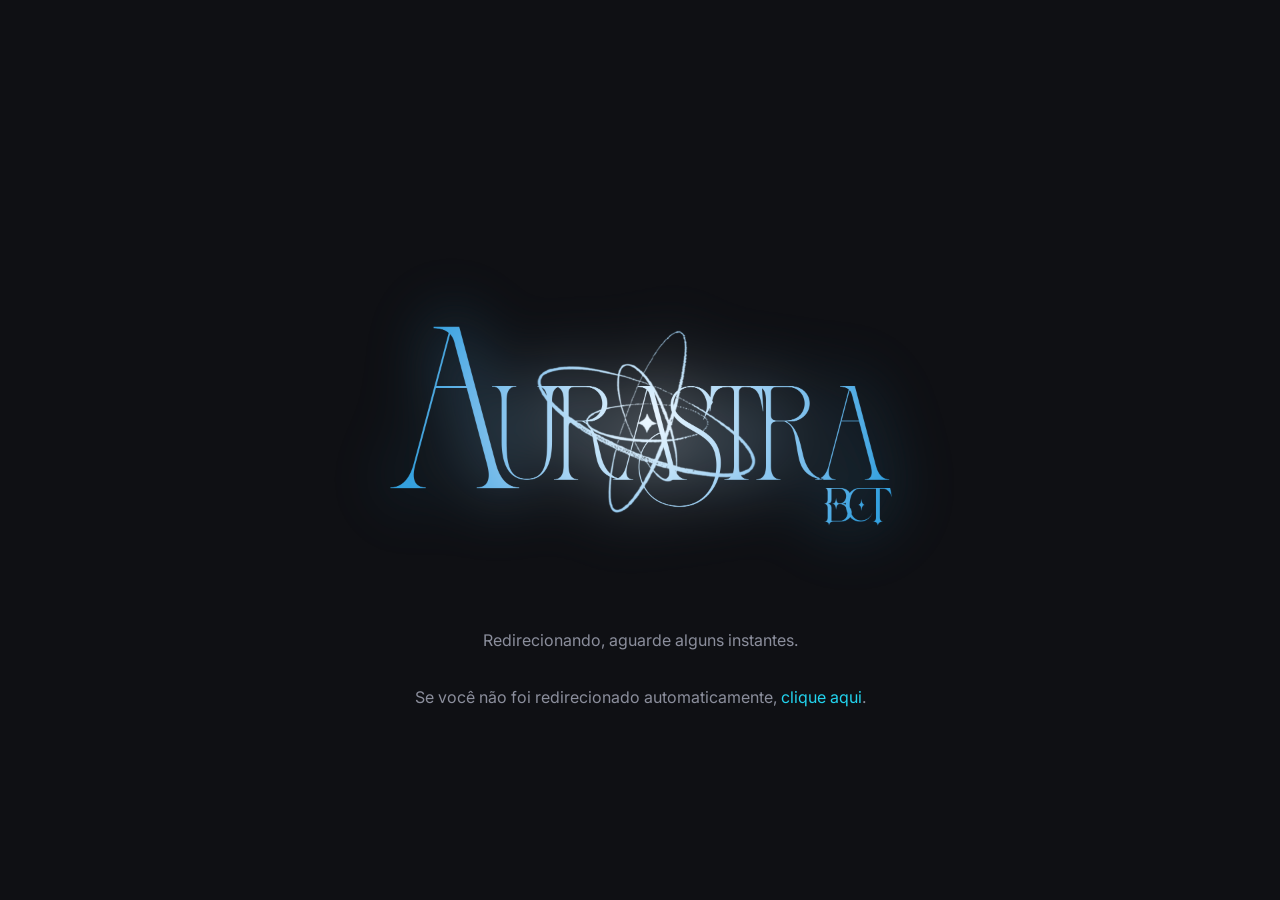
<file: index.html>
<!doctype html>
<html lang="en">

<head>
  <meta charset="utf-8" />
  <meta name="viewport" content="width=device-width, initial-scale=1" />
  <title>Aurastra</title>
  <link rel="preconnect" href="https://fonts.googleapis.com" />
  <link rel="preconnect" href="https://fonts.gstatic.com" crossorigin />
  <link rel="icon" type="image/x-icon" href="assets/icons/favicon.ico">
  <link
    href="https://fonts.googleapis.com/css2?family=Cinzel:wght@500;600;700;800&family=Inter:wght@400;500;600;700;800&family=JetBrains+Mono:wght@400;500&display=swap"
    rel="stylesheet" />
  <link href="css/style.css" rel="stylesheet">
  <meta http-equiv='refresh' content='1; URL=/wiki/index.html' />
  <style>
    .banner-page {
      min-height: 100vh;
      display: flex;
      flex-direction: column;
      align-items: center;
      justify-content: center;
    }

    .banner-page img {
      width: 50%;
      height: auto;
    }

    .p {
      font-family: 'Inter', sans-serif;
      margin-top: 1rem;
      color: var(--muted);
    }
  </style>
</head>
<body>
  <main class="banner-page">
    <img src="assets/images/banner.webp" alt="Aurastra banner">
    <p class="p">Redirecionando, aguarde alguns instantes.</p>
    <p class="p">Se você não foi redirecionado automaticamente, <a href="/wiki/index.html">clique aqui</a>.</p>
  </main>
</body>
</html>
</file>
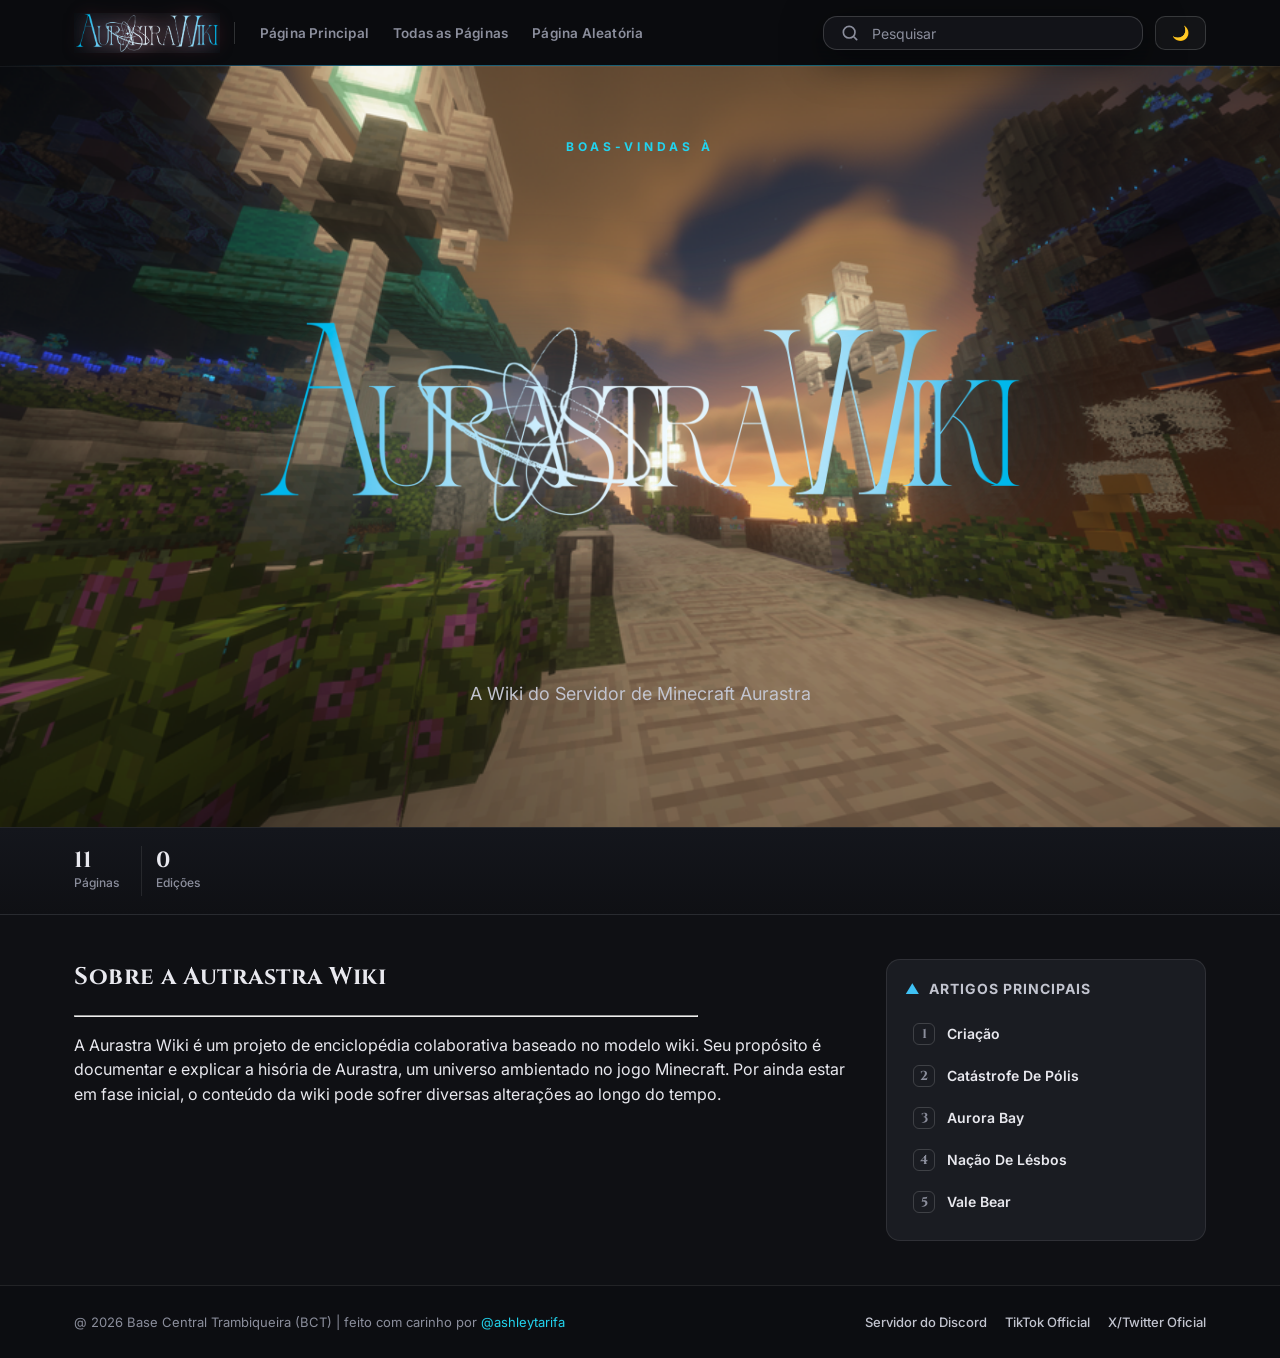
<file: wiki/index.html>
<!doctype html>
<html lang="en">

<head>
  <meta charset="utf-8" />
  <meta name="viewport" content="width=device-width, initial-scale=1" />
  <title>Aurastra Wiki</title>
  <link rel="preconnect" href="https://fonts.googleapis.com" />
  <link rel="preconnect" href="https://fonts.gstatic.com" crossorigin />
  <link rel="icon" type="image/x-icon" href="../assets/icons/favicon.ico">
  <link
    href="https://fonts.googleapis.com/css2?family=Cinzel:wght@500;600;700;800&family=Inter:wght@400;500;600;700;800&family=JetBrains+Mono:wght@400;500&display=swap"
    rel="stylesheet" />
  <link href="/css/style.css" rel="stylesheet">
  <style>
    .banner-page {
      display: flex;
      flex-direction: column;
      align-items: center;
      justify-content: center;
    }

    .banner-page img {
      width: 80%;
      height: auto;
    }
    </style>
</head>

<body>

  <!-- ============ TOP BAR ============ -->
  <header class="topbar">
    <div class="topbar__inner">
      <button class="nav-toggle" id="navToggle" aria-label="Open menu" aria-expanded="false" aria-controls="primaryNav">
        <span></span><span></span><span></span>
      </button>
      <a class="brand" href="#" aria-label="Verdant Empire Wiki home">
        <span class="brand__mark" aria-hidden="true">
          <img src="../assets/icons/topiconnew.png" alt="" height="40">
        </span>
      </a>
      <div class="topbar__divider" aria-hidden="true"></div>
      <nav class="primary-nav" id="primaryNav" aria-label="Primary">
        <a href="#">Página Principal</a>
        <a href="/wiki/Todas_As_Páginas/">Todas as Páginas</a>
        <a href="#" data-random-page>Página Aleatória</a>
      </nav>
      <form class="hero-search" id="searchForm" role="search" autocomplete="off">
        <div class="hero-search__field">
          <svg class="hero-search__icon" viewBox="0 0 24 24" width="20" height="20" aria-hidden="true">
            <circle cx="11" cy="11" r="7" fill="none" stroke="currentColor" stroke-width="2" />
            <path d="m20 20-3.2-3.2" stroke="currentColor" stroke-width="2" stroke-linecap="round" />
          </svg>
          <input type="search" id="searchInput" class="hero-search__input" placeholder="Pesquisar"
            aria-label="Pesquisar páginas da wiki"
            aria-expanded="false" aria-controls="searchPreview" role="combobox" aria-autocomplete="list" />
        </div>
        <ul class="search-preview" id="searchPreview" role="listbox" aria-label="Resultados da pesquisa" hidden></ul>
      </form>
      <div class="topbar__actions">
        <button class="btn btn--ghost" id="randomBtn" type="button">🌙</button>

      </div>
    </div>
  </header>


  <main id="main">
    <!-- ============ HERO ============ -->
    <section class="hero" id="top" aria-label="Verdant Empire">

      <div class="hero__content">
        <p class="hero__eyebrow">Boas-vindas à</p>
        <main class="banner-page"><img src="../assets/images/wiki.png"></main>
        <p class="hero__sub">
          A Wiki do Servidor de Minecraft Aurastra

        </p>


      </div>

    </section>

    <!-- ============ BARRA DE STATUS ============ -->
    <section class="stats" aria-label="Wiki statistics">
      <div class="stats__inner">
        <div class="stat"><span class="stat__num" data-count="11">0</span><span class="stat__label">Páginas</span></div>
        <div class="stat"><span class="stat__num" data-count="0">0</span><span class="stat__label">Edições</span></div>
        <!-- <div class="stat"><span class="stat__num" data-count="0">0</span><span class="stat__label">Editores</span></div> -->
      </div>
    </section>

    <div class="container layout">
      <div class="layout__main">

        <!-- =========== ARTIGO EM DESTAQUE ============ -->

        <!-- placeholder, remover quando tiver mais paginas 


        <section class="featured" id="featured" aria-label="Featured character">
          <div class="section-head">
            <h2 class="section-title">Artigo em Destaque</h2>
          </div>
          <hr style="width:80%;text-align:left;margin-left:0">
          <br>

          <article class="hl-card" id="hlCard" aria-live="polite">
            <div class="hl-card__art">
              <img id="hlImg" src="../assets/images/temp_featured.png" alt="Seraphine Vale" width="520" height="640">
            </div>
            <div class="hl-card__body">

              <h3 class="hl-card__name" id="hlName">O Corvo</h3>
              <p class="hl-card__role" id="hlRole">The Ashbound Heir · Wielder of the Glass Crown</p>
              <p class="hl-card__desc" id="hlDesc">
                Lorem ipsum dolor sit amet, consectetur adipiscing elit, sed do eiusmod tempor incididunt ut labore et
                dolore magna aliqua
              </p>
              <div class="hl-card__meta" id="hlMeta">
                <span><strong>Allegiance</strong> The Thornwood Pact</span>
                <span><strong>First seen</strong> Vol. I — Ashes of Vale</span>
                <span><strong>Status</strong> Alive (Reign of Glass)</span>
              </div>
              <div class="hl-card__actions">
                <a class="btn btn--primary" href="#" onclick="return false;">Ler artigo inteiro</a>
              </div>
            </div>
          </article>

          <div class="featured__dots" id="rotDots" role="tablist" aria-label="Featured selector"></div>
        </section>
        
        -->

        <!-- ============ categorias principais ============ -->

        <!-- placeholder, remover quando tiver mais paginas 
        <section class="lore" id="characters" aria-label="Explore the lore">
          <div class="section-head">
            <h2 class="section-title">Categorias Principais</h2>
            <a class="section-link" href="Todas_As_Páginas/index.html">Todas as páginas →</a>

          </div>
          <hr style="width:80%;text-align:left;margin-left:0">
          <br>
          <div class="lore__grid">
            <a class="lore-card" href="#characters" data-glow="rose" id="factions">
              <div class="lore-card__thumb"><img src="https://picsum.photos/seed/aurastra-characters/640/260" alt=""
                  loading="lazy"></div>
              <div class="lore-card__body">
                <h3 class="lore-card__title">Nações</h3>
                <p class="lore-card__desc">texto placeholder</p>
                <span class="lore-card__count">XX páginas</span>
              </div>
            </a>
            <a class="lore-card" href="#characters" data-glow="cyan">
              <div class="lore-card__thumb"><img src="https://picsum.photos/seed/aurastra-factions/640/260" alt=""
                  loading="lazy"></div>
              <div class="lore-card__body">
                <h3 class="lore-card__title">Selos</h3>
                <p class="lore-card__desc">texto placeholder</p>
                <span class="lore-card__count">XX pages</span>
              </div>
            </a>
            <a class="lore-card" href="#characters" data-glow="amber" id="locations">
              <div class="lore-card__thumb"><img src="https://picsum.photos/seed/aurastra-locations/640/260" alt=""
                  loading="lazy"></div>
              <div class="lore-card__body">
                <h3 class="lore-card__title">Conquistas</h3>
                <p class="lore-card__desc">texto placeholder</p>
                <span class="lore-card__count">XX páginas</span>
              </div>
            </a>
            <a class="lore-card" href="#characters" data-glow="violet">
              <div class="lore-card__thumb"><img src="https://picsum.photos/seed/aurastra-items/640/260" alt=""
                  loading="lazy"></div>
              <div class="lore-card__body">
                <h3 class="lore-card__title">Relíquias</h3>
                <p class="lore-card__desc">texto placeholder</p>
                <span class="lore-card__count">XX páginas</span>
              </div>
            </a>

          </div>
        -->
        </section>

        <section class="featured" id="featured" aria-label="Featured character">
          <div class="section-head">
            <h2 class="section-title">Sobre a Autrastra Wiki</h2>
            <div class="featured__nav">
            </div>
          </div>
          <hr style="width:80%;text-align:left;margin-left:0">
          <p>A Aurastra Wiki é um projeto de enciclopédia colaborativa baseado no modelo wiki.
            Seu propósito é documentar e explicar a hisória de Aurastra, um universo ambientado no jogo Minecraft.
            Por ainda estar em fase inicial, o conteúdo da wiki pode sofrer diversas alterações ao longo do tempo.</p>
        </section>
      </div>



      <!-- ============ BARRA DO LADO ============ -->
      <aside class="layout__rail" aria-label="Wiki activity">
        <section class="panel" id="trending">
          <h2 class="panel__title"><span class="panel__icon">▲</span>Artigos Principais</h2>
          <ol class="trend-list">
            <li><a href="Criação/"><span class="trend-list__rank">1</span><span class="trend-list__name">Criação</span></a></li>
            <li><a href="Catástrofe_De_Pólis/"><span class="trend-list__rank">2</span><span
                  class="trend-list__name">Catástrofe De Pólis</span></a></li>
            <li><a href="Aurora_Bay/"><span class="trend-list__rank">3</span><span class="trend-list__name">Aurora Bay</span></a>
            </li>
            <li><a href="Nação_De_Lésbos"><span class="trend-list__rank">4</span><span class="trend-list__name">Nação De Lésbos</span></a>
            </li>
            <li><a href="Vale_Bear/"><span class="trend-list__rank">5</span><span class="trend-list__name">Vale Bear</span></a></li>
          </ol>
        </section>
      </aside>
    </div>




  </main>

  <!-- ============ FOOTER ============ -->
  <footer class="footer">
    <div class="footer__inner">
      <p>@ 2026 Base Central Trambiqueira (BCT) | feito com carinho por <a href="https://ashleytarifa.github.io/"
          target="_blank">@ashleytarifa</a></p>
      <nav class="footer__links" aria-label="Footer">
        <a href="https://discord.gg/Tp44KXT7Qw" target="_blank">Servidor do Discord</a>
        <a href="https://www.tiktok.com/@aurastrabct" target="_blank">TikTok Official</a>
        <a href="https://x.com/ServerBaseCT" target="_blank">X/Twitter Oficial</a>
      </nav>
    </div>
  </footer>

  <div class="toast" id="toast" role="status" aria-live="polite"></div>
  <div class="nav-scrim" id="navScrim" hidden></div>
  <script src="../js/script.js"></script>
</body>

</html>
</file>
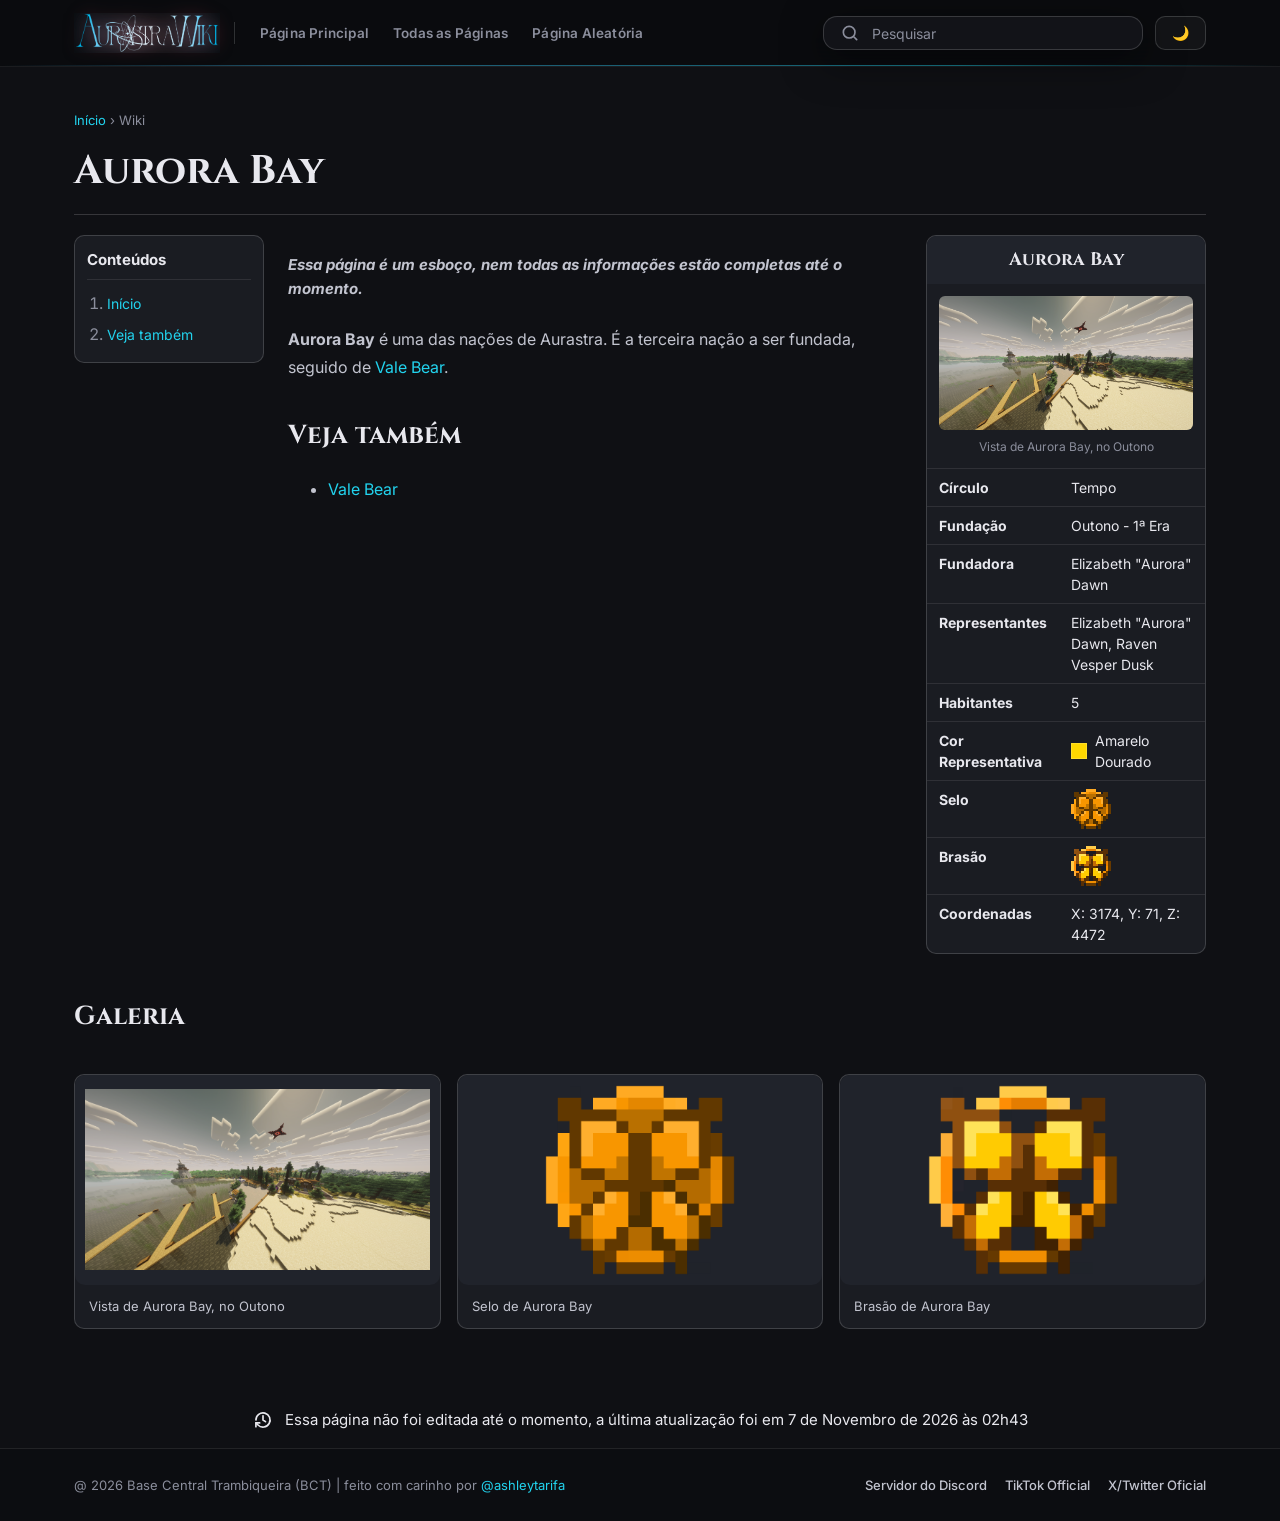
<file: wiki/Aurora_Bay/index.html>
<!doctype html>
<html lang="en">

<head>
  <meta charset="utf-8" />
  <meta name="viewport" content="width=device-width, initial-scale=1" />
  <title>Aurora Bay — Aurastra Wiki</title>
  <link rel="preconnect" href="https://fonts.googleapis.com" />
  <link rel="preconnect" href="https://fonts.gstatic.com" crossorigin />
  <link rel="icon" type="image/x-icon" href="../../assets/icons/favicon.ico">
  <link
    href="https://fonts.googleapis.com/css2?family=Cinzel:wght@500;600;700;800&family=Inter:wght@400;500;600;700;800&family=JetBrains+Mono:wght@400;500&display=swap"
    rel="stylesheet" />
  <link href="../../css/style.css" rel="stylesheet">
  <style>
    .article--wiki {
      max-width: 1180px;
      padding-bottom: 0;
    }

    .wiki-note {
      display: flex;
      align-items: center;
      gap: 8px;
      margin: 18px 0 24px;
      color: var(--ink-2);
      font-size: 15px;
      font-style: italic;
      line-height: 1.6;
    }

    .wiki-note svg {
      width: 18px;
      height: 18px;
      flex: none;
      color: var(--muted);
    }

    .wiki-update {
      display: flex;
      align-items: center;
      justify-content: center;
      gap: 12px;
      margin-top: 40px;
      padding: 16px 24px;
      background: var(--bg2);
      color: var(--ink);
      font-size: 15px;
      line-height: 1.5;
      text-align: center;
    }

    .wiki-update svg {
      width: 20px;
      height: 20px;
      flex: none;
    }

    .article__layout {
      display: grid;
      grid-template-columns: minmax(0, 1fr) 280px;
      gap: 28px;
      align-items: start;
    }

    .wiki-infobox {
      overflow: hidden;
      border: 1px solid var(--line-2);
      border-radius: var(--r-md);
      background: var(--panel);
    }

    .wiki-infobox h2 {
      margin: 0;
      padding: 10px 14px;
      color: var(--ink);
      background: var(--panel-2);
      font-family: var(--display);
      font-size: 18px;
      text-align: center;
    }

    .wiki-infobox figure {
      margin: 0;
      padding: 12px;
    }

    .wiki-infobox img {
      width: 100%;
      max-height: 360px;
      object-fit: cover;
      border-radius: var(--r-sm);
    }

    .wiki-infobox figcaption {
      margin-top: 8px;
      color: var(--muted);
      font-size: 12px;
      line-height: 1.5;
      text-align: center;
    }

    .wiki-infobox table {
      width: 100%;
      border-collapse: collapse;
      font-size: 14px;
      line-height: 1.5;
    }

    .wiki-infobox th,
    .wiki-infobox td {
      padding: 8px 12px;
      border-top: 1px solid var(--line);
      text-align: left;
      vertical-align: top;
    }

    .wiki-infobox th {
      width: 40%;
      color: var(--ink);
    }

    .wiki-color {
      display: inline-flex;
      align-items: center;
      gap: 8px;
    }

    .wiki-color__swatch {
      width: 16px;
      height: 16px;
      flex: none;
      border: 1px solid var(--line-2);
      background: #FFD700;
    }

    .wiki-infobox .wiki-seal {
      width: 40px;
      height: 40px;
      max-height: none;
      object-fit: contain;
      image-rendering: pixelated;
      border-radius: 0;
    }

    .wiki-gallery {
      margin-top: 40px;
    }

    .wiki-gallery h2 {
      margin-top: 0;
    }

    .wiki-gallery__grid {
      display: grid;
      grid-template-columns: repeat(auto-fit, minmax(min(100%, 220px), 1fr));
      gap: 16px;
    }

    .wiki-gallery__item {
      min-width: 0;
      margin: 0;
      overflow: hidden;
      border: 1px solid var(--line-2);
      border-radius: var(--r-md);
      background: var(--panel);
    }

    .wiki-gallery__item img {
      display: block;
      width: 100%;
      height: 210px;
      padding: 10px;
      object-fit: contain;
      background: var(--panel-2);
    }

    .wiki-gallery__item img:focus-visible {
      outline: 3px solid var(--accent);
      outline-offset: -3px;
    }

    .wiki-gallery__item figcaption {
      margin: 0;
      padding: 12px 14px;
      color: var(--ink-2);
      font-size: 13px;
      line-height: 1.5;
      text-align: left;
    }

    @media (max-width: 560px) {
      .article__layout {
        grid-template-columns: minmax(0, 1fr);
      }

      .wiki-update {
        padding: 14px 16px;
        font-size: 14px;
      }
    }
  </style>
</head>

<body>

  <!-- ============ TOP BAR ============ -->
  <header class="topbar">
    <div class="topbar__inner">
      <button class="nav-toggle" id="navToggle" aria-label="Open menu" aria-expanded="false" aria-controls="primaryNav">
        <span></span><span></span><span></span>
      </button>
      <a class="brand" href="../index.html" aria-label="Verdant Empire Wiki home">
        <span class="brand__mark" aria-hidden="true">
          <img src="../../assets/icons/topiconnew.png" alt="" height="40">
        </span>
      </a>
      <div class="topbar__divider" aria-hidden="true"></div>
      <nav class="primary-nav" id="primaryNav" aria-label="Primary">
        <a href="../index.html">Página Principal</a>
        <a href="/wiki/Todas_As_Páginas/">Todas as Páginas</a>
        <a href="#" data-random-page>Página Aleatória</a>
      </nav>
      <form class="hero-search" id="searchForm" role="search" autocomplete="off">
        <div class="hero-search__field">
          <svg class="hero-search__icon" viewBox="0 0 24 24" width="20" height="20" aria-hidden="true">
            <circle cx="11" cy="11" r="7" fill="none" stroke="currentColor" stroke-width="2" />
            <path d="m20 20-3.2-3.2" stroke="currentColor" stroke-width="2" stroke-linecap="round" />
          </svg>
          <input type="search" id="searchInput" class="hero-search__input" placeholder="Pesquisar"
            aria-label="Pesquisar páginas da wiki" aria-expanded="false" aria-controls="searchPreview" role="combobox"
            aria-autocomplete="list" />
        </div>
        <ul class="search-preview" id="searchPreview" role="listbox" aria-label="Resultados da pesquisa" hidden></ul>
      </form>
      <div class="topbar__actions">
        <button class="btn btn--ghost" id="randomBtn" type="button">🌙</button>

      </div>
    </div>
  </header>

  <main id="main">
    <article class="container article article--wiki">
      <p class="article__crumb"><a href="/">Início</a> › Wiki</p>
      <h1 class="article__title">Aurora Bay</h1>

      <div class="article__layout article__layout--wiki-toc-infobox">
        <div class="article__body">
          <blockquote class="wiki-note">
            <strong>Essa página é um esboço, nem todas as informações estão completas até o momento.</strong>
          </blockquote>
          <p><strong>Aurora Bay</strong> é uma das nações de Aurastra. É a terceira nação a ser fundada, seguido de <a href="../Vale_Bear/">Vale Bear</a>.</p>
          <h2>Veja também</h2>
          <ul>
            <li><a href="../Vale_Bear/">Vale Bear</a></li>
          </ul>
        </div>
        <aside class="wiki-infobox" aria-label="Informações sobre Aurora Bay">
          <h2>Aurora Bay</h2>
          <figure>
            <img src="../../assets/images/lugares/aurora_outono.png" alt="Vista de cima de Aurora Bay">
            <figcaption>Vista de Aurora Bay, no Outono</figcaption>
          </figure>
          <table>
            <tbody>
              <tr>
                <th scope="row">Círculo</th>
                <td>Tempo</td>
              </tr>
              <tr>
                <th scope="row">Fundação</th>
                <td>Outono - 1ª Era</td>
              </tr>
              <tr>
                <th scope="row">Fundadora</th>
                <td>Elizabeth "Aurora" Dawn</td>
              </tr>
              <tr>
                <th scope="row">Representantes</th>
                <td>Elizabeth "Aurora" Dawn, Raven Vesper Dusk</td>
              </tr>
              <tr>
                <th scope="row">Habitantes</th>
                <td>5</td>
              </tr>
              <tr>
                <th scope="row">Cor Representativa</th>
                <td>
                  <span class="wiki-color">
                    <span class="wiki-color__swatch" aria-hidden="true"></span>
                    <span>Amarelo Dourado</span>
                  </span>
                </td>
              </tr>
              <tr>
                <th scope="row">Selo</th>
                <td><img class="wiki-seal" src="../../assets/images/selos/auroraselo.png" alt="Selo de Vale Bear"
                    width="40" height="40"></td>
              </tr>
              <tr>
                <th scope="row">Brasão</th>
                <td><img class="wiki-seal" src="../../assets/images/selos/brasaoaurora.png" alt="Brasão de Vale Bear"
                    width="40" height="40"></td>
              </tr>
              <th scope="row">Coordenadas</th>
              <td>X: 3174, Y: 71, Z: 4472</td>
              </tr>
            </tbody>
          </table>
        </aside>
      </div>

      <section class="wiki-gallery article__body" aria-labelledby="wiki-gallery-title">
        <h2 id="wiki-gallery-title">Galeria</h2>
        <div class="wiki-gallery__grid">
          <figure class="wiki-gallery__item">
            <img src="../../assets/images/lugares/aurora_outono.png" alt="Vista de cima de Aurora Bay"
              data-caption="Vista de cima de Aurora Bay">
            <figcaption>Vista de Aurora Bay, no Outono</figcaption>
          </figure>
          <figure class="wiki-gallery__item">
            <img class="wiki-seal" src="../../assets/images/selos/auroraselo.png" alt="Selo de Aurora Bay"
              data-caption="Selo de Aurora Bay" width="40" height="40">
            <figcaption>Selo de Aurora Bay</figcaption>
          </figure>
          <figure class="wiki-gallery__item">
            <img class="wiki-seal" src="../../assets/images/selos/brasaoaurora.png" alt="Brasão de Aurora Bay"
              data-caption="Brasão de Aurora Bay" width="40" height="40">
            <figcaption>Brasão de Aurora Bay</figcaption>
          </figure>
        </div>
      </section>
    </article>

    <div class="wiki-update" role="note" aria-label="Informações de atualização da página">
      <svg viewBox="0 0 24 24" fill="none" aria-hidden="true">
        <path d="M3.5 12a8.5 8.5 0 1 1 2.49 6.01L3.5 15.5" stroke="currentColor" stroke-width="2" stroke-linecap="round"
          stroke-linejoin="round" />
        <path d="M3.5 20v-4.5H8M12 7v5l3 2" stroke="currentColor" stroke-width="2" stroke-linecap="round"
          stroke-linejoin="round" />
      </svg>
      <span>Essa página não foi editada até o momento, a última atualização foi em 7 de Novembro de 2026 às 02h43</span>
    </div>
  </main>

  <!-- ============ FOOTER ============ -->
  <footer class="footer">
    <div class="footer__inner">
      <p>@ 2026 Base Central Trambiqueira (BCT) | feito com carinho por <a href="https://ashleytarifa.github.io/"
          target="_blank">@ashleytarifa</a></p>
      <nav class="footer__links" aria-label="Footer">
        <a href="https://discord.gg/Tp44KXT7Qw" target="_blank">Servidor do Discord</a>
        <a href="https://www.tiktok.com/@aurastrabct" target="_blank">TikTok Official</a>
        <a href="https://x.com/ServerBaseCT" target="_blank">X/Twitter Oficial</a>
      </nav>
    </div>
  </footer>

  <div class="toast" id="toast" role="status" aria-live="polite"></div>
  <div class="nav-scrim" id="navScrim" hidden></div>
  <script src="../../js/script.js"></script>
</body>

</html>
</file>
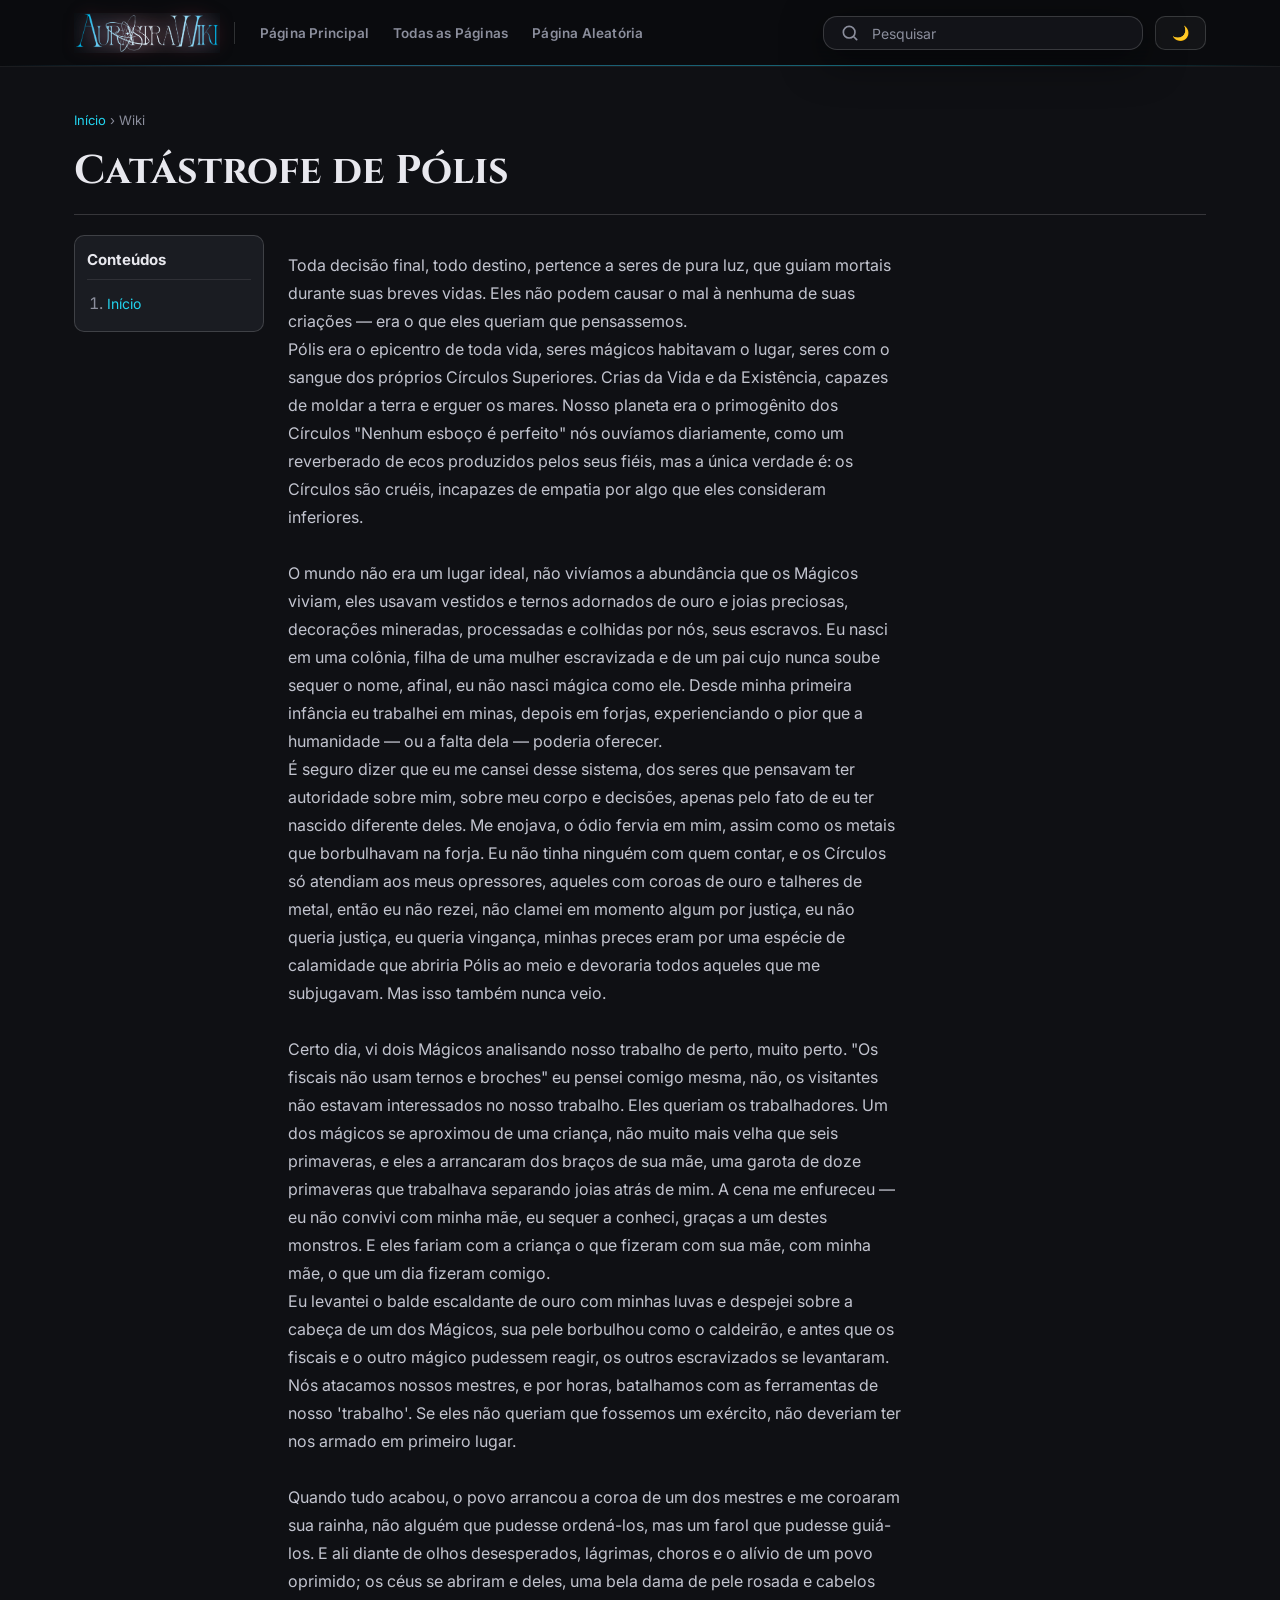
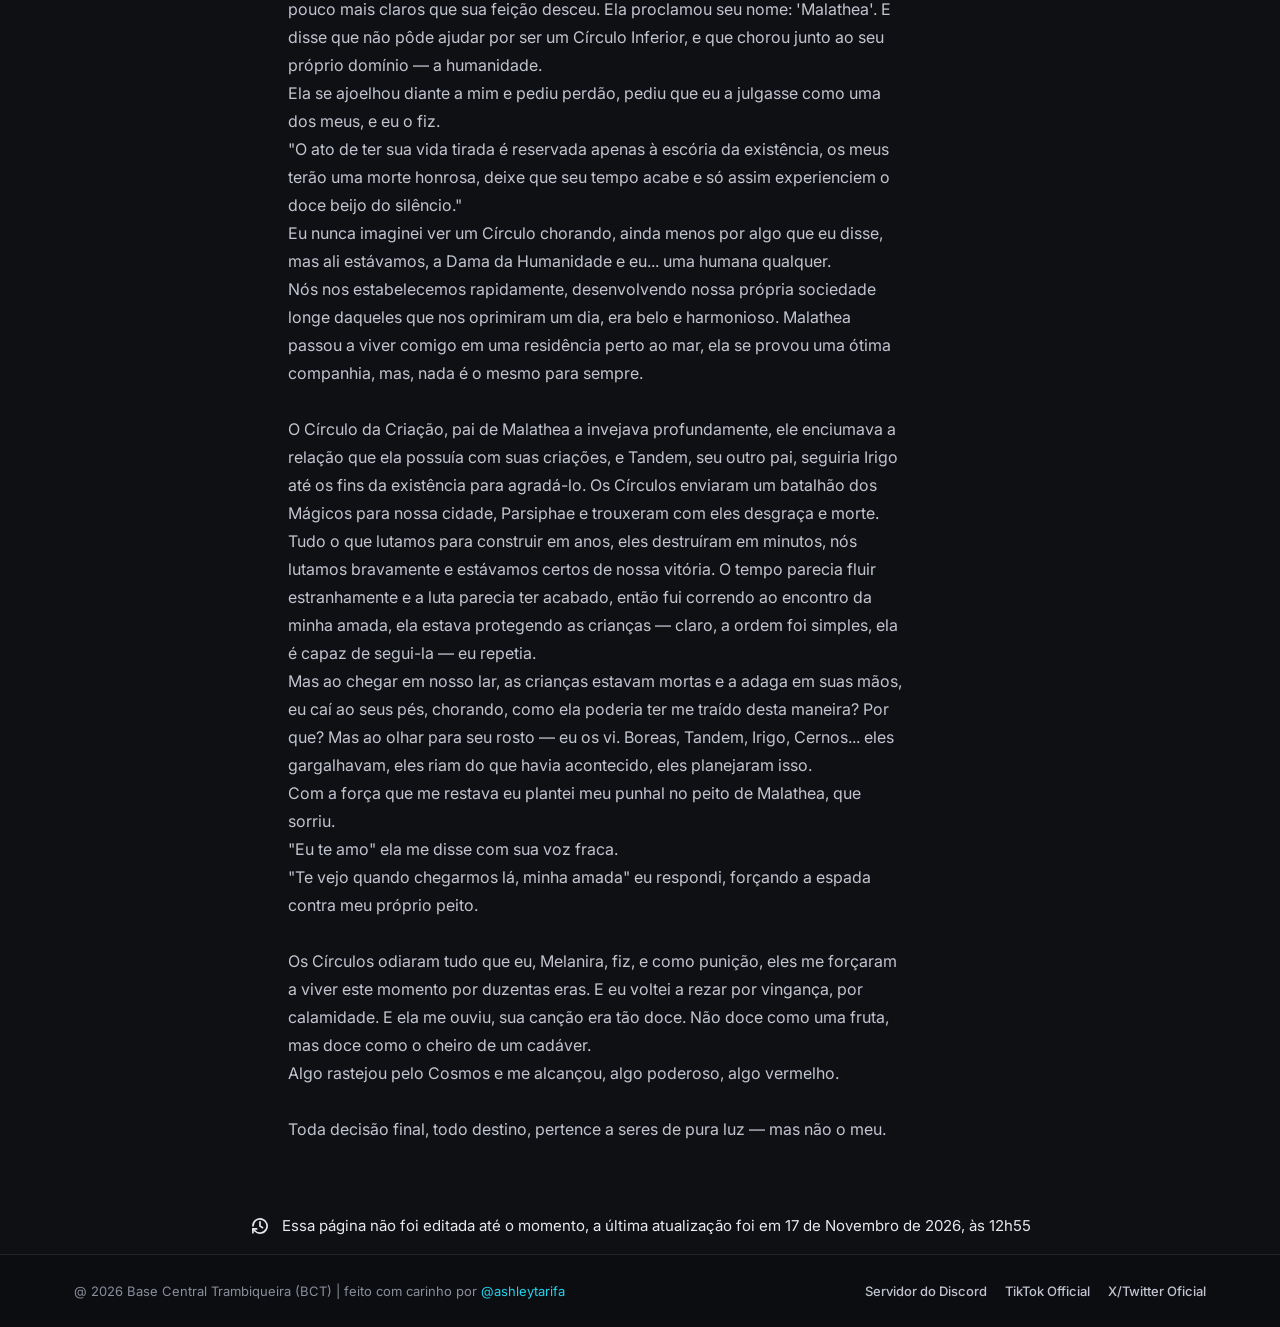
<file: wiki/Catástrofe_De_Pólis/index.html>
<!doctype html>
<html lang="en">

<head>
    <meta charset="utf-8" />
    <meta name="viewport" content="width=device-width, initial-scale=1" />
    <title>Catástrofe de Pólis — Aurastra Wiki</title>
    <link rel="preconnect" href="https://fonts.googleapis.com" />
    <link rel="preconnect" href="https://fonts.gstatic.com" crossorigin />
    <link rel="icon" type="image/x-icon" href="../../assets/icons/favicon.ico">
    <link
        href="https://fonts.googleapis.com/css2?family=Cinzel:wght@500;600;700;800&family=Inter:wght@400;500;600;700;800&family=JetBrains+Mono:wght@400;500&display=swap"
        rel="stylesheet" />
    <link href="../../css/style.css" rel="stylesheet">
    <style>
        .article--wiki {
            max-width: 1180px;
            padding-bottom: 0;
        }

        .wiki-note {
            display: flex;
            align-items: center;
            gap: 8px;
            margin: 18px 0 24px;
            color: var(--ink-2);
            font-size: 15px;
            font-style: italic;
            line-height: 1.6;
        }

        .wiki-note svg {
            width: 18px;
            height: 18px;
            flex: none;
            color: var(--muted);
        }

        .wiki-update {
            display: flex;
            align-items: center;
            justify-content: center;
            gap: 12px;
            margin-top: 40px;
            padding: 16px 24px;
            background: var(--bg2);
            color: var(--ink);
            font-size: 15px;
            line-height: 1.5;
            text-align: center;
        }

        .wiki-update svg {
            width: 20px;
            height: 20px;
            flex: none;
        }

        .article__layout {
            display: grid;
            grid-template-columns: minmax(0, 1fr) 280px;
            gap: 28px;
            align-items: start;
        }

        .wiki-infobox {
            overflow: hidden;
            border: 1px solid var(--line-2);
            border-radius: var(--r-md);
            background: var(--panel);
        }

        .wiki-infobox h2 {
            margin: 0;
            padding: 10px 14px;
            color: var(--ink);
            background: var(--panel-2);
            font-family: var(--display);
            font-size: 18px;
            text-align: center;
        }

        .wiki-infobox figure {
            margin: 0;
            padding: 12px;
        }

        .wiki-infobox img {
            width: 100%;
            max-height: 360px;
            object-fit: cover;
            border-radius: var(--r-sm);
        }

        .wiki-infobox figcaption {
            margin-top: 8px;
            color: var(--muted);
            font-size: 12px;
            line-height: 1.5;
            text-align: center;
        }

        .wiki-infobox table {
            width: 100%;
            border-collapse: collapse;
            font-size: 14px;
            line-height: 1.5;
        }

        .wiki-infobox th,
        .wiki-infobox td {
            padding: 8px 12px;
            border-top: 1px solid var(--line);
            text-align: left;
            vertical-align: top;
        }

        .wiki-infobox th {
            width: 40%;
            color: var(--ink);
        }

        .wiki-color {
            display: inline-flex;
            align-items: center;
            gap: 8px;
        }

        .wiki-color__swatch {
            width: 16px;
            height: 16px;
            flex: none;
            border: 1px solid var(--line-2);
            background: #ffffff;
        }

        .wiki-infobox .wiki-seal {
            width: 40px;
            height: 40px;
            max-height: none;
            object-fit: contain;
            image-rendering: pixelated;
            border-radius: 0;
        }

        .wiki-gallery {
            margin-top: 40px;
        }

        .wiki-gallery h2 {
            margin-top: 0;
        }

        .wiki-gallery__grid {
            display: grid;
            grid-template-columns: repeat(auto-fit, minmax(min(100%, 220px), 1fr));
            gap: 16px;
        }

        .wiki-gallery__item {
            min-width: 0;
            margin: 0;
            overflow: hidden;
            border: 1px solid var(--line-2);
            border-radius: var(--r-md);
            background: var(--panel);
        }

        .wiki-gallery__item img {
            display: block;
            width: 100%;
            height: 210px;
            padding: 10px;
            object-fit: contain;
            background: var(--panel-2);
        }

        .wiki-gallery__item img:focus-visible {
            outline: 3px solid var(--accent);
            outline-offset: -3px;
        }

        .wiki-gallery__item figcaption {
            margin: 0;
            padding: 12px 14px;
            color: var(--ink-2);
            font-size: 13px;
            line-height: 1.5;
            text-align: left;
        }

        @media (max-width: 560px) {
            .article__layout {
                grid-template-columns: minmax(0, 1fr);
            }

            .wiki-update {
                padding: 14px 16px;
                font-size: 14px;
            }
        }
    </style>
</head>

<body>

    <!-- ============ TOP BAR ============ -->
    <header class="topbar">
        <div class="topbar__inner">
            <button class="nav-toggle" id="navToggle" aria-label="Open menu" aria-expanded="false"
                aria-controls="primaryNav">
                <span></span><span></span><span></span>
            </button>
            <a class="brand" href="../index.html" aria-label="Verdant Empire Wiki home">
                <span class="brand__mark" aria-hidden="true">
                    <img src="../../assets/icons/topiconnew.png" alt="" height="40">
                </span>
            </a>
            <div class="topbar__divider" aria-hidden="true"></div>
            <nav class="primary-nav" id="primaryNav" aria-label="Primary">
                <a href="../index.html">Página Principal</a>
                <a href="/wiki/Todas_As_Páginas/">Todas as Páginas</a>
                <a href="#" data-random-page>Página Aleatória</a>
            </nav>
            <form class="hero-search" id="searchForm" role="search" autocomplete="off">
                <div class="hero-search__field">
                    <svg class="hero-search__icon" viewBox="0 0 24 24" width="20" height="20" aria-hidden="true">
                        <circle cx="11" cy="11" r="7" fill="none" stroke="currentColor" stroke-width="2" />
                        <path d="m20 20-3.2-3.2" stroke="currentColor" stroke-width="2" stroke-linecap="round" />
                    </svg>
                    <input type="search" id="searchInput" class="hero-search__input" placeholder="Pesquisar"
                        aria-label="Pesquisar páginas da wiki" aria-expanded="false" aria-controls="searchPreview"
                        role="combobox" aria-autocomplete="list" />
                </div>
                <ul class="search-preview" id="searchPreview" role="listbox" aria-label="Resultados da pesquisa" hidden>
                </ul>
            </form>
            <div class="topbar__actions">
                <button class="btn btn--ghost" id="randomBtn" type="button">🌙</button>

            </div>
        </div>
    </header>

    <main id="main">
        <article class="container article article--wiki">
            <p class="article__crumb"><a href="/">Início</a> › Wiki</p>
            <h1 class="article__title">Catástrofe de Pólis</h1>

            <div class="article__layout article__layout--wiki-toc-infobox">
                <div class="article__body">
                    <p>Toda decisão final, todo destino, pertence a seres de pura luz, que guiam mortais durante suas
                        breves vidas. Eles não podem causar o mal à nenhuma de suas criações — era o que eles queriam
                        que pensassemos.<br>
                        Pólis era o epicentro de toda vida, seres mágicos habitavam o lugar, seres com o sangue dos
                        próprios Círculos Superiores. Crias da Vida e da Existência, capazes de moldar a terra e erguer
                        os mares. Nosso planeta era o primogênito dos Círculos "Nenhum esboço é perfeito" nós ouvíamos
                        diariamente, como um reverberado de ecos produzidos pelos seus fiéis, mas a única verdade é: os
                        Círculos são cruéis, incapazes de empatia por algo que eles consideram inferiores.<br>
                        <br>
                        O mundo não era um lugar ideal, não vivíamos a abundância que os Mágicos viviam, eles usavam
                        vestidos e ternos adornados de ouro e joias preciosas, decorações mineradas, processadas e
                        colhidas por nós, seus escravos. Eu nasci em uma colônia, filha de uma mulher escravizada e de
                        um pai cujo nunca soube sequer o nome, afinal, eu não nasci mágica como ele. Desde minha
                        primeira infância eu trabalhei em minas, depois em forjas, experienciando o pior que a
                        humanidade — ou a falta dela — poderia oferecer.<br>
                        É seguro dizer que eu me cansei desse sistema, dos seres que pensavam ter autoridade sobre mim,
                        sobre meu corpo e decisões, apenas pelo fato de eu ter nascido diferente deles. Me enojava, o
                        ódio fervia em mim, assim como os metais que borbulhavam na forja. Eu não tinha ninguém com quem
                        contar, e os Círculos só atendiam aos meus opressores, aqueles com coroas de ouro e talheres de
                        metal, então eu não rezei, não clamei em momento algum por justiça, eu não queria justiça, eu
                        queria vingança, minhas preces eram por uma espécie de calamidade que abriria Pólis ao meio e
                        devoraria todos aqueles que me subjugavam. Mas isso também nunca veio.<br>
                        <br>
                        Certo dia, vi dois Mágicos analisando nosso trabalho de perto, muito perto. "Os fiscais não usam
                        ternos e broches" eu pensei comigo mesma, não, os visitantes não estavam interessados no nosso
                        trabalho. Eles queriam os trabalhadores.
                        Um dos mágicos se aproximou de uma criança, não muito mais velha que seis primaveras, e eles a
                        arrancaram dos braços de sua mãe, uma garota de doze primaveras que trabalhava separando joias
                        atrás de mim. A cena me enfureceu — eu não convivi com minha mãe, eu sequer a conheci, graças a
                        um destes monstros. E eles fariam com a criança o que fizeram com sua mãe, com minha mãe, o que
                        um dia fizeram comigo.<br>
                        Eu levantei o balde escaldante de ouro com minhas luvas e despejei sobre a cabeça de um dos
                        Mágicos, sua pele borbulhou como o caldeirão, e antes que os fiscais e o outro mágico pudessem
                        reagir, os outros escravizados se levantaram. Nós atacamos nossos mestres, e por horas,
                        batalhamos com as ferramentas de nosso 'trabalho'. Se eles não queriam que fossemos um exército,
                        não deveriam ter nos armado em primeiro lugar.<br>
                        <br>
                        Quando tudo acabou, o povo arrancou a coroa de um dos mestres e me coroaram sua rainha, não
                        alguém que pudesse ordená-los, mas um farol que pudesse guiá-los. E ali diante de olhos
                        desesperados, lágrimas, choros e o alívio de um povo oprimido; os céus se abriram e deles, uma
                        bela dama de pele rosada e cabelos pouco mais claros que sua feição desceu. Ela proclamou seu
                        nome: 'Malathea'. E disse que não pôde ajudar por ser um Círculo Inferior, e que chorou junto ao
                        seu próprio domínio — a humanidade. <br>
                        Ela se ajoelhou diante a mim e pediu perdão, pediu que eu a julgasse como uma dos meus, e eu o
                        fiz. <br>
                        "O ato de ter sua vida tirada é reservada apenas à escória da existência, os meus terão uma
                        morte honrosa, deixe que seu tempo acabe e só assim experienciem o doce beijo do silêncio." <br>
                        Eu nunca imaginei ver um Círculo chorando, ainda menos por algo que eu disse, mas ali estávamos,
                        a Dama da Humanidade e eu... uma humana qualquer.<br>
                        Nós nos estabelecemos rapidamente, desenvolvendo nossa própria sociedade longe daqueles que nos
                        oprimiram um dia, era belo e harmonioso. Malathea passou a viver comigo em uma residência perto
                        ao mar, ela se provou uma ótima companhia, mas, nada é o mesmo para sempre.<br>
                        <br>
                        O Círculo da Criação, pai de Malathea a invejava profundamente, ele enciumava a relação que ela
                        possuía com suas criações, e Tandem, seu outro pai, seguiria Irigo até os fins da existência
                        para agradá-lo. Os Círculos enviaram um batalhão dos Mágicos para nossa cidade, Parsiphae e
                        trouxeram com eles desgraça e morte.<br>
                        Tudo o que lutamos para construir em anos, eles destruíram em minutos, nós lutamos bravamente e
                        estávamos certos de nossa vitória. O tempo parecia fluir estranhamente e a luta parecia ter
                        acabado, então fui correndo ao encontro da minha amada, ela estava protegendo as crianças —
                        claro, a ordem foi simples, ela é capaz de segui-la — eu repetia. <br>
                        Mas ao chegar em nosso lar, as crianças estavam mortas e a adaga em suas mãos, eu caí ao seus
                        pés, chorando, como ela poderia ter me traído desta maneira? Por que? Mas ao olhar para seu
                        rosto — eu os vi. Boreas, Tandem, Irigo, Cernos... eles gargalhavam, eles riam do que havia
                        acontecido, eles planejaram isso.<br>
                        Com a força que me restava eu plantei meu punhal no peito de Malathea, que sorriu.<br>
                        "Eu te amo" ela me disse com sua voz fraca.<br>
                        "Te vejo quando chegarmos lá, minha amada" eu respondi, forçando a espada contra meu próprio
                        peito.<br>
                        <br>
                        Os Círculos odiaram tudo que eu, Melanira, fiz, e como punição, eles me forçaram a viver este
                        momento por duzentas eras. E eu voltei a rezar por vingança, por calamidade. E ela me ouviu, sua
                        canção era tão doce. Não doce como uma fruta, mas doce como o cheiro de um cadáver.<br>
                        Algo rastejou pelo Cosmos e me alcançou, algo poderoso, algo vermelho. <br>
                        <br>
                        Toda decisão final, todo destino, pertence a seres de pura luz — mas não o meu.
                    </p>
                </div>
            </div>
        </article>

        <div class="wiki-update" role="note" aria-label="Informações de atualização da página">
            <svg viewBox="0 0 24 24" fill="none" aria-hidden="true">
                <path d="M3.5 12a8.5 8.5 0 1 1 2.49 6.01L3.5 15.5" stroke="currentColor" stroke-width="2"
                    stroke-linecap="round" stroke-linejoin="round" />
                <path d="M3.5 20v-4.5H8M12 7v5l3 2" stroke="currentColor" stroke-width="2" stroke-linecap="round"
                    stroke-linejoin="round" />
            </svg>
            <span>Essa página não foi editada até o momento, a última atualização foi em 17 de Novembro de 2026, às
                12h55</span>
        </div>
    </main>

    <!-- ============ FOOTER ============ -->
    <footer class="footer">
        <div class="footer__inner">
            <p>@ 2026 Base Central Trambiqueira (BCT) | feito com carinho por <a href="https://ashleytarifa.github.io/"
                    target="_blank">@ashleytarifa</a></p>
            <nav class="footer__links" aria-label="Footer">
                <a href="https://discord.gg/Tp44KXT7Qw" target="_blank">Servidor do Discord</a>
                <a href="https://www.tiktok.com/@aurastrabct" target="_blank">TikTok Official</a>
                <a href="https://x.com/ServerBaseCT" target="_blank">X/Twitter Oficial</a>
            </nav>
        </div>
    </footer>

    <div class="toast" id="toast" role="status" aria-live="polite"></div>
    <div class="nav-scrim" id="navScrim" hidden></div>
    <script src="../../js/script.js"></script>
</body>

</html>
</file>
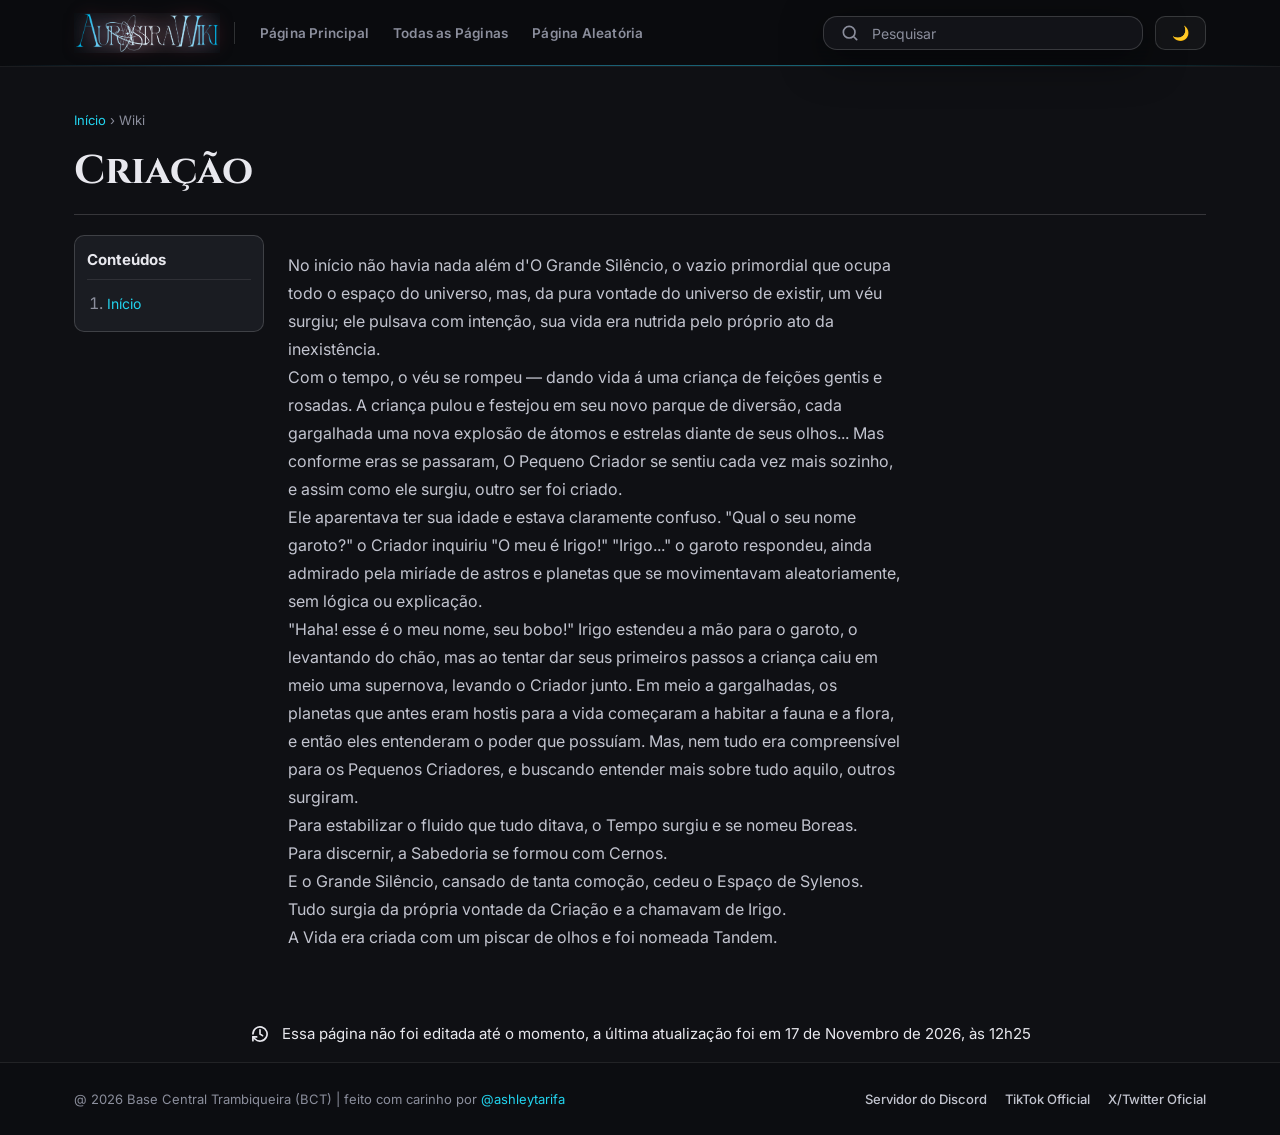
<file: wiki/Criação/index.html>
<!doctype html>
<html lang="en">

<head>
    <meta charset="utf-8" />
    <meta name="viewport" content="width=device-width, initial-scale=1" />
    <title>Criação — Aurastra Wiki</title>
    <link rel="preconnect" href="https://fonts.googleapis.com" />
    <link rel="preconnect" href="https://fonts.gstatic.com" crossorigin />
    <link rel="icon" type="image/x-icon" href="../../assets/icons/favicon.ico">
    <link
        href="https://fonts.googleapis.com/css2?family=Cinzel:wght@500;600;700;800&family=Inter:wght@400;500;600;700;800&family=JetBrains+Mono:wght@400;500&display=swap"
        rel="stylesheet" />
    <link href="../../css/style.css" rel="stylesheet">
    <style>
        .article--wiki {
            max-width: 1180px;
            padding-bottom: 0;
        }

        .wiki-note {
            display: flex;
            align-items: center;
            gap: 8px;
            margin: 18px 0 24px;
            color: var(--ink-2);
            font-size: 15px;
            font-style: italic;
            line-height: 1.6;
        }

        .wiki-note svg {
            width: 18px;
            height: 18px;
            flex: none;
            color: var(--muted);
        }

        .wiki-update {
            display: flex;
            align-items: center;
            justify-content: center;
            gap: 12px;
            margin-top: 40px;
            padding: 16px 24px;
            background: var(--bg2);
            color: var(--ink);
            font-size: 15px;
            line-height: 1.5;
            text-align: center;
        }

        .wiki-update svg {
            width: 20px;
            height: 20px;
            flex: none;
        }

        .article__layout {
            display: grid;
            grid-template-columns: minmax(0, 1fr) 280px;
            gap: 28px;
            align-items: start;
        }

        .wiki-infobox {
            overflow: hidden;
            border: 1px solid var(--line-2);
            border-radius: var(--r-md);
            background: var(--panel);
        }

        .wiki-infobox h2 {
            margin: 0;
            padding: 10px 14px;
            color: var(--ink);
            background: var(--panel-2);
            font-family: var(--display);
            font-size: 18px;
            text-align: center;
        }

        .wiki-infobox figure {
            margin: 0;
            padding: 12px;
        }

        .wiki-infobox img {
            width: 100%;
            max-height: 360px;
            object-fit: cover;
            border-radius: var(--r-sm);
        }

        .wiki-infobox figcaption {
            margin-top: 8px;
            color: var(--muted);
            font-size: 12px;
            line-height: 1.5;
            text-align: center;
        }

        .wiki-infobox table {
            width: 100%;
            border-collapse: collapse;
            font-size: 14px;
            line-height: 1.5;
        }

        .wiki-infobox th,
        .wiki-infobox td {
            padding: 8px 12px;
            border-top: 1px solid var(--line);
            text-align: left;
            vertical-align: top;
        }

        .wiki-infobox th {
            width: 40%;
            color: var(--ink);
        }

        .wiki-color {
            display: inline-flex;
            align-items: center;
            gap: 8px;
        }

        .wiki-color__swatch {
            width: 16px;
            height: 16px;
            flex: none;
            border: 1px solid var(--line-2);
            background: #ffffff;
        }

        .wiki-infobox .wiki-seal {
            width: 40px;
            height: 40px;
            max-height: none;
            object-fit: contain;
            image-rendering: pixelated;
            border-radius: 0;
        }

        .wiki-gallery {
            margin-top: 40px;
        }

        .wiki-gallery h2 {
            margin-top: 0;
        }

        .wiki-gallery__grid {
            display: grid;
            grid-template-columns: repeat(auto-fit, minmax(min(100%, 220px), 1fr));
            gap: 16px;
        }

        .wiki-gallery__item {
            min-width: 0;
            margin: 0;
            overflow: hidden;
            border: 1px solid var(--line-2);
            border-radius: var(--r-md);
            background: var(--panel);
        }

        .wiki-gallery__item img {
            display: block;
            width: 100%;
            height: 210px;
            padding: 10px;
            object-fit: contain;
            background: var(--panel-2);
        }

        .wiki-gallery__item img:focus-visible {
            outline: 3px solid var(--accent);
            outline-offset: -3px;
        }

        .wiki-gallery__item figcaption {
            margin: 0;
            padding: 12px 14px;
            color: var(--ink-2);
            font-size: 13px;
            line-height: 1.5;
            text-align: left;
        }

        @media (max-width: 560px) {
            .article__layout {
                grid-template-columns: minmax(0, 1fr);
            }

            .wiki-update {
                padding: 14px 16px;
                font-size: 14px;
            }
        }
    </style>
</head>

<body>

    <!-- ============ TOP BAR ============ -->
    <header class="topbar">
        <div class="topbar__inner">
            <button class="nav-toggle" id="navToggle" aria-label="Open menu" aria-expanded="false"
                aria-controls="primaryNav">
                <span></span><span></span><span></span>
            </button>
            <a class="brand" href="../index.html" aria-label="Verdant Empire Wiki home">
                <span class="brand__mark" aria-hidden="true">
                    <img src="../../assets/icons/topiconnew.png" alt="" height="40">
                </span>
            </a>
            <div class="topbar__divider" aria-hidden="true"></div>
            <nav class="primary-nav" id="primaryNav" aria-label="Primary">
                <a href="../index.html">Página Principal</a>
                <a href="/wiki/Todas_As_Páginas/">Todas as Páginas</a>
                <a href="#" data-random-page>Página Aleatória</a>
            </nav>
            <form class="hero-search" id="searchForm" role="search" autocomplete="off">
                <div class="hero-search__field">
                    <svg class="hero-search__icon" viewBox="0 0 24 24" width="20" height="20" aria-hidden="true">
                        <circle cx="11" cy="11" r="7" fill="none" stroke="currentColor" stroke-width="2" />
                        <path d="m20 20-3.2-3.2" stroke="currentColor" stroke-width="2" stroke-linecap="round" />
                    </svg>
                    <input type="search" id="searchInput" class="hero-search__input" placeholder="Pesquisar"
                        aria-label="Pesquisar páginas da wiki" aria-expanded="false" aria-controls="searchPreview"
                        role="combobox" aria-autocomplete="list" />
                </div>
                <ul class="search-preview" id="searchPreview" role="listbox" aria-label="Resultados da pesquisa" hidden>
                </ul>
            </form>
            <div class="topbar__actions">
                <button class="btn btn--ghost" id="randomBtn" type="button">🌙</button>

            </div>
        </div>
    </header>

    <main id="main">
        <article class="container article article--wiki">
            <p class="article__crumb"><a href="/">Início</a> › Wiki</p>
            <h1 class="article__title">Criação</h1>

            <div class="article__layout article__layout--wiki-toc-infobox">
                <div class="article__body">
                    <p>No início não havia nada além d'O Grande Silêncio, o vazio primordial que ocupa todo o espaço do
                        universo, mas, da pura vontade do universo de existir, um véu surgiu; ele pulsava com intenção,
                        sua vida era nutrida pelo próprio ato da inexistência.<br>Com o tempo, o véu se rompeu — dando
                        vida á uma criança de feições gentis e rosadas. A criança pulou e festejou em seu novo parque de
                        diversão, cada gargalhada uma nova explosão de átomos e estrelas diante de seus olhos... Mas
                        conforme eras se passaram, O Pequeno Criador se sentiu cada vez mais sozinho, e assim como ele
                        surgiu, outro ser foi criado.<br>Ele aparentava ter sua idade e estava claramente confuso.
                        "Qual o seu nome garoto?" o Criador inquiriu "O meu é Irigo!"
                        "Irigo..." o garoto respondeu, ainda admirado pela miríade de astros e planetas que se
                        movimentavam aleatoriamente, sem lógica ou explicação.<br>"Haha! esse é o meu nome, seu bobo!"
                        Irigo estendeu a mão para o garoto, o levantando do chão, mas ao tentar dar seus primeiros
                        passos a criança caiu em meio uma supernova, levando o Criador junto. Em meio a gargalhadas, os
                        planetas que antes eram hostis para a vida começaram a habitar a fauna e a flora, e então eles
                        entenderam o poder que possuíam. Mas, nem tudo era compreensível para os Pequenos Criadores, e
                        buscando entender mais sobre tudo aquilo, outros surgiram.<br>Para estabilizar o fluido que tudo
                        ditava, o Tempo surgiu e se nomeu Boreas.<br>Para discernir, a Sabedoria se formou com
                        Cernos.<br>E o Grande Silêncio, cansado de tanta comoção, cedeu o Espaço de Sylenos.<br>Tudo
                        surgia da própria vontade da Criação e a chamavam de Irigo.<br>A Vida era criada com um piscar
                        de olhos e foi nomeada Tandem.
                    </p>
                </div>
            </div>
        </article>

        <div class="wiki-update" role="note" aria-label="Informações de atualização da página">
            <svg viewBox="0 0 24 24" fill="none" aria-hidden="true">
                <path d="M3.5 12a8.5 8.5 0 1 1 2.49 6.01L3.5 15.5" stroke="currentColor" stroke-width="2"
                    stroke-linecap="round" stroke-linejoin="round" />
                <path d="M3.5 20v-4.5H8M12 7v5l3 2" stroke="currentColor" stroke-width="2" stroke-linecap="round"
                    stroke-linejoin="round" />
            </svg>
            <span>Essa página não foi editada até o momento, a última atualização foi em 17 de Novembro de 2026, às
                12h25</span>
        </div>
    </main>

    <!-- ============ FOOTER ============ -->
    <footer class="footer">
        <div class="footer__inner">
            <p>@ 2026 Base Central Trambiqueira (BCT) | feito com carinho por <a href="https://ashleytarifa.github.io/"
                    target="_blank">@ashleytarifa</a></p>
            <nav class="footer__links" aria-label="Footer">
                <a href="https://discord.gg/Tp44KXT7Qw" target="_blank">Servidor do Discord</a>
                <a href="https://www.tiktok.com/@aurastrabct" target="_blank">TikTok Official</a>
                <a href="https://x.com/ServerBaseCT" target="_blank">X/Twitter Oficial</a>
            </nav>
        </div>
    </footer>

    <div class="toast" id="toast" role="status" aria-live="polite"></div>
    <div class="nav-scrim" id="navScrim" hidden></div>
    <script src="../../js/script.js"></script>
</body>

</html>
</file>
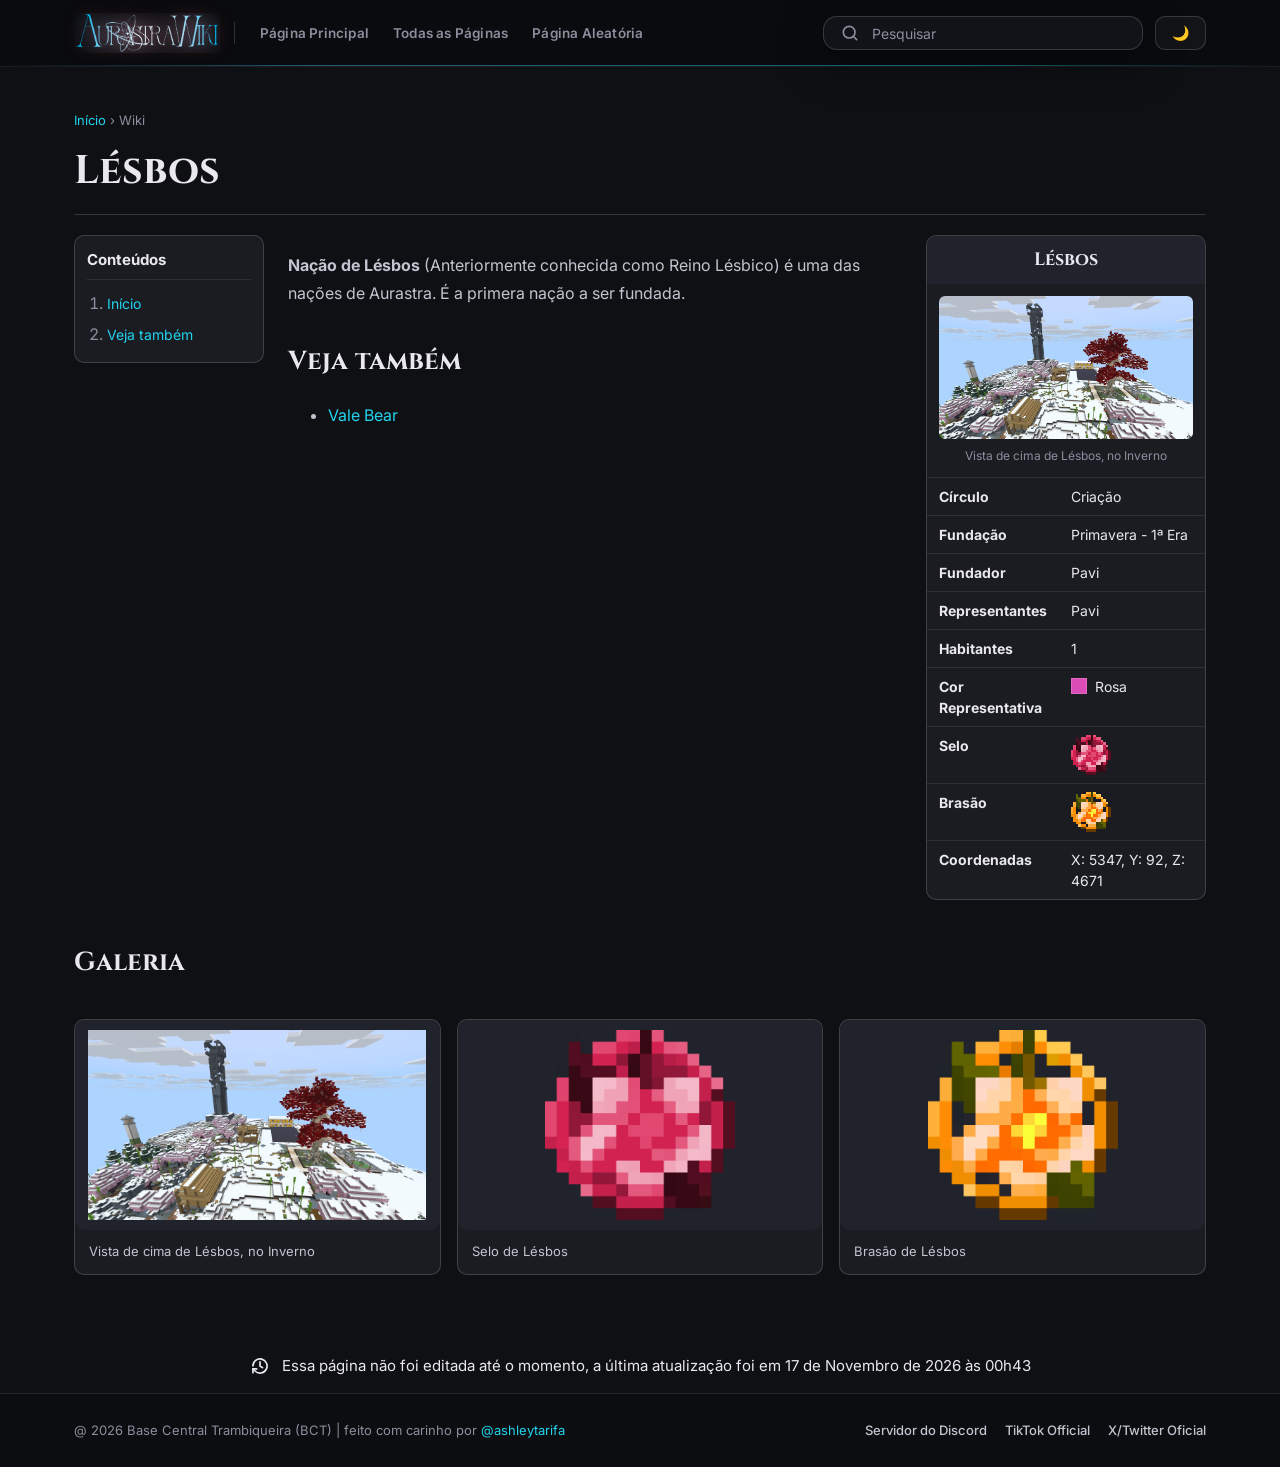
<file: wiki/Nação_De_Lésbos/index.html>
<!doctype html>
<html lang="en">

<head>
  <meta charset="utf-8" />
  <meta name="viewport" content="width=device-width, initial-scale=1" />
  <title>Lésbos — Aurastra Wiki</title>
  <link rel="preconnect" href="https://fonts.googleapis.com" />
  <link rel="preconnect" href="https://fonts.gstatic.com" crossorigin />
  <link rel="icon" type="image/x-icon" href="../../assets/icons/favicon.ico">
  <link
    href="https://fonts.googleapis.com/css2?family=Cinzel:wght@500;600;700;800&family=Inter:wght@400;500;600;700;800&family=JetBrains+Mono:wght@400;500&display=swap"
    rel="stylesheet" />
  <link href="../../css/style.css" rel="stylesheet">
  <style>
    .article--wiki {
      max-width: 1180px;
      padding-bottom: 0;
    }

    .wiki-note {
      display: flex;
      align-items: center;
      gap: 8px;
      margin: 18px 0 24px;
      color: var(--ink-2);
      font-size: 15px;
      font-style: italic;
      line-height: 1.6;
    }

    .wiki-note svg {
      width: 18px;
      height: 18px;
      flex: none;
      color: var(--muted);
    }

    .wiki-update {
      display: flex;
      align-items: center;
      justify-content: center;
      gap: 12px;
      margin-top: 40px;
      padding: 16px 24px;
      background: var(--bg2);
      color:  var(--ink);
      font-size: 15px;
      line-height: 1.5;
      text-align: center;
    }

    .wiki-update svg {
      width: 20px;
      height: 20px;
      flex: none;
    }

    .article__layout {
      display: grid;
      grid-template-columns: minmax(0, 1fr) 280px;
      gap: 28px;
      align-items: start;
    }

    .wiki-infobox {
      overflow: hidden;
      border: 1px solid var(--line-2);
      border-radius: var(--r-md);
      background: var(--panel);
    }

    .wiki-infobox h2 {
      margin: 0;
      padding: 10px 14px;
      color: var(--ink);
      background: var(--panel-2);
      font-family: var(--display);
      font-size: 18px;
      text-align: center;
    }

    .wiki-infobox figure {
      margin: 0;
      padding: 12px;
    }

    .wiki-infobox img {
      width: 100%;
      max-height: 360px;
      object-fit: cover;
      border-radius: var(--r-sm);
    }

    .wiki-infobox figcaption {
      margin-top: 8px;
      color: var(--muted);
      font-size: 12px;
      line-height: 1.5;
      text-align: center;
    }

    .wiki-infobox table {
      width: 100%;
      border-collapse: collapse;
      font-size: 14px;
      line-height: 1.5;
    }

    .wiki-infobox th,
    .wiki-infobox td {
      padding: 8px 12px;
      border-top: 1px solid var(--line);
      text-align: left;
      vertical-align: top;
    }

    .wiki-infobox th {
      width: 40%;
      color: var(--ink);
    }

    .wiki-color {
      display: inline-flex;
      align-items: center;
      gap: 8px;
    }

    .wiki-color__swatch {
      width: 16px;
      height: 16px;
      flex: none;
      border: 1px solid var(--line-2);
      background: #db4cb7;
    }

    .wiki-infobox .wiki-seal {
      width: 40px;
      height: 40px;
      max-height: none;
      object-fit: contain;
      image-rendering: pixelated;
      border-radius: 0;
    }

    .wiki-gallery {
      margin-top: 40px;
    }

    .wiki-gallery h2 {
      margin-top: 0;
    }

    .wiki-gallery__grid {
      display: grid;
      grid-template-columns: repeat(auto-fit, minmax(min(100%, 220px), 1fr));
      gap: 16px;
    }

    .wiki-gallery__item {
      min-width: 0;
      margin: 0;
      overflow: hidden;
      border: 1px solid var(--line-2);
      border-radius: var(--r-md);
      background: var(--panel);
    }

    .wiki-gallery__item img {
      display: block;
      width: 100%;
      height: 210px;
      padding: 10px;
      object-fit: contain;
      background: var(--panel-2);
    }

    .wiki-gallery__item img:focus-visible {
      outline: 3px solid var(--accent);
      outline-offset: -3px;
    }

    .wiki-gallery__item figcaption {
      margin: 0;
      padding: 12px 14px;
      color: var(--ink-2);
      font-size: 13px;
      line-height: 1.5;
      text-align: left;
    }

    @media (max-width: 560px) {
      .article__layout {
        grid-template-columns: minmax(0, 1fr);
      }

      .wiki-update {
        padding: 14px 16px;
        font-size: 14px;
      }
    }
  </style>
</head>

<body>

  <!-- ============ TOP BAR ============ -->
  <header class="topbar">
    <div class="topbar__inner">
      <button class="nav-toggle" id="navToggle" aria-label="Open menu" aria-expanded="false" aria-controls="primaryNav">
        <span></span><span></span><span></span>
      </button>
      <a class="brand" href="../index.html" aria-label="Verdant Empire Wiki home">
        <span class="brand__mark" aria-hidden="true">
          <img src="../../assets/icons/topiconnew.png" alt="" height="40">
        </span>
      </a>
      <div class="topbar__divider" aria-hidden="true"></div>
      <nav class="primary-nav" id="primaryNav" aria-label="Primary">
        <a href="../index.html">Página Principal</a>
        <a href="/wiki/Todas_As_Páginas/">Todas as Páginas</a>
        <a href="#" data-random-page>Página Aleatória</a>
      </nav>
      <form class="hero-search" id="searchForm" role="search" autocomplete="off">
        <div class="hero-search__field">
          <svg class="hero-search__icon" viewBox="0 0 24 24" width="20" height="20" aria-hidden="true">
            <circle cx="11" cy="11" r="7" fill="none" stroke="currentColor" stroke-width="2" />
            <path d="m20 20-3.2-3.2" stroke="currentColor" stroke-width="2" stroke-linecap="round" />
          </svg>
          <input type="search" id="searchInput" class="hero-search__input" placeholder="Pesquisar"
            aria-label="Pesquisar páginas da wiki" aria-expanded="false" aria-controls="searchPreview" role="combobox"
            aria-autocomplete="list" />
        </div>
        <ul class="search-preview" id="searchPreview" role="listbox" aria-label="Resultados da pesquisa" hidden></ul>
      </form>
      <div class="topbar__actions">
        <button class="btn btn--ghost" id="randomBtn" type="button">🌙</button>

      </div>
    </div>
  </header>

  <main id="main">
    <article class="container article article--wiki">
      <p class="article__crumb"><a href="/">Início</a> › Wiki</p>
      <h1 class="article__title">Lésbos</h1>

      <div class="article__layout article__layout--wiki-toc-infobox">
        <div class="article__body">
          <p><strong>Nação de Lésbos</strong> (Anteriormente conhecida como Reino Lésbico) é uma das nações de Aurastra. É a primera nação a ser fundada.</p>

                    <h2>Veja também</h2>
          <ul>
            <li><a href="../Vale_Bear/">Vale Bear</a></li>
          </ul>

        </div>
        <aside class="wiki-infobox" aria-label="Informações sobre Lésbos">
          <h2>Lésbos</h2>
          <figure>
            <img src="../../assets/images/lugares/lesbos_inverno.png" alt="Vista de cima de Lésbos, no Inverno">
            <figcaption>Vista de cima de Lésbos, no Inverno</figcaption>
          </figure>
          <table>
            <tbody>
              <tr>
                <th scope="row">Círculo</th>
                <td>Criação</td>
              </tr>
              <tr>
                <th scope="row">Fundação</th>
                <td>Primavera - 1ª Era</td>
              </tr>
              <tr>
                <th scope="row">Fundador</th>
                <td>Pavi</td>
              </tr>
              <tr>
                <th scope="row">Representantes</th>
                <td>Pavi</td>
              </tr>
              <tr>
                <th scope="row">Habitantes</th>
                <td>1</td>
              </tr>
              <tr>
                <th scope="row">Cor Representativa</th>
                <td>
                  <span class="wiki-color">
                    <span class="wiki-color__swatch" aria-hidden="true"></span>
                    <span>Rosa</span>
                  </span>
                </td>
              </tr>
              <tr>
                <th scope="row">Selo</th>
                <td><img class="wiki-seal" src="../../assets/images/selos/lesboselo.png" alt="Selo de Vale Bear"
                    width="40" height="40"></td>
              </tr>
              <tr>
                <th scope="row">Brasão</th>
                <td><img class="wiki-seal" src="../../assets/images/selos/brasaolesbo.png" alt="Brasão de Vale Bear"
                    width="40" height="40"></td>
              </tr>
              <th scope="row">Coordenadas</th>
              <td>X: 5347, Y: 92, Z: 4671</td>
              </tr>
            </tbody>
            
          </table>
        </aside>
      </div>

      <section class="wiki-gallery article__body" aria-labelledby="wiki-gallery-title">
        <h2 id="wiki-gallery-title">Galeria</h2>
        <div class="wiki-gallery__grid">
          <figure class="wiki-gallery__item">
            <img src="../../assets/images/lugares/lesbos_inverno.png" alt="Vista de cima de Lésbos, no Inverno"
              data-caption="Vista de cima de Lésbos, no Inverno">
            <figcaption>Vista de cima de Lésbos, no Inverno</figcaption>
          </figure>
          <figure class="wiki-gallery__item">
            <img class="wiki-seal" src="../../assets/images/selos/lesboselo.png" alt="Selo de Lésbos"
              data-caption="Selo de Lésbos" width="40" height="40">
            <figcaption>Selo de Lésbos</figcaption>
          </figure>
          <figure class="wiki-gallery__item">
            <img class="wiki-seal" src="../../assets/images/selos/brasaolesbo.png" alt="Brasão de Lésbos"
              data-caption="Brasão de Lésbos" width="40" height="40">
            <figcaption>Brasão de Lésbos</figcaption>
          </figure>
        </div>
      </section>
    </article>

    <div class="wiki-update" role="note" aria-label="Informações de atualização da página">
      <svg viewBox="0 0 24 24" fill="none" aria-hidden="true">
        <path d="M3.5 12a8.5 8.5 0 1 1 2.49 6.01L3.5 15.5" stroke="currentColor" stroke-width="2"
          stroke-linecap="round" stroke-linejoin="round" />
        <path d="M3.5 20v-4.5H8M12 7v5l3 2" stroke="currentColor" stroke-width="2" stroke-linecap="round"
          stroke-linejoin="round" />
      </svg>
      <span>Essa página não foi editada até o momento, a última atualização foi em 17 de Novembro de 2026 às 00h43</span>
    </div>
  </main>

  <!-- ============ FOOTER ============ -->
  <footer class="footer">
    <div class="footer__inner">
      <p>@ 2026 Base Central Trambiqueira (BCT) | feito com carinho por <a href="https://ashleytarifa.github.io/"
          target="_blank">@ashleytarifa</a></p>
      <nav class="footer__links" aria-label="Footer">
        <a href="https://discord.gg/Tp44KXT7Qw" target="_blank">Servidor do Discord</a>
        <a href="https://www.tiktok.com/@aurastrabct" target="_blank">TikTok Official</a>
        <a href="https://x.com/ServerBaseCT" target="_blank">X/Twitter Oficial</a>
      </nav>
    </div>
  </footer>

  <div class="toast" id="toast" role="status" aria-live="polite"></div>
  <div class="nav-scrim" id="navScrim" hidden></div>
  <script src="../../js/script.js"></script>
</body>

</html>
</file>
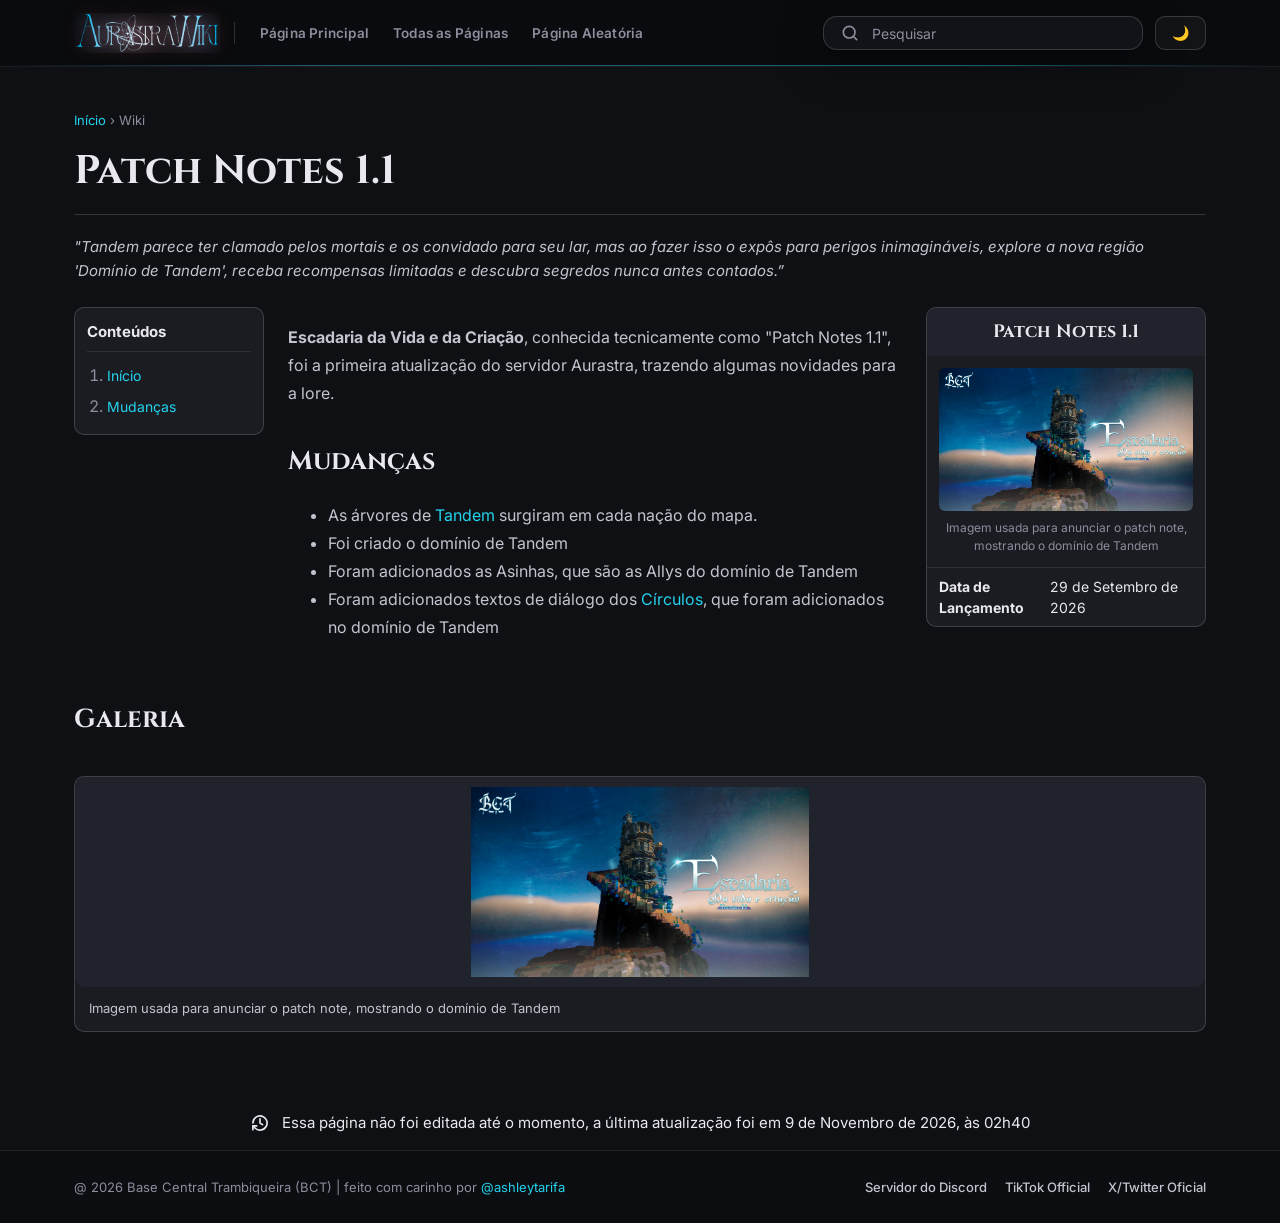
<file: wiki/Patch_Notes_1.1/index.html>
<!doctype html>
<html lang="en">

<head>
    <meta charset="utf-8" />
    <meta name="viewport" content="width=device-width, initial-scale=1" />
    <title>Patch Notes 1.1 — Aurastra Wiki</title>
    <link rel="preconnect" href="https://fonts.googleapis.com" />
    <link rel="preconnect" href="https://fonts.gstatic.com" crossorigin />
    <link rel="icon" type="image/x-icon" href="../../assets/icons/favicon.ico">
    <link
        href="https://fonts.googleapis.com/css2?family=Cinzel:wght@500;600;700;800&family=Inter:wght@400;500;600;700;800&family=JetBrains+Mono:wght@400;500&display=swap"
        rel="stylesheet" />
    <link href="../../css/style.css" rel="stylesheet">
    <style>
        .article--wiki {
            max-width: 1180px;
            padding-bottom: 0;
        }

        .wiki-note {
            display: flex;
            align-items: center;
            gap: 8px;
            margin: 18px 0 24px;
            color: var(--ink-2);
            font-size: 15px;
            font-style: italic;
            line-height: 1.6;
        }

        .wiki-note svg {
            width: 18px;
            height: 18px;
            flex: none;
            color: var(--muted);
        }

        .wiki-update {
            display: flex;
            align-items: center;
            justify-content: center;
            gap: 12px;
            margin-top: 40px;
            padding: 16px 24px;
            background: var(--bg2);
            color: var(--ink);
            font-size: 15px;
            line-height: 1.5;
            text-align: center;
        }

        .wiki-update svg {
            width: 20px;
            height: 20px;
            flex: none;
        }

        .article__layout {
            display: grid;
            grid-template-columns: minmax(0, 1fr) 280px;
            gap: 28px;
            align-items: start;
        }

        .wiki-infobox {
            overflow: hidden;
            border: 1px solid var(--line-2);
            border-radius: var(--r-md);
            background: var(--panel);
        }

        .wiki-infobox h2 {
            margin: 0;
            padding: 10px 14px;
            color: var(--ink);
            background: var(--panel-2);
            font-family: var(--display);
            font-size: 18px;
            text-align: center;
        }

        .wiki-infobox figure {
            margin: 0;
            padding: 12px;
        }

        .wiki-infobox img {
            width: 100%;
            max-height: 360px;
            object-fit: cover;
            border-radius: var(--r-sm);
        }

        .wiki-infobox figcaption {
            margin-top: 8px;
            color: var(--muted);
            font-size: 12px;
            line-height: 1.5;
            text-align: center;
        }

        .wiki-infobox table {
            width: 100%;
            border-collapse: collapse;
            font-size: 14px;
            line-height: 1.5;
        }

        .wiki-infobox th,
        .wiki-infobox td {
            padding: 8px 12px;
            border-top: 1px solid var(--line);
            text-align: left;
            vertical-align: top;
        }

        .wiki-infobox th {
            width: 40%;
            color: var(--ink);
        }

        .wiki-color {
            display: inline-flex;
            align-items: center;
            gap: 8px;
        }

        .wiki-color__swatch {
            width: 16px;
            height: 16px;
            flex: none;
            border: 1px solid var(--line-2);
            background: #ffffff;
        }

        .wiki-infobox .wiki-seal {
            width: 40px;
            height: 40px;
            max-height: none;
            object-fit: contain;
            image-rendering: pixelated;
            border-radius: 0;
        }

        .wiki-gallery {
            margin-top: 40px;
        }

        .wiki-gallery h2 {
            margin-top: 0;
        }

        .wiki-gallery__grid {
            display: grid;
            grid-template-columns: repeat(auto-fit, minmax(min(100%, 220px), 1fr));
            gap: 16px;
        }

        .wiki-gallery__item {
            min-width: 0;
            margin: 0;
            overflow: hidden;
            border: 1px solid var(--line-2);
            border-radius: var(--r-md);
            background: var(--panel);
        }

        .wiki-gallery__item img {
            display: block;
            width: 100%;
            height: 210px;
            padding: 10px;
            object-fit: contain;
            background: var(--panel-2);
        }

        .wiki-gallery__item img:focus-visible {
            outline: 3px solid var(--accent);
            outline-offset: -3px;
        }

        .wiki-gallery__item figcaption {
            margin: 0;
            padding: 12px 14px;
            color: var(--ink-2);
            font-size: 13px;
            line-height: 1.5;
            text-align: left;
        }

        @media (max-width: 560px) {
            .article__layout {
                grid-template-columns: minmax(0, 1fr);
            }

            .wiki-update {
                padding: 14px 16px;
                font-size: 14px;
            }
        }
    </style>
</head>

<body>

  <!-- ============ TOP BAR ============ -->
  <header class="topbar">
    <div class="topbar__inner">
      <button class="nav-toggle" id="navToggle" aria-label="Open menu" aria-expanded="false" aria-controls="primaryNav">
        <span></span><span></span><span></span>
      </button>
      <a class="brand" href="../index.html" aria-label="Verdant Empire Wiki home">
        <span class="brand__mark" aria-hidden="true">
          <img src="../../assets/icons/topiconnew.png" alt="" height="40">
        </span>
      </a>
      <div class="topbar__divider" aria-hidden="true"></div>
      <nav class="primary-nav" id="primaryNav" aria-label="Primary">
        <a href="../index.html">Página Principal</a>
        <a href="/wiki/Todas_As_Páginas/">Todas as Páginas</a>
        <a href="#" data-random-page>Página Aleatória</a>
      </nav>
            <form class="hero-search" id="searchForm" role="search" autocomplete="off">
                <div class="hero-search__field">
                    <svg class="hero-search__icon" viewBox="0 0 24 24" width="20" height="20" aria-hidden="true">
                        <circle cx="11" cy="11" r="7" fill="none" stroke="currentColor" stroke-width="2" />
                        <path d="m20 20-3.2-3.2" stroke="currentColor" stroke-width="2" stroke-linecap="round" />
                    </svg>
                    <input type="search" id="searchInput" class="hero-search__input" placeholder="Pesquisar"
                        aria-label="Pesquisar páginas da wiki" aria-expanded="false" aria-controls="searchPreview"
                        role="combobox" aria-autocomplete="list" />
                </div>
                <ul class="search-preview" id="searchPreview" role="listbox" aria-label="Resultados da pesquisa" hidden>
                </ul>
            </form>
            <div class="topbar__actions">
                <button class="btn btn--ghost" id="randomBtn" type="button">🌙</button>

            </div>
        </div>
    </header>

    <main id="main">
        <article class="container article article--wiki">
            <p class="article__crumb"><a href="/">Início</a> › Wiki</p>
            <h1 class="article__title">Patch Notes 1.1</h1>
            <blockquote class="wiki-note">
                "Tandem parece ter clamado pelos mortais e os convidado para seu lar, mas ao fazer isso o expôs para perigos inimagináveis, explore a nova região 'Domínio de Tandem', receba recompensas limitadas e descubra segredos nunca antes contados.”
            </blockquote>

            <div class="article__layout article__layout--wiki-toc-infobox">
                <div class="article__body">
                    <p><strong>Escadaria da Vida e da Criação</strong>, conhecida tecnicamente como "Patch Notes 1.1", foi a primeira atualização do servidor Aurastra,
                        trazendo algumas novidades para a lore.
                    </p>

                    <h2>Mudanças</h2>
                    <p>
                    <ul>
                        <li>As árvores de <a href="#">Tandem</a> surgiram em cada nação do mapa.</li>
                        <li>Foi criado o domínio de Tandem</li>
                        <li>Foram adicionados as Asinhas, que são as Allys do domínio de Tandem</li>
                        <li>Foram adicionados textos de diálogo dos <a href="#">Círculos</a>, que foram adicionados no domínio de Tandem</li>
                    </ul>
                    </p>
                </div>
                <aside class="wiki-infobox" aria-label="">
                    <h2>Patch Notes 1.1</h2>
                    <figure>
                        <img src="../../assets/images/patchnotes/patch1.1.png" alt="Escadaria da Vida e da Criação">
                        <figcaption>Imagem usada para anunciar o patch note, mostrando o domínio de Tandem</figcaption>
                    </figure>
                    <table>
                        <tbody>
                            <tr>
                                <th scope="row">Data de Lançamento</th>
                                <td>29 de Setembro de 2026</td>
                            </tr>
                        </tbody>
                    </table>
                </aside>
            </div>

            <section class="wiki-gallery article__body" aria-labelledby="wiki-gallery-title">
                <h2 id="wiki-gallery-title">Galeria</h2>
                <div class="wiki-gallery__grid">
                    <figure class="wiki-gallery__item">
                        <img src="../../assets/images/patchnotes/patch1.1.png" alt="Imagem usada para anunciar o patch note, mostrando o domínio de Tandem"
                            data-caption="Imagem usada para anunciar o patch note, mostrando o domínio de Tandem">
                        <figcaption>Imagem usada para anunciar o patch note, mostrando o domínio de Tandem</figcaption>
                    </figure>
                </div>
            </section>
        </article>

        <div class="wiki-update" role="note" aria-label="Informações de atualização da página">
            <svg viewBox="0 0 24 24" fill="none" aria-hidden="true">
                <path d="M3.5 12a8.5 8.5 0 1 1 2.49 6.01L3.5 15.5" stroke="currentColor" stroke-width="2"
                    stroke-linecap="round" stroke-linejoin="round" />
                <path d="M3.5 20v-4.5H8M12 7v5l3 2" stroke="currentColor" stroke-width="2" stroke-linecap="round"
                    stroke-linejoin="round" />
            </svg>
            <span>Essa página não foi editada até o momento, a última atualização foi em 9 de Novembro de 2026, às 02h40</span>
        </div>
    </main>

    <!-- ============ FOOTER ============ -->
    <footer class="footer">
        <div class="footer__inner">
            <p>@ 2026 Base Central Trambiqueira (BCT) | feito com carinho por <a href="https://ashleytarifa.github.io/"
                    target="_blank">@ashleytarifa</a></p>
            <nav class="footer__links" aria-label="Footer">
                <a href="https://discord.gg/Tp44KXT7Qw" target="_blank">Servidor do Discord</a>
                <a href="https://www.tiktok.com/@aurastrabct" target="_blank">TikTok Official</a>
                <a href="https://x.com/ServerBaseCT" target="_blank">X/Twitter Oficial</a>
            </nav>
        </div>
    </footer>

    <div class="toast" id="toast" role="status" aria-live="polite"></div>
    <div class="nav-scrim" id="navScrim" hidden></div>
    <script src="../../js/script.js"></script>
</body>

</html>
</file>
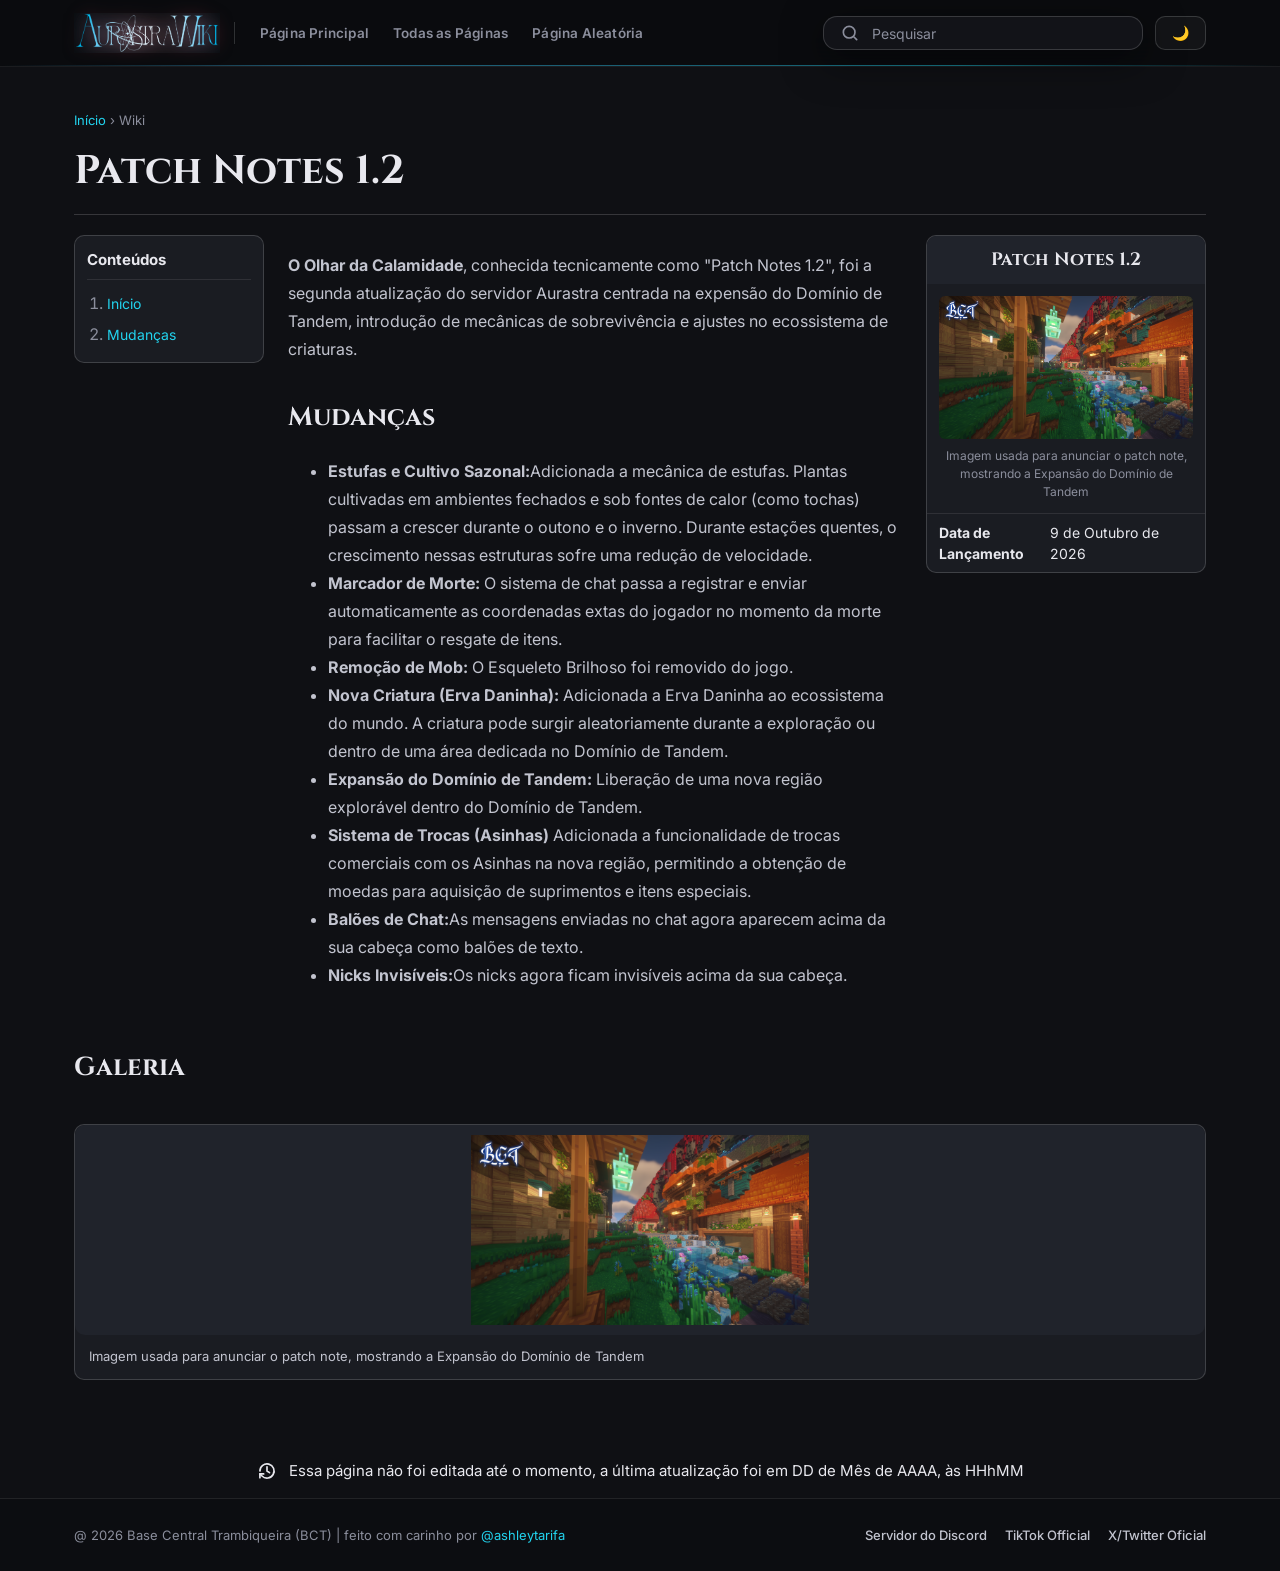
<file: wiki/Patch_Notes_1.2/index.html>
<!doctype html>
<html lang="en">

<head>
    <meta charset="utf-8" />
    <meta name="viewport" content="width=device-width, initial-scale=1" />
    <title>Patch Notes 1.2 — Aurastra Wiki</title>
    <link rel="preconnect" href="https://fonts.googleapis.com" />
    <link rel="preconnect" href="https://fonts.gstatic.com" crossorigin />
    <link rel="icon" type="image/x-icon" href="../../assets/icons/favicon.ico">
    <link
        href="https://fonts.googleapis.com/css2?family=Cinzel:wght@500;600;700;800&family=Inter:wght@400;500;600;700;800&family=JetBrains+Mono:wght@400;500&display=swap"
        rel="stylesheet" />
    <link href="../../css/style.css" rel="stylesheet">
    <style>
        .article--wiki {
            max-width: 1180px;
            padding-bottom: 0;
        }

        .wiki-note {
            display: flex;
            align-items: center;
            gap: 8px;
            margin: 18px 0 24px;
            color: var(--ink-2);
            font-size: 15px;
            font-style: italic;
            line-height: 1.6;
        }

        .wiki-note svg {
            width: 18px;
            height: 18px;
            flex: none;
            color: var(--muted);
        }

        .wiki-update {
            display: flex;
            align-items: center;
            justify-content: center;
            gap: 12px;
            margin-top: 40px;
            padding: 16px 24px;
            background: var(--bg2);
            color: var(--ink);
            font-size: 15px;
            line-height: 1.5;
            text-align: center;
        }

        .wiki-update svg {
            width: 20px;
            height: 20px;
            flex: none;
        }

        .article__layout {
            display: grid;
            grid-template-columns: minmax(0, 1fr) 280px;
            gap: 28px;
            align-items: start;
        }

        .wiki-infobox {
            overflow: hidden;
            border: 1px solid var(--line-2);
            border-radius: var(--r-md);
            background: var(--panel);
        }

        .wiki-infobox h2 {
            margin: 0;
            padding: 10px 14px;
            color: var(--ink);
            background: var(--panel-2);
            font-family: var(--display);
            font-size: 18px;
            text-align: center;
        }

        .wiki-infobox figure {
            margin: 0;
            padding: 12px;
        }

        .wiki-infobox img {
            width: 100%;
            max-height: 360px;
            object-fit: cover;
            border-radius: var(--r-sm);
        }

        .wiki-infobox figcaption {
            margin-top: 8px;
            color: var(--muted);
            font-size: 12px;
            line-height: 1.5;
            text-align: center;
        }

        .wiki-infobox table {
            width: 100%;
            border-collapse: collapse;
            font-size: 14px;
            line-height: 1.5;
        }

        .wiki-infobox th,
        .wiki-infobox td {
            padding: 8px 12px;
            border-top: 1px solid var(--line);
            text-align: left;
            vertical-align: top;
        }

        .wiki-infobox th {
            width: 40%;
            color: var(--ink);
        }

        .wiki-color {
            display: inline-flex;
            align-items: center;
            gap: 8px;
        }

        .wiki-color__swatch {
            width: 16px;
            height: 16px;
            flex: none;
            border: 1px solid var(--line-2);
            background: #ffffff;
        }

        .wiki-infobox .wiki-seal {
            width: 40px;
            height: 40px;
            max-height: none;
            object-fit: contain;
            image-rendering: pixelated;
            border-radius: 0;
        }

        .wiki-gallery {
            margin-top: 40px;
        }

        .wiki-gallery h2 {
            margin-top: 0;
        }

        .wiki-gallery__grid {
            display: grid;
            grid-template-columns: repeat(auto-fit, minmax(min(100%, 220px), 1fr));
            gap: 16px;
        }

        .wiki-gallery__item {
            min-width: 0;
            margin: 0;
            overflow: hidden;
            border: 1px solid var(--line-2);
            border-radius: var(--r-md);
            background: var(--panel);
        }

        .wiki-gallery__item img {
            display: block;
            width: 100%;
            height: 210px;
            padding: 10px;
            object-fit: contain;
            background: var(--panel-2);
        }

        .wiki-gallery__item img:focus-visible {
            outline: 3px solid var(--accent);
            outline-offset: -3px;
        }

        .wiki-gallery__item figcaption {
            margin: 0;
            padding: 12px 14px;
            color: var(--ink-2);
            font-size: 13px;
            line-height: 1.5;
            text-align: left;
        }

        @media (max-width: 560px) {
            .article__layout {
                grid-template-columns: minmax(0, 1fr);
            }

            .wiki-update {
                padding: 14px 16px;
                font-size: 14px;
            }
        }
    </style>
</head>

<body>

    <!-- ============ TOP BAR ============ -->
  <header class="topbar">
    <div class="topbar__inner">
      <button class="nav-toggle" id="navToggle" aria-label="Open menu" aria-expanded="false" aria-controls="primaryNav">
        <span></span><span></span><span></span>
      </button>
      <a class="brand" href="../index.html" aria-label="Verdant Empire Wiki home">
        <span class="brand__mark" aria-hidden="true">
          <img src="../../assets/icons/topiconnew.png" alt="" height="40">
        </span>
      </a>
      <div class="topbar__divider" aria-hidden="true"></div>
      <nav class="primary-nav" id="primaryNav" aria-label="Primary">
        <a href="../index.html">Página Principal</a>
        <a href="/wiki/Todas_As_Páginas/">Todas as Páginas</a>
        <a href="#" data-random-page>Página Aleatória</a>
      </nav>
            <form class="hero-search" id="searchForm" role="search" autocomplete="off">
                <div class="hero-search__field">
                    <svg class="hero-search__icon" viewBox="0 0 24 24" width="20" height="20" aria-hidden="true">
                        <circle cx="11" cy="11" r="7" fill="none" stroke="currentColor" stroke-width="2" />
                        <path d="m20 20-3.2-3.2" stroke="currentColor" stroke-width="2" stroke-linecap="round" />
                    </svg>
                    <input type="search" id="searchInput" class="hero-search__input" placeholder="Pesquisar"
                        aria-label="Pesquisar páginas da wiki" aria-expanded="false" aria-controls="searchPreview"
                        role="combobox" aria-autocomplete="list" />
                </div>
                <ul class="search-preview" id="searchPreview" role="listbox" aria-label="Resultados da pesquisa" hidden>
                </ul>
            </form>
            <div class="topbar__actions">
                <button class="btn btn--ghost" id="randomBtn" type="button">🌙</button>

            </div>
        </div>
    </header>

    <main id="main">
        <article class="container article article--wiki">
            <p class="article__crumb"><a href="/">Início</a> › Wiki</p>
            <h1 class="article__title">Patch Notes 1.2</h1>

            <div class="article__layout article__layout--wiki-toc-infobox">
                <div class="article__body">
                    <p><strong>O Olhar da Calamidade</strong>, conhecida tecnicamente como "Patch Notes 1.2", foi a segunda atualização do servidor Aurastra centrada na expensão do Domínio de Tandem, introdução de mecânicas de sobrevivência e ajustes no ecossistema de criaturas.</p>
                    <h2>Mudanças</h2>

                    <p>
                    <ul>
                        <li><strong>Estufas e Cultivo Sazonal:</strong>Adicionada a mecânica de estufas. Plantas cultivadas em ambientes fechados e sob fontes de calor (como tochas) passam a crescer durante o outono e o inverno. Durante estações quentes, o crescimento nessas estruturas sofre uma redução de velocidade.</li>
                        <li><strong>Marcador de Morte:</strong> O sistema de chat passa a registrar e enviar automaticamente as coordenadas extas do jogador no momento da morte para facilitar o resgate de itens.</li>
                        <li><strong>Remoção de Mob:</strong> O Esqueleto Brilhoso foi removido do jogo.</li>
                        <li><strong>Nova Criatura (Erva Daninha):</strong> Adicionada a Erva Daninha ao ecossistema do mundo. A criatura pode surgir aleatoriamente durante a exploração ou dentro de uma área dedicada no Domínio de Tandem.</li>
                        <li><strong>Expansão do Domínio de Tandem:</strong> Liberação de uma nova região explorável dentro do Domínio de Tandem.</li>
                        <li><strong>Sistema de Trocas (Asinhas)</strong> Adicionada a funcionalidade de trocas comerciais com os Asinhas na nova região, permitindo a obtenção de moedas para aquisição de suprimentos e itens especiais.</li>
                        <li><strong>Balões de Chat:</strong>As mensagens enviadas no chat agora aparecem acima da sua cabeça como balões de texto.</li>
                        <li><strong>Nicks Invisíveis:</strong>Os nicks agora ficam invisíveis acima da sua cabeça.</li>
                    </ul>
                    </p>
                </div>
                <aside class="wiki-infobox" aria-label="">
                    <h2>Patch Notes 1.2</h2>
                    <figure>
                        <img src="../../assets/images/patchnotes/patch1.2.png" alt="Imagem usada para anunciar o patch note, mostrando a Expansão do Domínio de Tandem">
                        <figcaption>Imagem usada para anunciar o patch note, mostrando a Expansão do Domínio de Tandem</figcaption>
                    </figure>
                    <table>
                        <tbody>
                            <tr>
                                <th scope="row">Data de Lançamento</th>
                                <td>9 de Outubro de 2026</td>
                            </tr>
                        </tbody>
                    </table>
                </aside>
            </div>

            <section class="wiki-gallery article__body" aria-labelledby="wiki-gallery-title">
                <h2 id="wiki-gallery-title">Galeria</h2>
                <div class="wiki-gallery__grid">
                    <figure class="wiki-gallery__item">
                        <img src="../../assets/images/patchnotes/patch1.2.png" alt="Imagem usada para anunciar o patch note, mostrando a Expansão do Domínio de Tandem"
                            data-caption="Imagem usada para anunciar o patch note, mostrando a Expansão do Domínio de Tandem">
                        <figcaption>Imagem usada para anunciar o patch note, mostrando a Expansão do Domínio de Tandem</figcaption>
                    </figure>
                </div>
            </section>
        </article>

        <div class="wiki-update" role="note" aria-label="Informações de atualização da página">
            <svg viewBox="0 0 24 24" fill="none" aria-hidden="true">
                <path d="M3.5 12a8.5 8.5 0 1 1 2.49 6.01L3.5 15.5" stroke="currentColor" stroke-width="2"
                    stroke-linecap="round" stroke-linejoin="round" />
                <path d="M3.5 20v-4.5H8M12 7v5l3 2" stroke="currentColor" stroke-width="2" stroke-linecap="round"
                    stroke-linejoin="round" />
            </svg>
            <span>Essa página não foi editada até o momento, a última atualização foi em DD de Mês de AAAA, às
                HHhMM</span>
        </div>
    </main>

    <!-- ============ FOOTER ============ -->
    <footer class="footer">
        <div class="footer__inner">
            <p>@ 2026 Base Central Trambiqueira (BCT) | feito com carinho por <a href="https://ashleytarifa.github.io/"
                    target="_blank">@ashleytarifa</a></p>
            <nav class="footer__links" aria-label="Footer">
                <a href="https://discord.gg/Tp44KXT7Qw" target="_blank">Servidor do Discord</a>
                <a href="https://www.tiktok.com/@aurastrabct" target="_blank">TikTok Official</a>
                <a href="https://x.com/ServerBaseCT" target="_blank">X/Twitter Oficial</a>
            </nav>
        </div>
    </footer>

    <div class="toast" id="toast" role="status" aria-live="polite"></div>
    <div class="nav-scrim" id="navScrim" hidden></div>
    <script src="../../js/script.js"></script>
</body>

</html>
</file>
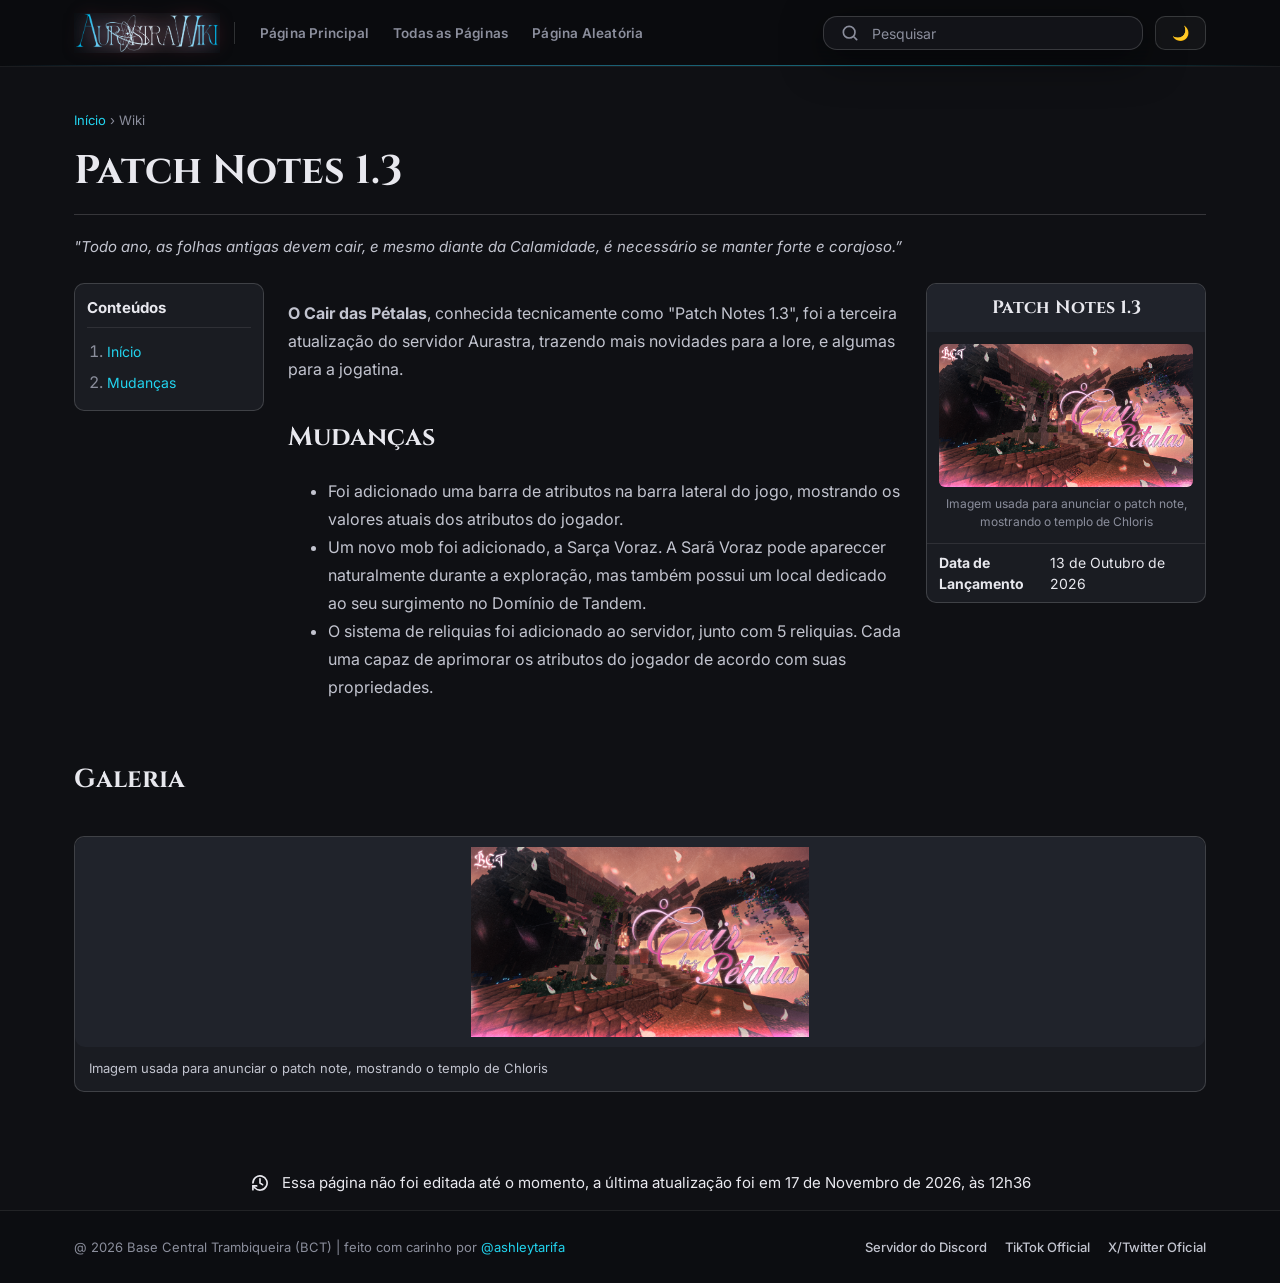
<file: wiki/Patch_Notes_1.3/index.html>
<!doctype html>
<html lang="en">

<head>
    <meta charset="utf-8" />
    <meta name="viewport" content="width=device-width, initial-scale=1" />
    <title>Patch Notes 1.3 — Aurastra Wiki</title>
    <link rel="preconnect" href="https://fonts.googleapis.com" />
    <link rel="preconnect" href="https://fonts.gstatic.com" crossorigin />
    <link rel="icon" type="image/x-icon" href="../../assets/icons/favicon.ico">
    <link
        href="https://fonts.googleapis.com/css2?family=Cinzel:wght@500;600;700;800&family=Inter:wght@400;500;600;700;800&family=JetBrains+Mono:wght@400;500&display=swap"
        rel="stylesheet" />
    <link href="../../css/style.css" rel="stylesheet">
    <style>
        .article--wiki {
            max-width: 1180px;
            padding-bottom: 0;
        }

        .wiki-note {
            display: flex;
            align-items: center;
            gap: 8px;
            margin: 18px 0 24px;
            color: var(--ink-2);
            font-size: 15px;
            font-style: italic;
            line-height: 1.6;
        }

        .wiki-note svg {
            width: 18px;
            height: 18px;
            flex: none;
            color: var(--muted);
        }

        .wiki-update {
            display: flex;
            align-items: center;
            justify-content: center;
            gap: 12px;
            margin-top: 40px;
            padding: 16px 24px;
            background: var(--bg2);
            color: var(--ink);
            font-size: 15px;
            line-height: 1.5;
            text-align: center;
        }

        .wiki-update svg {
            width: 20px;
            height: 20px;
            flex: none;
        }

        .article__layout {
            display: grid;
            grid-template-columns: minmax(0, 1fr) 280px;
            gap: 28px;
            align-items: start;
        }

        .wiki-infobox {
            overflow: hidden;
            border: 1px solid var(--line-2);
            border-radius: var(--r-md);
            background: var(--panel);
        }

        .wiki-infobox h2 {
            margin: 0;
            padding: 10px 14px;
            color: var(--ink);
            background: var(--panel-2);
            font-family: var(--display);
            font-size: 18px;
            text-align: center;
        }

        .wiki-infobox figure {
            margin: 0;
            padding: 12px;
        }

        .wiki-infobox img {
            width: 100%;
            max-height: 360px;
            object-fit: cover;
            border-radius: var(--r-sm);
        }

        .wiki-infobox figcaption {
            margin-top: 8px;
            color: var(--muted);
            font-size: 12px;
            line-height: 1.5;
            text-align: center;
        }

        .wiki-infobox table {
            width: 100%;
            border-collapse: collapse;
            font-size: 14px;
            line-height: 1.5;
        }

        .wiki-infobox th,
        .wiki-infobox td {
            padding: 8px 12px;
            border-top: 1px solid var(--line);
            text-align: left;
            vertical-align: top;
        }

        .wiki-infobox th {
            width: 40%;
            color: var(--ink);
        }

        .wiki-color {
            display: inline-flex;
            align-items: center;
            gap: 8px;
        }

        .wiki-color__swatch {
            width: 16px;
            height: 16px;
            flex: none;
            border: 1px solid var(--line-2);
            background: #ffffff;
        }

        .wiki-infobox .wiki-seal {
            width: 40px;
            height: 40px;
            max-height: none;
            object-fit: contain;
            image-rendering: pixelated;
            border-radius: 0;
        }

        .wiki-gallery {
            margin-top: 40px;
        }

        .wiki-gallery h2 {
            margin-top: 0;
        }

        .wiki-gallery__grid {
            display: grid;
            grid-template-columns: repeat(auto-fit, minmax(min(100%, 220px), 1fr));
            gap: 16px;
        }

        .wiki-gallery__item {
            min-width: 0;
            margin: 0;
            overflow: hidden;
            border: 1px solid var(--line-2);
            border-radius: var(--r-md);
            background: var(--panel);
        }

        .wiki-gallery__item img {
            display: block;
            width: 100%;
            height: 210px;
            padding: 10px;
            object-fit: contain;
            background: var(--panel-2);
        }

        .wiki-gallery__item img:focus-visible {
            outline: 3px solid var(--accent);
            outline-offset: -3px;
        }

        .wiki-gallery__item figcaption {
            margin: 0;
            padding: 12px 14px;
            color: var(--ink-2);
            font-size: 13px;
            line-height: 1.5;
            text-align: left;
        }

        @media (max-width: 560px) {
            .article__layout {
                grid-template-columns: minmax(0, 1fr);
            }

            .wiki-update {
                padding: 14px 16px;
                font-size: 14px;
            }
        }
    </style>
</head>

<body>

  <!-- ============ TOP BAR ============ -->
  <header class="topbar">
    <div class="topbar__inner">
      <button class="nav-toggle" id="navToggle" aria-label="Open menu" aria-expanded="false" aria-controls="primaryNav">
        <span></span><span></span><span></span>
      </button>
      <a class="brand" href="../index.html" aria-label="Verdant Empire Wiki home">
        <span class="brand__mark" aria-hidden="true">
          <img src="../../assets/icons/topiconnew.png" alt="" height="40">
        </span>
      </a>
      <div class="topbar__divider" aria-hidden="true"></div>
      <nav class="primary-nav" id="primaryNav" aria-label="Primary">
        <a href="../index.html">Página Principal</a>
        <a href="/wiki/Todas_As_Páginas/">Todas as Páginas</a>
        <a href="#" data-random-page>Página Aleatória</a>
      </nav>
            <form class="hero-search" id="searchForm" role="search" autocomplete="off">
                <div class="hero-search__field">
                    <svg class="hero-search__icon" viewBox="0 0 24 24" width="20" height="20" aria-hidden="true">
                        <circle cx="11" cy="11" r="7" fill="none" stroke="currentColor" stroke-width="2" />
                        <path d="m20 20-3.2-3.2" stroke="currentColor" stroke-width="2" stroke-linecap="round" />
                    </svg>
                    <input type="search" id="searchInput" class="hero-search__input" placeholder="Pesquisar"
                        aria-label="Pesquisar páginas da wiki" aria-expanded="false" aria-controls="searchPreview"
                        role="combobox" aria-autocomplete="list" />
                </div>
                <ul class="search-preview" id="searchPreview" role="listbox" aria-label="Resultados da pesquisa" hidden>
                </ul>
            </form>
            <div class="topbar__actions">
                <button class="btn btn--ghost" id="randomBtn" type="button">🌙</button>

            </div>
        </div>
    </header>

    <main id="main">
        <article class="container article article--wiki">
            <p class="article__crumb"><a href="/">Início</a> › Wiki</p>
            <h1 class="article__title">Patch Notes 1.3</h1>
            <blockquote class="wiki-note">
                "Todo ano, as folhas antigas devem cair, e mesmo diante da Calamidade, é necessário se manter forte e corajoso.”
            </blockquote>

            <div class="article__layout article__layout--wiki-toc-infobox">
                <div class="article__body">
                    <p><strong>O Cair das Pétalas</strong>, conhecida tecnicamente como "Patch Notes 1.3", foi a terceira atualização do servidor Aurastra,
                        trazendo mais novidades para a lore, e algumas para a jogatina.
                    </p>

                    <h2>Mudanças</h2>
                    <p>
                    <ul>
                        <li>Foi adicionado uma barra de atributos na barra lateral do jogo, mostrando os valores atuais dos atributos do jogador.</li>
                        <li>Um novo mob foi adicionado, a Sarça Voraz. A Sarã Voraz pode apareccer naturalmente durante a exploração, mas também possui um local dedicado ao seu surgimento no Domínio de Tandem.</li>
                        <li>O sistema de reliquias foi adicionado ao servidor, junto com 5 reliquias. Cada uma capaz de aprimorar os atributos do jogador de acordo com suas propriedades.</li>
                    </ul>
                    </p>
                </div>
                <aside class="wiki-infobox" aria-label="">
                    <h2>Patch Notes 1.3</h2>
                    <figure>
                        <img src="../../assets/images/patchnotes/patch1.3.png" alt="O Cair das Pétalas">
                        <figcaption>Imagem usada para anunciar o patch note, mostrando o templo de Chloris</figcaption>
                    </figure>
                    <table>
                        <tbody>
                            <tr>
                                <th scope="row">Data de Lançamento</th>
                                <td>13 de Outubro de 2026</td>
                            </tr>
                        </tbody>
                    </table>
                </aside>
            </div>

            <section class="wiki-gallery article__body" aria-labelledby="wiki-gallery-title">
                <h2 id="wiki-gallery-title">Galeria</h2>
                <div class="wiki-gallery__grid">
                    <figure class="wiki-gallery__item">
                        <img src="../../assets/images/patchnotes/patch1.3.png" alt="Imagem usada para anunciar o patch note, mostrando o templo de Chloris"
                            data-caption="Imagem usada para anunciar o patch note, mostrando o templo de Chloris">
                        <figcaption>Imagem usada para anunciar o patch note, mostrando o templo de Chloris</figcaption>
                    </figure>
                </div>
            </section>
        </article>

        <div class="wiki-update" role="note" aria-label="Informações de atualização da página">
            <svg viewBox="0 0 24 24" fill="none" aria-hidden="true">
                <path d="M3.5 12a8.5 8.5 0 1 1 2.49 6.01L3.5 15.5" stroke="currentColor" stroke-width="2"
                    stroke-linecap="round" stroke-linejoin="round" />
                <path d="M3.5 20v-4.5H8M12 7v5l3 2" stroke="currentColor" stroke-width="2" stroke-linecap="round"
                    stroke-linejoin="round" />
            </svg>
            <span>Essa página não foi editada até o momento, a última atualização foi em 17 de Novembro de 2026, às 12h36</span>
        </div>
    </main>

    <!-- ============ FOOTER ============ -->
    <footer class="footer">
        <div class="footer__inner">
            <p>@ 2026 Base Central Trambiqueira (BCT) | feito com carinho por <a href="https://ashleytarifa.github.io/"
                    target="_blank">@ashleytarifa</a></p>
            <nav class="footer__links" aria-label="Footer">
                <a href="https://discord.gg/Tp44KXT7Qw" target="_blank">Servidor do Discord</a>
                <a href="https://www.tiktok.com/@aurastrabct" target="_blank">TikTok Official</a>
                <a href="https://x.com/ServerBaseCT" target="_blank">X/Twitter Oficial</a>
            </nav>
        </div>
    </footer>

    <div class="toast" id="toast" role="status" aria-live="polite"></div>
    <div class="nav-scrim" id="navScrim" hidden></div>
    <script src="../../js/script.js"></script>
</body>

</html>
</file>
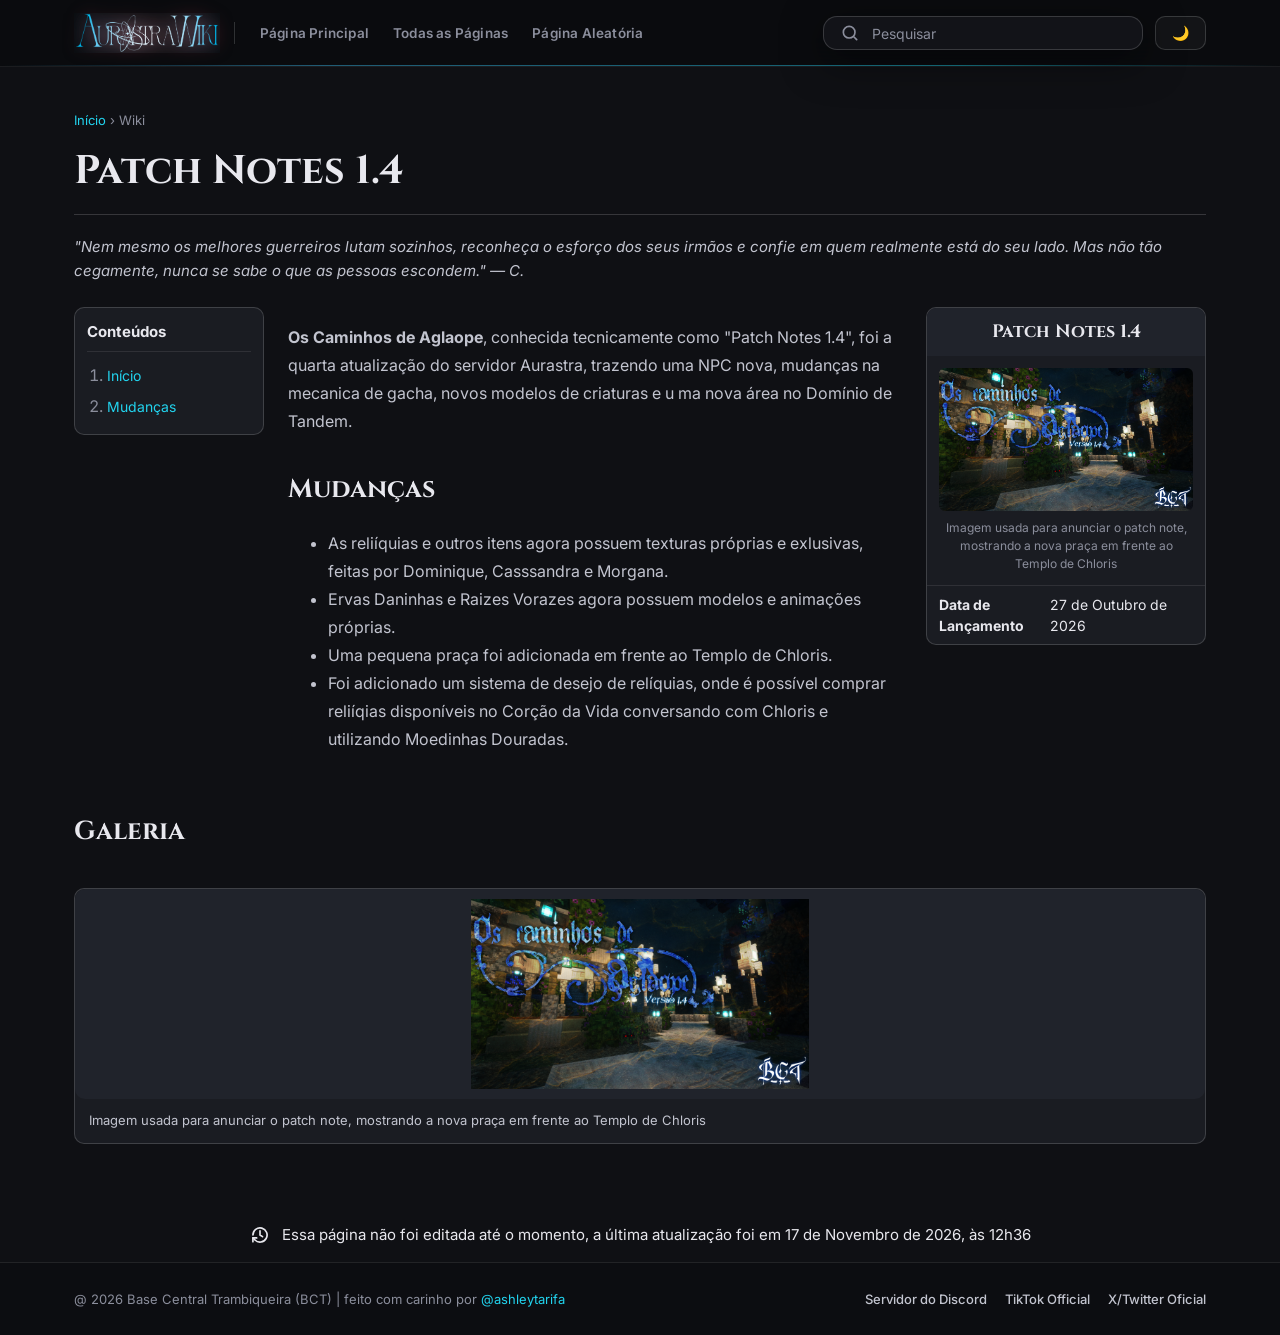
<file: wiki/Patch_Notes_1.4/index.html>
<!doctype html>
<html lang="en">

<head>
    <meta charset="utf-8" />
    <meta name="viewport" content="width=device-width, initial-scale=1" />
    <title>Patch Notes 1.4 — Aurastra Wiki</title>
    <link rel="preconnect" href="https://fonts.googleapis.com" />
    <link rel="preconnect" href="https://fonts.gstatic.com" crossorigin />
    <link rel="icon" type="image/x-icon" href="../../assets/icons/favicon.ico">
    <link
        href="https://fonts.googleapis.com/css2?family=Cinzel:wght@500;600;700;800&family=Inter:wght@400;500;600;700;800&family=JetBrains+Mono:wght@400;500&display=swap"
        rel="stylesheet" />
    <link href="../../css/style.css" rel="stylesheet">
    <style>
        .article--wiki {
            max-width: 1180px;
            padding-bottom: 0;
        }

        .wiki-note {
            display: flex;
            align-items: center;
            gap: 8px;
            margin: 18px 0 24px;
            color: var(--ink-2);
            font-size: 15px;
            font-style: italic;
            line-height: 1.6;
        }

        .wiki-note svg {
            width: 18px;
            height: 18px;
            flex: none;
            color: var(--muted);
        }

        .wiki-update {
            display: flex;
            align-items: center;
            justify-content: center;
            gap: 12px;
            margin-top: 40px;
            padding: 16px 24px;
            background: var(--bg2);
            color: var(--ink);
            font-size: 15px;
            line-height: 1.5;
            text-align: center;
        }

        .wiki-update svg {
            width: 20px;
            height: 20px;
            flex: none;
        }

        .article__layout {
            display: grid;
            grid-template-columns: minmax(0, 1fr) 280px;
            gap: 28px;
            align-items: start;
        }

        .wiki-infobox {
            overflow: hidden;
            border: 1px solid var(--line-2);
            border-radius: var(--r-md);
            background: var(--panel);
        }

        .wiki-infobox h2 {
            margin: 0;
            padding: 10px 14px;
            color: var(--ink);
            background: var(--panel-2);
            font-family: var(--display);
            font-size: 18px;
            text-align: center;
        }

        .wiki-infobox figure {
            margin: 0;
            padding: 12px;
        }

        .wiki-infobox img {
            width: 100%;
            max-height: 360px;
            object-fit: cover;
            border-radius: var(--r-sm);
        }

        .wiki-infobox figcaption {
            margin-top: 8px;
            color: var(--muted);
            font-size: 12px;
            line-height: 1.5;
            text-align: center;
        }

        .wiki-infobox table {
            width: 100%;
            border-collapse: collapse;
            font-size: 14px;
            line-height: 1.5;
        }

        .wiki-infobox th,
        .wiki-infobox td {
            padding: 8px 12px;
            border-top: 1px solid var(--line);
            text-align: left;
            vertical-align: top;
        }

        .wiki-infobox th {
            width: 40%;
            color: var(--ink);
        }

        .wiki-color {
            display: inline-flex;
            align-items: center;
            gap: 8px;
        }

        .wiki-color__swatch {
            width: 16px;
            height: 16px;
            flex: none;
            border: 1px solid var(--line-2);
            background: #ffffff;
        }

        .wiki-infobox .wiki-seal {
            width: 40px;
            height: 40px;
            max-height: none;
            object-fit: contain;
            image-rendering: pixelated;
            border-radius: 0;
        }

        .wiki-gallery {
            margin-top: 40px;
        }

        .wiki-gallery h2 {
            margin-top: 0;
        }

        .wiki-gallery__grid {
            display: grid;
            grid-template-columns: repeat(auto-fit, minmax(min(100%, 220px), 1fr));
            gap: 16px;
        }

        .wiki-gallery__item {
            min-width: 0;
            margin: 0;
            overflow: hidden;
            border: 1px solid var(--line-2);
            border-radius: var(--r-md);
            background: var(--panel);
        }

        .wiki-gallery__item img {
            display: block;
            width: 100%;
            height: 210px;
            padding: 10px;
            object-fit: contain;
            background: var(--panel-2);
        }

        .wiki-gallery__item img:focus-visible {
            outline: 3px solid var(--accent);
            outline-offset: -3px;
        }

        .wiki-gallery__item figcaption {
            margin: 0;
            padding: 12px 14px;
            color: var(--ink-2);
            font-size: 13px;
            line-height: 1.5;
            text-align: left;
        }

        @media (max-width: 560px) {
            .article__layout {
                grid-template-columns: minmax(0, 1fr);
            }

            .wiki-update {
                padding: 14px 16px;
                font-size: 14px;
            }
        }
    </style>
</head>

<body>

  <!-- ============ TOP BAR ============ -->
  <header class="topbar">
    <div class="topbar__inner">
      <button class="nav-toggle" id="navToggle" aria-label="Open menu" aria-expanded="false" aria-controls="primaryNav">
        <span></span><span></span><span></span>
      </button>
      <a class="brand" href="../index.html" aria-label="Verdant Empire Wiki home">
        <span class="brand__mark" aria-hidden="true">
          <img src="../../assets/icons/topiconnew.png" alt="" height="40">
        </span>
      </a>
      <div class="topbar__divider" aria-hidden="true"></div>
      <nav class="primary-nav" id="primaryNav" aria-label="Primary">
        <a href="../index.html">Página Principal</a>
        <a href="/wiki/Todas_As_Páginas/">Todas as Páginas</a>
        <a href="#" data-random-page>Página Aleatória</a>
      </nav>
            <form class="hero-search" id="searchForm" role="search" autocomplete="off">
                <div class="hero-search__field">
                    <svg class="hero-search__icon" viewBox="0 0 24 24" width="20" height="20" aria-hidden="true">
                        <circle cx="11" cy="11" r="7" fill="none" stroke="currentColor" stroke-width="2" />
                        <path d="m20 20-3.2-3.2" stroke="currentColor" stroke-width="2" stroke-linecap="round" />
                    </svg>
                    <input type="search" id="searchInput" class="hero-search__input" placeholder="Pesquisar"
                        aria-label="Pesquisar páginas da wiki" aria-expanded="false" aria-controls="searchPreview"
                        role="combobox" aria-autocomplete="list" />
                </div>
                <ul class="search-preview" id="searchPreview" role="listbox" aria-label="Resultados da pesquisa" hidden>
                </ul>
            </form>
            <div class="topbar__actions">
                <button class="btn btn--ghost" id="randomBtn" type="button">🌙</button>

            </div>
        </div>
    </header>

    <main id="main">
        <article class="container article article--wiki">
            <p class="article__crumb"><a href="/">Início</a> › Wiki</p>
            <h1 class="article__title">Patch Notes 1.4</h1>
            <blockquote class="wiki-note">
                "Nem mesmo os melhores guerreiros lutam sozinhos, reconheça o esforço dos seus irmãos e confie em quem realmente está do seu lado. Mas não tão cegamente, nunca se sabe o que as pessoas escondem." — C.
            </blockquote>

            <div class="article__layout article__layout--wiki-toc-infobox">
                <div class="article__body">
                    <p><strong>Os Caminhos de Aglaope</strong>, conhecida tecnicamente como "Patch Notes 1.4", foi a quarta atualização do servidor Aurastra,
                        trazendo uma NPC nova, mudanças na mecanica de gacha, novos modelos de criaturas e u ma nova área no Domínio de Tandem.
                    </p>

                    <h2>Mudanças</h2>
                    <p>
                    <ul>
                        <li>As reliíquias e outros itens agora possuem texturas próprias e exlusivas, feitas por Dominique, Casssandra e Morgana.</li>
                        <li>Ervas Daninhas e Raizes Vorazes agora possuem modelos e animações próprias.</li>
                        <li>Uma pequena praça foi adicionada em frente ao Templo de Chloris.</li>
                        <li>Foi adicionado um sistema de desejo de relíquias, onde é possível comprar reliíqias disponíveis no Corção da Vida conversando com Chloris e utilizando Moedinhas Douradas.</li>
                    </ul>
                    </p>
                </div>
                <aside class="wiki-infobox" aria-label="">
                    <h2>Patch Notes 1.4</h2>
                    <figure>
                        <img src="../../assets/images/patchnotes/patch1.4.png" alt="Os Caminhos de Aglaope">
                        <figcaption>Imagem usada para anunciar o patch note, mostrando a nova praça em frente ao Templo de Chloris</figcaption>
                    </figure>
                    <table>
                        <tbody>
                            <tr>
                                <th scope="row">Data de Lançamento</th>
                                <td>27 de Outubro de 2026</td>
                            </tr>
                        </tbody>
                    </table>
                </aside>
            </div>

            <section class="wiki-gallery article__body" aria-labelledby="wiki-gallery-title">
                <h2 id="wiki-gallery-title">Galeria</h2>
                <div class="wiki-gallery__grid">
                    <figure class="wiki-gallery__item">
                        <img src="../../assets/images/patchnotes/patch1.4.png" alt="Imagem usada para anunciar o patch note, mostrando a nova praça em frente ao Templo de Chloris"
                            data-caption="Imagem usada para anunciar o patch note, mostrando a nova praça em frente ao Templo de Chloris">
                        <figcaption>Imagem usada para anunciar o patch note, mostrando a nova praça em frente ao Templo de Chloris</figcaption>
                    </figure>
                </div>
            </section>
        </article>

        <div class="wiki-update" role="note" aria-label="Informações de atualização da página">
            <svg viewBox="0 0 24 24" fill="none" aria-hidden="true">
                <path d="M3.5 12a8.5 8.5 0 1 1 2.49 6.01L3.5 15.5" stroke="currentColor" stroke-width="2"
                    stroke-linecap="round" stroke-linejoin="round" />
                <path d="M3.5 20v-4.5H8M12 7v5l3 2" stroke="currentColor" stroke-width="2" stroke-linecap="round"
                    stroke-linejoin="round" />
            </svg>
            <span>Essa página não foi editada até o momento, a última atualização foi em 17 de Novembro de 2026, às 12h36</span>
        </div>
    </main>

    <!-- ============ FOOTER ============ -->
    <footer class="footer">
        <div class="footer__inner">
            <p>@ 2026 Base Central Trambiqueira (BCT) | feito com carinho por <a href="https://ashleytarifa.github.io/"
                    target="_blank">@ashleytarifa</a></p>
            <nav class="footer__links" aria-label="Footer">
                <a href="https://discord.gg/Tp44KXT7Qw" target="_blank">Servidor do Discord</a>
                <a href="https://www.tiktok.com/@aurastrabct" target="_blank">TikTok Official</a>
                <a href="https://x.com/ServerBaseCT" target="_blank">X/Twitter Oficial</a>
            </nav>
        </div>
    </footer>

    <div class="toast" id="toast" role="status" aria-live="polite"></div>
    <div class="nav-scrim" id="navScrim" hidden></div>
    <script src="../../js/script.js"></script>
</body>

</html>
</file>
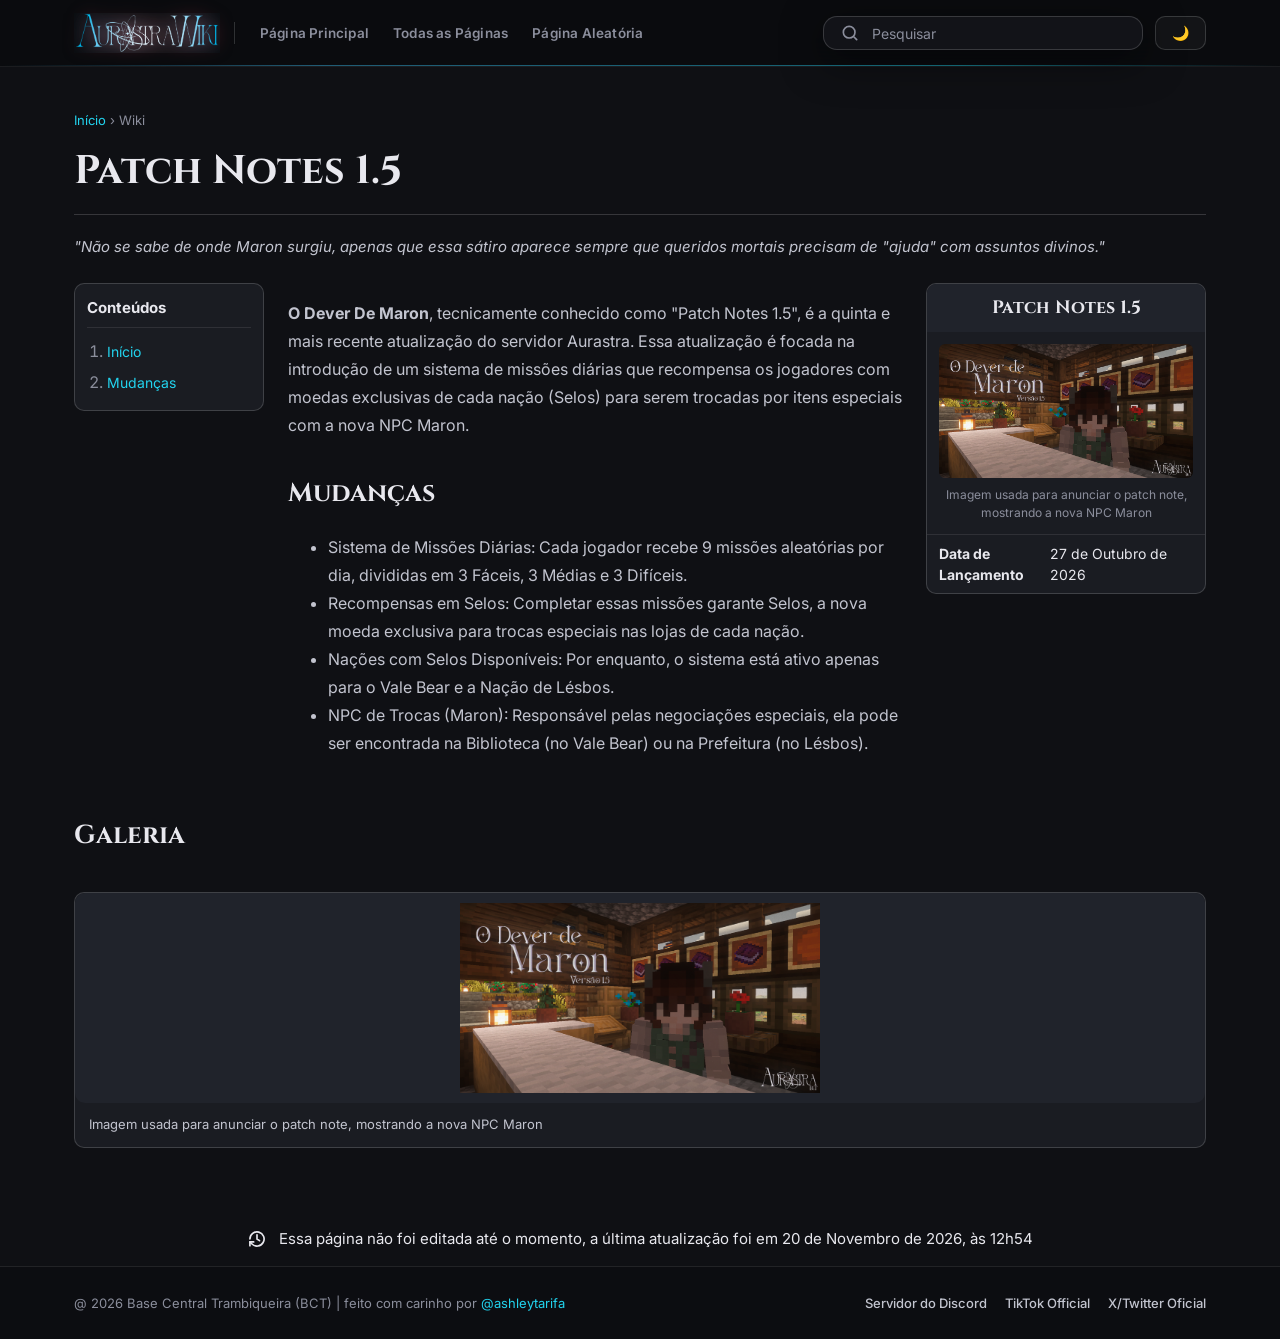
<file: wiki/Patch_Notes_1.5/index.html>
<!doctype html>
<html lang="en">

<head>
    <meta charset="utf-8" />
    <meta name="viewport" content="width=device-width, initial-scale=1" />
    <title>Patch Notes 1.5 — Aurastra Wiki</title>
    <link rel="preconnect" href="https://fonts.googleapis.com" />
    <link rel="preconnect" href="https://fonts.gstatic.com" crossorigin />
    <link rel="icon" type="image/x-icon" href="../../assets/icons/favicon.ico">
    <link
        href="https://fonts.googleapis.com/css2?family=Cinzel:wght@500;600;700;800&family=Inter:wght@400;500;600;700;800&family=JetBrains+Mono:wght@400;500&display=swap"
        rel="stylesheet" />
    <link href="../../css/style.css" rel="stylesheet">
    <style>
        .article--wiki {
            max-width: 1180px;
            padding-bottom: 0;
        }

        .wiki-note {
            display: flex;
            align-items: center;
            gap: 8px;
            margin: 18px 0 24px;
            color: var(--ink-2);
            font-size: 15px;
            font-style: italic;
            line-height: 1.6;
        }

        .wiki-note svg {
            width: 18px;
            height: 18px;
            flex: none;
            color: var(--muted);
        }

        .wiki-update {
            display: flex;
            align-items: center;
            justify-content: center;
            gap: 12px;
            margin-top: 40px;
            padding: 16px 24px;
            background: var(--bg2);
            color: var(--ink);
            font-size: 15px;
            line-height: 1.5;
            text-align: center;
        }

        .wiki-update svg {
            width: 20px;
            height: 20px;
            flex: none;
        }

        .article__layout {
            display: grid;
            grid-template-columns: minmax(0, 1fr) 280px;
            gap: 28px;
            align-items: start;
        }

        .wiki-infobox {
            overflow: hidden;
            border: 1px solid var(--line-2);
            border-radius: var(--r-md);
            background: var(--panel);
        }

        .wiki-infobox h2 {
            margin: 0;
            padding: 10px 14px;
            color: var(--ink);
            background: var(--panel-2);
            font-family: var(--display);
            font-size: 18px;
            text-align: center;
        }

        .wiki-infobox figure {
            margin: 0;
            padding: 12px;
        }

        .wiki-infobox img {
            width: 100%;
            max-height: 360px;
            object-fit: cover;
            border-radius: var(--r-sm);
        }

        .wiki-infobox figcaption {
            margin-top: 8px;
            color: var(--muted);
            font-size: 12px;
            line-height: 1.5;
            text-align: center;
        }

        .wiki-infobox table {
            width: 100%;
            border-collapse: collapse;
            font-size: 14px;
            line-height: 1.5;
        }

        .wiki-infobox th,
        .wiki-infobox td {
            padding: 8px 12px;
            border-top: 1px solid var(--line);
            text-align: left;
            vertical-align: top;
        }

        .wiki-infobox th {
            width: 40%;
            color: var(--ink);
        }

        .wiki-color {
            display: inline-flex;
            align-items: center;
            gap: 8px;
        }

        .wiki-color__swatch {
            width: 16px;
            height: 16px;
            flex: none;
            border: 1px solid var(--line-2);
            background: #ffffff;
        }

        .wiki-infobox .wiki-seal {
            width: 40px;
            height: 40px;
            max-height: none;
            object-fit: contain;
            image-rendering: pixelated;
            border-radius: 0;
        }

        .wiki-gallery {
            margin-top: 40px;
        }

        .wiki-gallery h2 {
            margin-top: 0;
        }

        .wiki-gallery__grid {
            display: grid;
            grid-template-columns: repeat(auto-fit, minmax(min(100%, 220px), 1fr));
            gap: 16px;
        }

        .wiki-gallery__item {
            min-width: 0;
            margin: 0;
            overflow: hidden;
            border: 1px solid var(--line-2);
            border-radius: var(--r-md);
            background: var(--panel);
        }

        .wiki-gallery__item img {
            display: block;
            width: 100%;
            height: 210px;
            padding: 10px;
            object-fit: contain;
            background: var(--panel-2);
        }

        .wiki-gallery__item img:focus-visible {
            outline: 3px solid var(--accent);
            outline-offset: -3px;
        }

        .wiki-gallery__item figcaption {
            margin: 0;
            padding: 12px 14px;
            color: var(--ink-2);
            font-size: 13px;
            line-height: 1.5;
            text-align: left;
        }

        @media (max-width: 560px) {
            .article__layout {
                grid-template-columns: minmax(0, 1fr);
            }

            .wiki-update {
                padding: 14px 16px;
                font-size: 14px;
            }
        }
    </style>
</head>

<body>

  <!-- ============ TOP BAR ============ -->
  <header class="topbar">
    <div class="topbar__inner">
      <button class="nav-toggle" id="navToggle" aria-label="Open menu" aria-expanded="false" aria-controls="primaryNav">
        <span></span><span></span><span></span>
      </button>
      <a class="brand" href="../index.html" aria-label="Verdant Empire Wiki home">
        <span class="brand__mark" aria-hidden="true">
          <img src="../../assets/icons/topiconnew.png" alt="" height="40">
        </span>
      </a>
      <div class="topbar__divider" aria-hidden="true"></div>
      <nav class="primary-nav" id="primaryNav" aria-label="Primary">
        <a href="../index.html">Página Principal</a>
        <a href="/wiki/Todas_As_Páginas/">Todas as Páginas</a>
        <a href="#" data-random-page>Página Aleatória</a>
      </nav>
            <form class="hero-search" id="searchForm" role="search" autocomplete="off">
                <div class="hero-search__field">
                    <svg class="hero-search__icon" viewBox="0 0 24 24" width="20" height="20" aria-hidden="true">
                        <circle cx="11" cy="11" r="7" fill="none" stroke="currentColor" stroke-width="2" />
                        <path d="m20 20-3.2-3.2" stroke="currentColor" stroke-width="2" stroke-linecap="round" />
                    </svg>
                    <input type="search" id="searchInput" class="hero-search__input" placeholder="Pesquisar"
                        aria-label="Pesquisar páginas da wiki" aria-expanded="false" aria-controls="searchPreview"
                        role="combobox" aria-autocomplete="list" />
                </div>
                <ul class="search-preview" id="searchPreview" role="listbox" aria-label="Resultados da pesquisa" hidden>
                </ul>
            </form>
            <div class="topbar__actions">
                <button class="btn btn--ghost" id="randomBtn" type="button">🌙</button>

            </div>
        </div>
    </header>

    <main id="main">
        <article class="container article article--wiki">
            <p class="article__crumb"><a href="/">Início</a> › Wiki</p>
            <h1 class="article__title">Patch Notes 1.5</h1>
            <blockquote class="wiki-note">
                "Não se sabe de onde Maron surgiu, apenas que essa sátiro aparece sempre que queridos mortais precisam de "ajuda" com assuntos divinos."
            </blockquote>

            <div class="article__layout article__layout--wiki-toc-infobox">
                <div class="article__body">
                    <p><strong>O Dever De Maron</strong>, tecnicamente conhecido como "Patch Notes 1.5", é a quinta e mais recente atualização do servidor Aurastra. Essa atualização é focada na introdução de um sistema de missões diárias que recompensa os jogadores com moedas exclusivas de cada nação (Selos) para serem trocadas por itens especiais com a nova NPC Maron.

                    </p>

                    <h2>Mudanças</h2>
                    <p>
                    <ul>
                        <li>Sistema de Missões Diárias: Cada jogador recebe 9 missões aleatórias por dia, divididas em 3 Fáceis, 3 Médias e 3 Difíceis.</li>
                        <li>Recompensas em Selos: Completar essas missões garante Selos, a nova moeda exclusiva para trocas especiais nas lojas de cada nação.</li>
                        <li>Nações com Selos Disponíveis: Por enquanto, o sistema está ativo apenas para o Vale Bear e a Nação de Lésbos.</li>
                        <li>NPC de Trocas (Maron): Responsável pelas negociações especiais, ela pode ser encontrada na Biblioteca (no Vale Bear) ou na Prefeitura (no Lésbos).</li>
                    </ul>
                    </p>
                </div>
                <aside class="wiki-infobox" aria-label="">
                    <h2>Patch Notes 1.5</h2>
                    <figure>
                        <img src="../../assets/images/patchnotes/patch1.5.png" alt="O Dever De Maron">
                        <figcaption>Imagem usada para anunciar o patch note, mostrando a nova NPC Maron</figcaption>
                    </figure>
                    <table>
                        <tbody>
                            <tr>
                                <th scope="row">Data de Lançamento</th>
                                <td>27 de Outubro de 2026</td>
                            </tr>
                        </tbody>
                    </table>
                </aside>
            </div>

            <section class="wiki-gallery article__body" aria-labelledby="wiki-gallery-title">
                <h2 id="wiki-gallery-title">Galeria</h2>
                <div class="wiki-gallery__grid">
                    <figure class="wiki-gallery__item">
                        <img src="../../assets/images/patchnotes/patch1.5.png" alt="Imagem usada para anunciar o patch note, mostrando a nova NPC Maron"
                            data-caption="Imagem usada para anunciar o patch note, mostrando a nova NPC Maron">
                        <figcaption>Imagem usada para anunciar o patch note, mostrando a nova NPC Maron</figcaption>
                    </figure>
                </div>
            </section>
        </article>

        <div class="wiki-update" role="note" aria-label="Informações de atualização da página">
            <svg viewBox="0 0 24 24" fill="none" aria-hidden="true">
                <path d="M3.5 12a8.5 8.5 0 1 1 2.49 6.01L3.5 15.5" stroke="currentColor" stroke-width="2"
                    stroke-linecap="round" stroke-linejoin="round" />
                <path d="M3.5 20v-4.5H8M12 7v5l3 2" stroke="currentColor" stroke-width="2" stroke-linecap="round"
                    stroke-linejoin="round" />
            </svg>
            <span>Essa página não foi editada até o momento, a última atualização foi em 20 de Novembro de 2026, às 12h54</span>
        </div>
    </main>

    <!-- ============ FOOTER ============ -->
    <footer class="footer">
        <div class="footer__inner">
            <p>@ 2026 Base Central Trambiqueira (BCT) | feito com carinho por <a href="https://ashleytarifa.github.io/"
                    target="_blank">@ashleytarifa</a></p>
            <nav class="footer__links" aria-label="Footer">
                <a href="https://discord.gg/Tp44KXT7Qw" target="_blank">Servidor do Discord</a>
                <a href="https://www.tiktok.com/@aurastrabct" target="_blank">TikTok Official</a>
                <a href="https://x.com/ServerBaseCT" target="_blank">X/Twitter Oficial</a>
            </nav>
        </div>
    </footer>

    <div class="toast" id="toast" role="status" aria-live="polite"></div>
    <div class="nav-scrim" id="navScrim" hidden></div>
    <script src="../../js/script.js"></script>
</body>

</html>
</file>
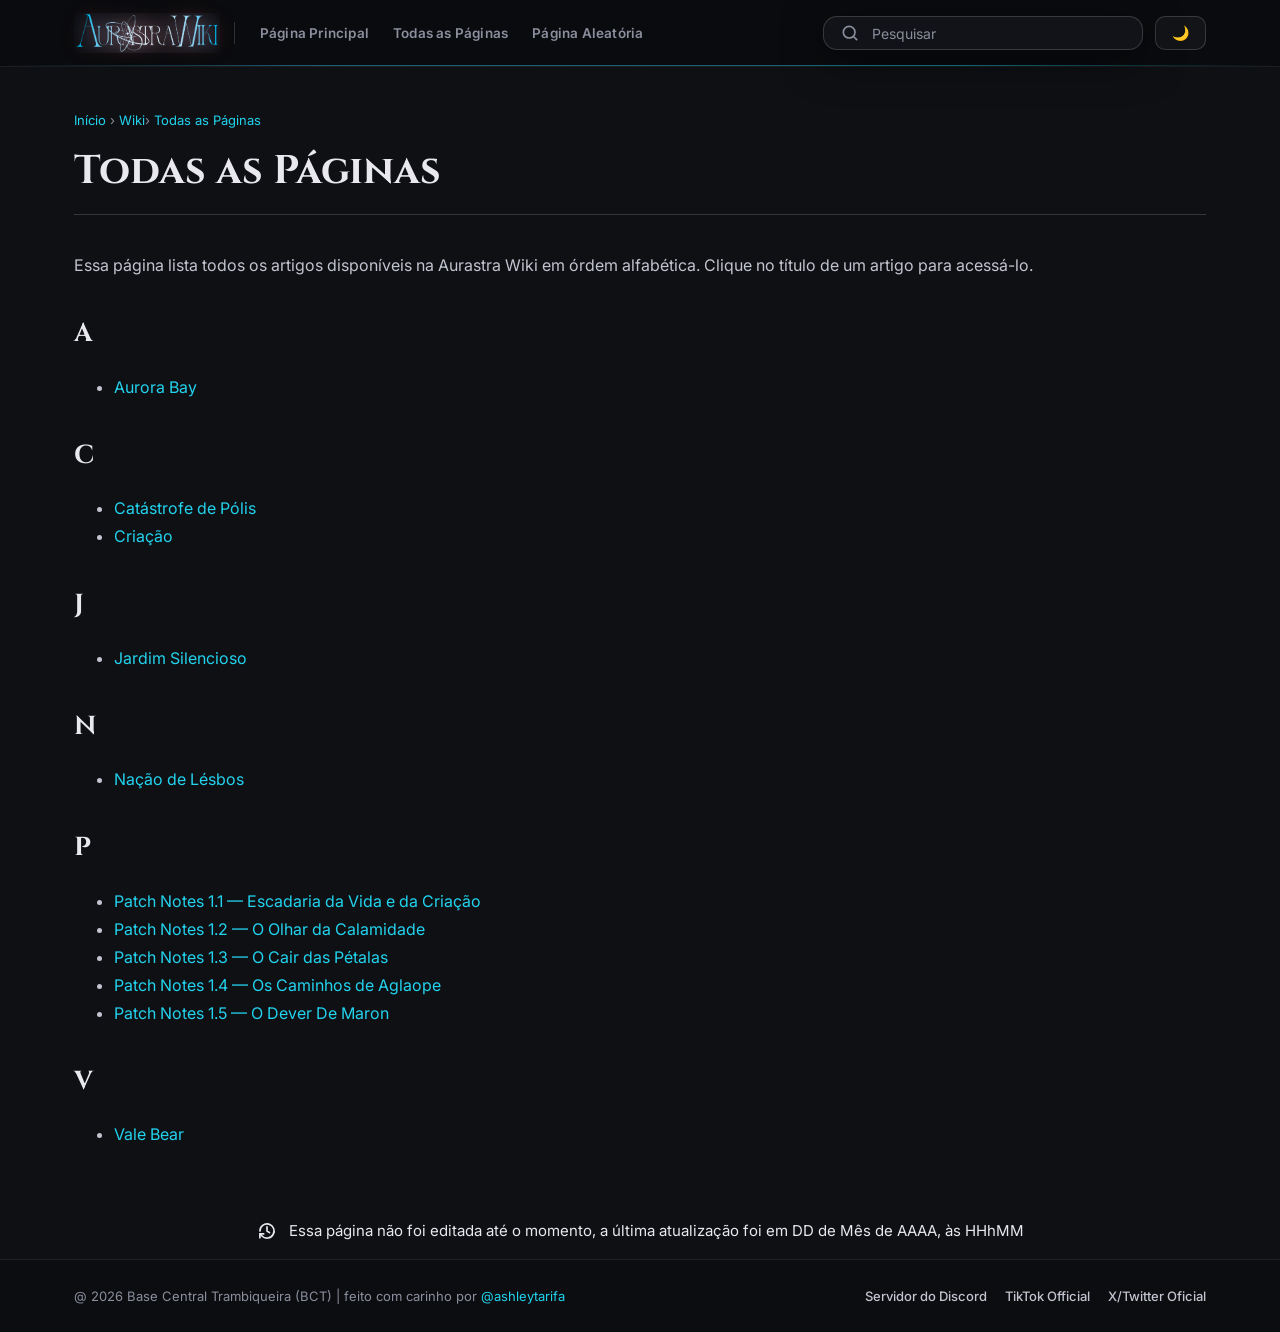
<file: wiki/Todas_As_Páginas/index.html>
<!doctype html>
<html lang="en">

<head>
    <meta charset="utf-8" />
    <meta name="viewport" content="width=device-width, initial-scale=1" />
    <title>Todas As Páginas — Aurastra Wiki</title>
    <link rel="preconnect" href="https://fonts.googleapis.com" />
    <link rel="preconnect" href="https://fonts.gstatic.com" crossorigin />
    <link rel="icon" type="image/x-icon" href="../../assets/icons/favicon.ico">
    <link
        href="https://fonts.googleapis.com/css2?family=Cinzel:wght@500;600;700;800&family=Inter:wght@400;500;600;700;800&family=JetBrains+Mono:wght@400;500&display=swap"
        rel="stylesheet" />
    <link href="../../css/style.css" rel="stylesheet">
    <style>
        .article--wiki {
            max-width: 1180px;
            padding-bottom: 0;
        }

        .wiki-note {
            display: flex;
            align-items: center;
            gap: 8px;
            margin: 18px 0 24px;
            color: var(--ink-2);
            font-size: 15px;
            font-style: italic;
            line-height: 1.6;
        }

        .wiki-note svg {
            width: 18px;
            height: 18px;
            flex: none;
            color: var(--muted);
        }

        .wiki-update {
            display: flex;
            align-items: center;
            justify-content: center;
            gap: 12px;
            margin-top: 40px;
            padding: 16px 24px;
            background: var(--bg2);
            color: var(--ink);
            font-size: 15px;
            line-height: 1.5;
            text-align: center;
        }

        .wiki-update svg {
            width: 20px;
            height: 20px;
            flex: none;
        }

        .article__layout {
            display: grid;
            grid-template-columns: minmax(0, 1fr) 280px;
            gap: 28px;
            align-items: start;
        }

        .article--wiki .article__layout--wiki-toc-infobox[data-no-toc] {
            grid-template-columns: minmax(0, 1fr);
        }

        .article--wiki .article__layout--wiki-toc-infobox[data-no-toc]>.article__body {
            grid-column: 1;
        }

        @media (max-width: 560px) {
            .article__layout {
                grid-template-columns: minmax(0, 1fr);
            }

            .wiki-update {
                padding: 14px 16px;
                font-size: 14px;
            }
        }
    </style>
</head>

<body>

    <!-- ============ TOP BAR ============ -->
    <header class="topbar">
        <div class="topbar__inner">
            <button class="nav-toggle" id="navToggle" aria-label="Open menu" aria-expanded="false"
                aria-controls="primaryNav">
                <span></span><span></span><span></span>
            </button>
            <a class="brand" href="../index.html" aria-label="Verdant Empire Wiki home">
                <span class="brand__mark" aria-hidden="true">
                    <img src="../../assets/icons/topiconnew.png" alt="" height="40">
                </span>
            </a>
            <div class="topbar__divider" aria-hidden="true"></div>
            <nav class="primary-nav" id="primaryNav" aria-label="Primary">
                <a href="../index.html">Página Principal</a>
                <a href="/wiki/Todas_As_Páginas/">Todas as Páginas</a>
                <a href="#" data-random-page>Página Aleatória</a>
            </nav>
            <form class="hero-search" id="searchForm" role="search" autocomplete="off">
                <div class="hero-search__field">
                    <svg class="hero-search__icon" viewBox="0 0 24 24" width="20" height="20" aria-hidden="true">
                        <circle cx="11" cy="11" r="7" fill="none" stroke="currentColor" stroke-width="2" />
                        <path d="m20 20-3.2-3.2" stroke="currentColor" stroke-width="2" stroke-linecap="round" />
                    </svg>
                    <input type="search" id="searchInput" class="hero-search__input" placeholder="Pesquisar"
                        aria-label="Pesquisar páginas da wiki" aria-expanded="false" aria-controls="searchPreview"
                        role="combobox" aria-autocomplete="list" />
                </div>
                <ul class="search-preview" id="searchPreview" role="listbox" aria-label="Resultados da pesquisa" hidden>
                </ul>
            </form>
            <div class="topbar__actions">
                <button class="btn btn--ghost" id="randomBtn" type="button">🌙</button>

            </div>
        </div>
    </header>

    <main id="main">
        <article class="container article article--wiki">
            <p class="article__crumb"><a href="/">Início</a> › <a href="/wiki/index.html">Wiki</a>› <a href="#">Todas as
                    Páginas</a></p>
            <h1 class="article__title">Todas as Páginas</h1>

            <div class="article__layout article__layout--wiki-toc-infobox" data-no-toc>
                <div class="article__body">
                    <p>Essa página lista todos os artigos disponíveis na Aurastra Wiki em órdem alfabética. Clique no
                        título de um artigo para acessá-lo.
                    </p>

                    <h2>A</h2>
                    <p>
                    <ul>
                        <li><a href="../Aurora_Bay/">Aurora Bay</a></li>
                    </ul>
                    </p>

                    <h2>C</h2>
                    <p>
                    <ul>
                        <li><a href="../Catástrofe_De_Pólis/">Catástrofe de Pólis</a></li>
                        <li><a href="../Criação/">Criação</a></li>
                    </ul>
                    </p>

                    <h2>J</h2>
                    <p>
                    <ul>
                        <li><a href="../Jardim_Silencioso/">Jardim Silencioso</a></li>
                    </ul>
                    </p>

                    <h2>N</h2>
                    <p>
                    <ul>
                        <li><a href="../Nação_De_Lésbos/">Nação de Lésbos</a></li>
                    </ul>
                    </p>

                    <h2>P</h2>
                    <p>
                    <ul>
                        <li><a href="../Patch_Notes_1.1/">Patch Notes 1.1 — Escadaria da Vida e da Criação</a></li>
                        <li><a href="../Patch_Notes_1.2/">Patch Notes 1.2 — O Olhar da Calamidade</a></li>
                        <li><a href="../Patch_Notes_1.3/">Patch Notes 1.3 — O Cair das Pétalas</a></li>
                        <li><a href="../Patch_Notes_1.4/">Patch Notes 1.4 — Os Caminhos de Aglaope</a></li>
                        <li><a href="../Patch_Notes_1.5/">Patch Notes 1.5 — O Dever De Maron</a></li>
                    </ul>

                    <h2>V</h2>
                    <p>
                    <ul>
                        <li><a href="../Vale_Bear/">Vale Bear</a></li>
                    </ul>
                    </p>






                    </p>
                </div>

            </div>


        </article>

        <div class="wiki-update" role="note" aria-label="Informações de atualização da página">
            <svg viewBox="0 0 24 24" fill="none" aria-hidden="true">
                <path d="M3.5 12a8.5 8.5 0 1 1 2.49 6.01L3.5 15.5" stroke="currentColor" stroke-width="2"
                    stroke-linecap="round" stroke-linejoin="round" />
                <path d="M3.5 20v-4.5H8M12 7v5l3 2" stroke="currentColor" stroke-width="2" stroke-linecap="round"
                    stroke-linejoin="round" />
            </svg>
            <span>Essa página não foi editada até o momento, a última atualização foi em DD de Mês de AAAA, às
                HHhMM</span>
        </div>
    </main>

    <!-- ============ FOOTER ============ -->
    <footer class="footer">
        <div class="footer__inner">
            <p>@ 2026 Base Central Trambiqueira (BCT) | feito com carinho por <a href="https://ashleytarifa.github.io/"
                    target="_blank">@ashleytarifa</a></p>
            <nav class="footer__links" aria-label="Footer">
                <a href="https://discord.gg/Tp44KXT7Qw" target="_blank">Servidor do Discord</a>
                <a href="https://www.tiktok.com/@aurastrabct" target="_blank">TikTok Official</a>
                <a href="https://x.com/ServerBaseCT" target="_blank">X/Twitter Oficial</a>
            </nav>
        </div>
    </footer>

    <div class="toast" id="toast" role="status" aria-live="polite"></div>
    <div class="nav-scrim" id="navScrim" hidden></div>
    <script src="../../js/script.js"></script>
</body>

</html>
</file>
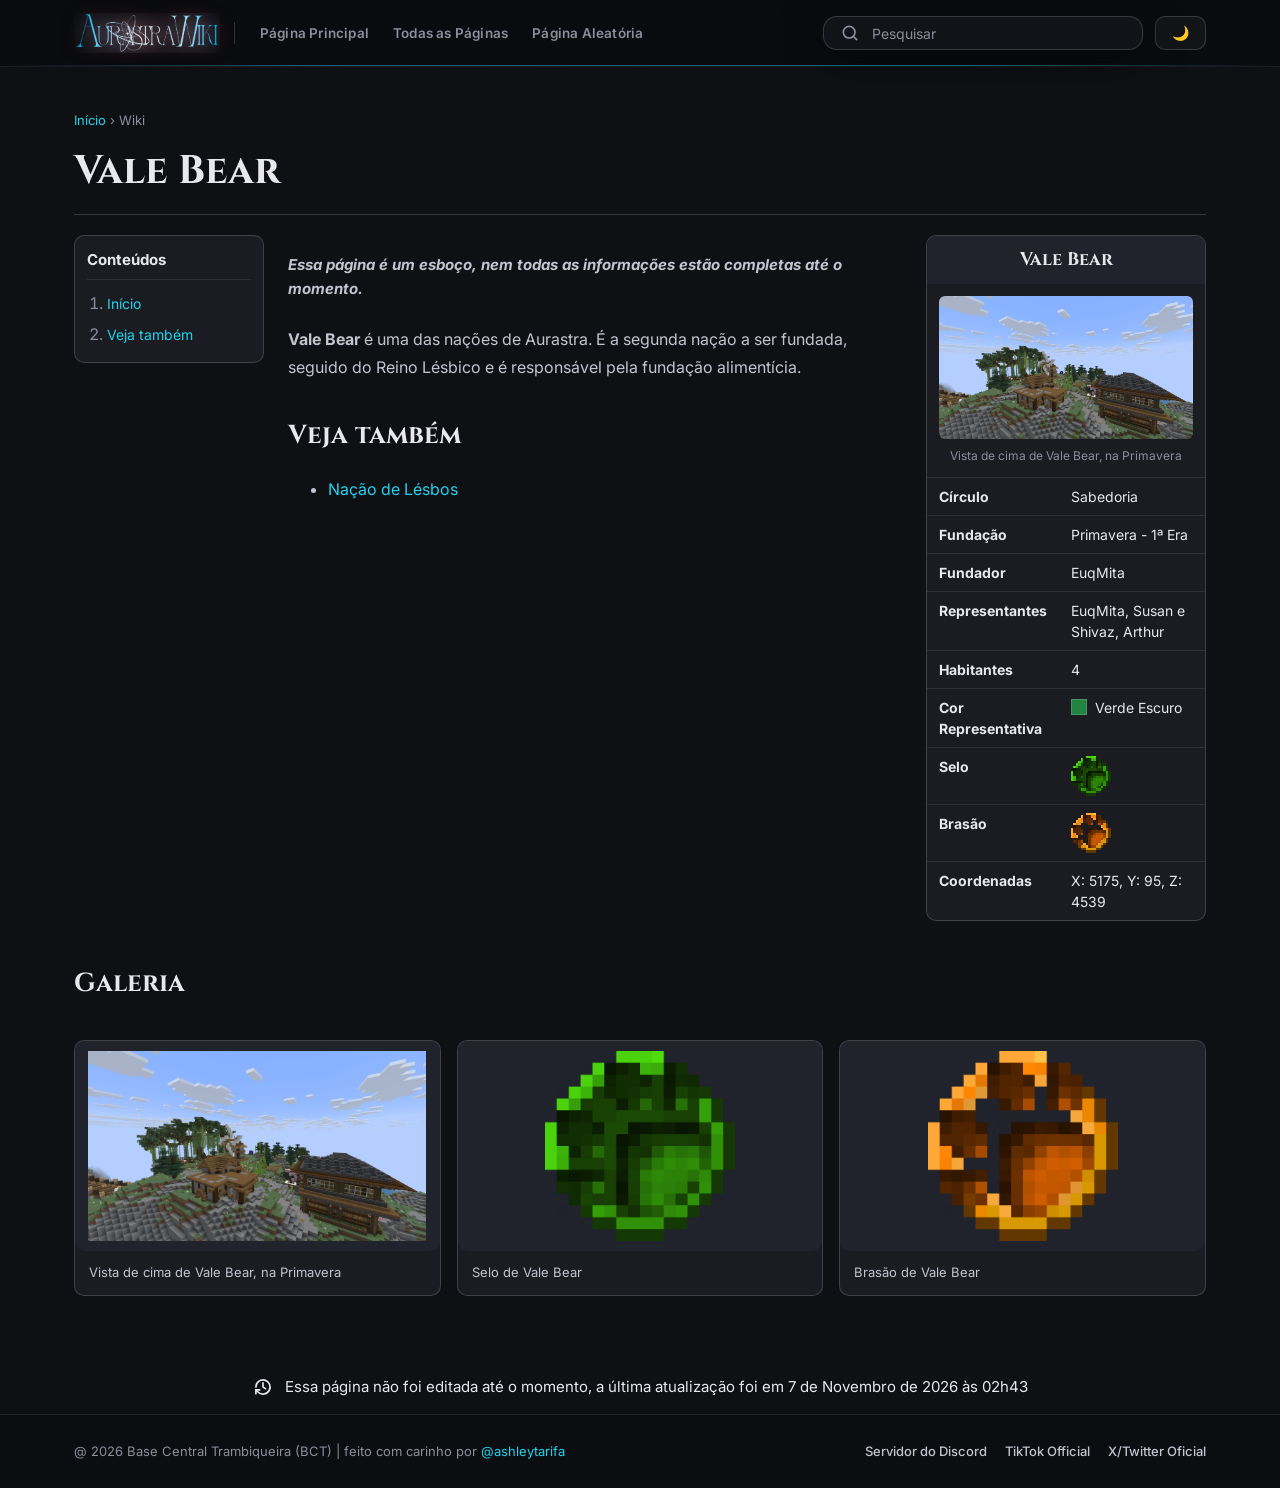
<file: wiki/Vale_Bear/index.html>
<!doctype html>
<html lang="en">

<head>
  <meta charset="utf-8" />
  <meta name="viewport" content="width=device-width, initial-scale=1" />
  <title>Vale Bear — Aurastra Wiki</title>
  <link rel="preconnect" href="https://fonts.googleapis.com" />
  <link rel="preconnect" href="https://fonts.gstatic.com" crossorigin />
  <link rel="icon" type="image/x-icon" href="../../assets/icons/favicon.ico">
  <link
    href="https://fonts.googleapis.com/css2?family=Cinzel:wght@500;600;700;800&family=Inter:wght@400;500;600;700;800&family=JetBrains+Mono:wght@400;500&display=swap"
    rel="stylesheet" />
  <link href="../../css/style.css" rel="stylesheet">
  <style>
    .article--wiki {
      max-width: 1180px;
      padding-bottom: 0;
    }

    .wiki-note {
      display: flex;
      align-items: center;
      gap: 8px;
      margin: 18px 0 24px;
      color: var(--ink-2);
      font-size: 15px;
      font-style: italic;
      line-height: 1.6;
    }

    .wiki-note svg {
      width: 18px;
      height: 18px;
      flex: none;
      color: var(--muted);
    }

    .wiki-update {
      display: flex;
      align-items: center;
      justify-content: center;
      gap: 12px;
      margin-top: 40px;
      padding: 16px 24px;
      background: var(--bg2);
      color: var(--ink);
      font-size: 15px;
      line-height: 1.5;
      text-align: center;
    }

    .wiki-update svg {
      width: 20px;
      height: 20px;
      flex: none;
    }

    .article__layout {
      display: grid;
      grid-template-columns: minmax(0, 1fr) 280px;
      gap: 28px;
      align-items: start;
    }

    .wiki-infobox {
      overflow: hidden;
      border: 1px solid var(--line-2);
      border-radius: var(--r-md);
      background: var(--panel);
    }

    .wiki-infobox h2 {
      margin: 0;
      padding: 10px 14px;
      color: var(--ink);
      background: var(--panel-2);
      font-family: var(--display);
      font-size: 18px;
      text-align: center;
    }

    .wiki-infobox figure {
      margin: 0;
      padding: 12px;
    }

    .wiki-infobox img {
      width: 100%;
      max-height: 360px;
      object-fit: cover;
      border-radius: var(--r-sm);
    }

    .wiki-infobox figcaption {
      margin-top: 8px;
      color: var(--muted);
      font-size: 12px;
      line-height: 1.5;
      text-align: center;
    }

    .wiki-infobox table {
      width: 100%;
      border-collapse: collapse;
      font-size: 14px;
      line-height: 1.5;
    }

    .wiki-infobox th,
    .wiki-infobox td {
      padding: 8px 12px;
      border-top: 1px solid var(--line);
      text-align: left;
      vertical-align: top;
    }

    .wiki-infobox th {
      width: 40%;
      color: var(--ink);
    }

    .wiki-color {
      display: inline-flex;
      align-items: center;
      gap: 8px;
    }

    .wiki-color__swatch {
      width: 16px;
      height: 16px;
      flex: none;
      border: 1px solid var(--line-2);
      background: #228342;
    }

    .wiki-infobox .wiki-seal {
      width: 40px;
      height: 40px;
      max-height: none;
      object-fit: contain;
      image-rendering: pixelated;
      border-radius: 0;
    }

    .wiki-gallery {
      margin-top: 40px;
    }

    .wiki-gallery h2 {
      margin-top: 0;
    }

    .wiki-gallery__grid {
      display: grid;
      grid-template-columns: repeat(auto-fit, minmax(min(100%, 220px), 1fr));
      gap: 16px;
    }

    .wiki-gallery__item {
      min-width: 0;
      margin: 0;
      overflow: hidden;
      border: 1px solid var(--line-2);
      border-radius: var(--r-md);
      background: var(--panel);
    }

    .wiki-gallery__item img {
      display: block;
      width: 100%;
      height: 210px;
      padding: 10px;
      object-fit: contain;
      background: var(--panel-2);
    }

    .wiki-gallery__item img:focus-visible {
      outline: 3px solid var(--accent);
      outline-offset: -3px;
    }

    .wiki-gallery__item figcaption {
      margin: 0;
      padding: 12px 14px;
      color: var(--ink-2);
      font-size: 13px;
      line-height: 1.5;
      text-align: left;
    }

    @media (max-width: 560px) {
      .article__layout {
        grid-template-columns: minmax(0, 1fr);
      }

      .wiki-update {
        padding: 14px 16px;
        font-size: 14px;
      }
    }
  </style>
</head>

<body>

  <!-- ============ TOP BAR ============ -->
  <header class="topbar">
    <div class="topbar__inner">
      <button class="nav-toggle" id="navToggle" aria-label="Open menu" aria-expanded="false" aria-controls="primaryNav">
        <span></span><span></span><span></span>
      </button>
      <a class="brand" href="../index.html" aria-label="Verdant Empire Wiki home">
        <span class="brand__mark" aria-hidden="true">
          <img src="../../assets/icons/topiconnew.png" alt="" height="40">
        </span>
      </a>
      <div class="topbar__divider" aria-hidden="true"></div>
      <nav class="primary-nav" id="primaryNav" aria-label="Primary">
        <a href="../index.html">Página Principal</a>
        <a href="/wiki/Todas_As_Páginas/">Todas as Páginas</a>
        <a href="#" data-random-page>Página Aleatória</a>
      </nav>
      <form class="hero-search" id="searchForm" role="search" autocomplete="off">
        <div class="hero-search__field">
          <svg class="hero-search__icon" viewBox="0 0 24 24" width="20" height="20" aria-hidden="true">
            <circle cx="11" cy="11" r="7" fill="none" stroke="currentColor" stroke-width="2" />
            <path d="m20 20-3.2-3.2" stroke="currentColor" stroke-width="2" stroke-linecap="round" />
          </svg>
          <input type="search" id="searchInput" class="hero-search__input" placeholder="Pesquisar"
            aria-label="Pesquisar páginas da wiki" aria-expanded="false" aria-controls="searchPreview" role="combobox"
            aria-autocomplete="list" />
        </div>
        <ul class="search-preview" id="searchPreview" role="listbox" aria-label="Resultados da pesquisa" hidden></ul>
      </form>
      <div class="topbar__actions">
        <button class="btn btn--ghost" id="randomBtn" type="button">🌙</button>

      </div>
    </div>
  </header>

  <main id="main">
    <article class="container article article--wiki">
      <p class="article__crumb"><a href="/">Início</a> › Wiki</p>
      <h1 class="article__title">Vale Bear</h1>

      <div class="article__layout article__layout--wiki-toc-infobox">
        <div class="article__body">
          <blockquote class="wiki-note">
            <strong>Essa página é um esboço, nem todas as informações estão completas até o momento.</strong>
          </blockquote>
          <p><strong>Vale Bear</strong> é uma das nações de Aurastra. É a segunda nação a ser fundada, seguido do Reino
            Lésbico e é responsável pela fundação alimentícia.</p>
          <h2>Veja também</h2>
          <ul>
            <li><a href="../Nação_De_Lésbos/">Nação de Lésbos</a></li>
          </ul>
        </div>
        <aside class="wiki-infobox" aria-label="Informações sobre Vale Bear">
          <h2>Vale Bear</h2>
          <figure>
            <img src="../../assets/images/lugares/vale_bear.png" alt="Vista de cima de Vale Bear">
            <figcaption>Vista de cima de Vale Bear, na Primavera</figcaption>
          </figure>
          <table>
            <tbody>
              <tr>
                <th scope="row">Círculo</th>
                <td>Sabedoria</td>
              </tr>
              <tr>
                <th scope="row">Fundação</th>
                <td>Primavera - 1ª Era</td>
              </tr>
              <tr>
                <th scope="row">Fundador</th>
                <td>EuqMita</td>
              </tr>
              <tr>
                <th scope="row">Representantes</th>
                <td>EuqMita, Susan e Shivaz, Arthur</td>
              </tr>
              <tr>
                <th scope="row">Habitantes</th>
                <td>4</td>
              </tr>
              <tr>
                <th scope="row">Cor Representativa</th>
                <td>
                  <span class="wiki-color">
                    <span class="wiki-color__swatch" aria-hidden="true"></span>
                    <span>Verde Escuro</span>
                  </span>
                </td>
              </tr>
              <tr>
                <th scope="row">Selo</th>
                <td><img class="wiki-seal" src="../../assets/images/selos/selobear.png" alt="Selo de Vale Bear"
                    width="40" height="40"></td>
              </tr>
              <tr>
                <th scope="row">Brasão</th>
                <td><img class="wiki-seal" src="../../assets/images/selos/brasaobear.png" alt="Brasão de Vale Bear"
                    width="40" height="40"></td>
              </tr>
              <th scope="row">Coordenadas</th>
              <td>X: 5175, Y: 95, Z: 4539</td>
              </tr>
            </tbody>
          </table>
        </aside>
      </div>

      <section class="wiki-gallery article__body" aria-labelledby="wiki-gallery-title">
        <h2 id="wiki-gallery-title">Galeria</h2>
        <div class="wiki-gallery__grid">
          <figure class="wiki-gallery__item">
            <img src="../../assets/images/lugares/vale_bear.png" alt="Vista de cima de Vale Bear"
              data-caption="Vista de cima de Vale Bear">
            <figcaption>Vista de cima de Vale Bear, na Primavera</figcaption>
          </figure>
          <figure class="wiki-gallery__item">
            <img class="wiki-seal" src="../../assets/images/selos/selobear.png" alt="Selo de Vale Bear"
              data-caption="Selo de Vale Bear" width="40" height="40">
            <figcaption>Selo de Vale Bear</figcaption>
          </figure>
          <figure class="wiki-gallery__item">
            <img class="wiki-seal" src="../../assets/images/selos/brasaobear.png" alt="Brasão de Vale Bear"
              data-caption="Brasão de Vale Bear" width="40" height="40">
            <figcaption>Brasão de Vale Bear</figcaption>
          </figure>
        </div>
      </section>
    </article>

    <div class="wiki-update" role="note" aria-label="Informações de atualização da página">
      <svg viewBox="0 0 24 24" fill="none" aria-hidden="true">
        <path d="M3.5 12a8.5 8.5 0 1 1 2.49 6.01L3.5 15.5" stroke="currentColor" stroke-width="2" stroke-linecap="round"
          stroke-linejoin="round" />
        <path d="M3.5 20v-4.5H8M12 7v5l3 2" stroke="currentColor" stroke-width="2" stroke-linecap="round"
          stroke-linejoin="round" />
      </svg>
      <span>Essa página não foi editada até o momento, a última atualização foi em 7 de Novembro de 2026 às 02h43</span>
    </div>
  </main>

  <!-- ============ FOOTER ============ -->
  <footer class="footer">
    <div class="footer__inner">
      <p>@ 2026 Base Central Trambiqueira (BCT) | feito com carinho por <a href="https://ashleytarifa.github.io/"
          target="_blank">@ashleytarifa</a></p>
      <nav class="footer__links" aria-label="Footer">
        <a href="https://discord.gg/Tp44KXT7Qw" target="_blank">Servidor do Discord</a>
        <a href="https://www.tiktok.com/@aurastrabct" target="_blank">TikTok Official</a>
        <a href="https://x.com/ServerBaseCT" target="_blank">X/Twitter Oficial</a>
      </nav>
    </div>
  </footer>

  <div class="toast" id="toast" role="status" aria-live="polite"></div>
  <div class="nav-scrim" id="navScrim" hidden></div>
  <script src="../../js/script.js"></script>
</body>

</html>
</file>
<file: css/style.css>
:root {
  --bg: #0f1014;
  --bg-2: #14161c;
  --panel: #1a1c22;
  --panel-2: #20232b;
  --ink: #e8e8ee;
  --ink-2: #c2c4cf;
  --muted: #8b8e9c;
  --line: rgba(255, 255, 255, 0.09);
  --line-2: rgba(255, 255, 255, 0.16);
  --link: #22d3ee;
  --link-hover: #67e8f9;
  --accent: #3fc1f4;
  --accent-2: #71f2fb;
  --cyan: #22d3ee;
  --amber: #f59e0b;
  --violet: #a78bfa;
  --emerald: #34d399;
  --pos: #34d399;
  --neg: #fb7185;
  --code-bg: #0c0d11;
  --kbd-bg: #2a2d36;
  --topbar-bg: rgba(10, 11, 15, 0.92);
  --topbar-shadow: 0 1px 0 rgba(255,255,255,0.05);
  --search-bg: rgba(20, 22, 28, 0.85);
  --stats-bg: linear-gradient(180deg, #14161c, #0f1014);
  --community-bg: radial-gradient(70% 120% at 85% 50%, rgba(88,101,242,.25), transparent 60%), radial-gradient(60% 120% at 10% 20%, rgba(244,63,94,.18), transparent 60%), linear-gradient(180deg, #161821, #0f1014);
  --footer-bg: #0c0d11;
  --control-bg: rgba(255, 255, 255, 0.04);
  --hover-bg: rgba(255, 255, 255, 0.05);

  --r-sm: 6px;
  --r-md: 10px;
  --r-lg: 14px;
  --r-xl: 20px;

  --shadow: 0 10px 40px rgba(0, 0, 0, 0.5);
  --shadow-sm: 0 2px 10px rgba(0, 0, 0, 0.35);
  color-scheme: dark;

  --maxw: 1180px;
  --ui: "Inter", system-ui, -apple-system, "Segoe UI", sans-serif;
  --display: "Cinzel", Georgia, serif;
  --mono: "JetBrains Mono", ui-monospace, monospace;
}

:root[data-theme="light"] {
  --bg: #f3f6f7;
  --bg-2: #ffffff;
  --panel: #ffffff;
  --panel-2: #e8eef0;
  --ink: #172126;
  --ink-2: #405159;
  --muted: #65757d;
  --line: rgba(23, 33, 38, 0.1);
  --line-2: rgba(23, 33, 38, 0.18);
  --link: #087e8b;
  --link-hover: #075e68;
  --accent: #3fc1f4;
  --accent-2: #71f2fb;
  --cyan: #087e8b;
  --amber: #8f5700;
  --violet: #6544a5;
  --emerald: #16754d;
  --pos: #16754d;
  --neg: #bd3652;
  --code-bg: #e8eef0;
  --kbd-bg: #dce5e8;
  --topbar-bg: rgba(255, 255, 255, 0.94);
  --topbar-shadow: 0 1px 0 rgba(23, 33, 38, 0.1);
  --search-bg: rgba(255, 255, 255, 0.94);
  --stats-bg: linear-gradient(180deg, #e8eef0, #f3f6f7);
  --community-bg: linear-gradient(135deg, #e3eff0, #f3f6f7 68%, #f8e9ed);
  --footer-bg: #e8eef0;
  --control-bg: rgba(23, 33, 38, 0.04);
  --hover-bg: rgba(23, 33, 38, 0.06);
  --shadow: 0 10px 40px rgba(23, 33, 38, 0.12);
  --shadow-sm: 0 2px 10px rgba(23, 33, 38, 0.1);
  color-scheme: light;
}

* { box-sizing: border-box; }

html { scroll-behavior: smooth; }

body {
  display: flex;
  flex-direction: column;
  min-height: 100vh;
  margin: 0;
  font-family: var(--ui);
  color: var(--ink);
  background: var(--bg);
  -webkit-font-smoothing: antialiased;
  -moz-osx-font-smoothing: grayscale;
  line-height: 1.55;
  overflow-x: hidden;
}

img, svg { display: block; max-width: 100%; }
body > #main { flex: 1 0 auto; }
a { color: var(--link); text-decoration: none; }
a:hover { color: var(--link-hover); }

:focus-visible {
  outline: 2px solid var(--cyan);
  outline-offset: 2px;
  border-radius: 4px;
}

.skip-link {
  position: absolute;
  left: 12px;
  top: -60px;
  z-index: 200;
  background: var(--accent);
  color: #fff;
  padding: 10px 16px;
  border-radius: var(--r-sm);
  font-weight: 700;
  transition: top .2s;
}
.skip-link:focus { top: 12px; color: #fff; }

.container { width: 100%; max-width: var(--maxw); margin: 0 auto; padding: 0 24px; }

/* ============ BUTTONS ============ */
.btn {
  font-family: var(--ui);
  font-weight: 600;
  font-size: 14px;
  border: 1px solid transparent;
  border-radius: var(--r-md);
  padding: 9px 16px;
  cursor: pointer;
  display: inline-flex;
  align-items: center;
  gap: 8px;
  line-height: 1;
  transition: transform .15s, background .2s, border-color .2s, box-shadow .2s;
  white-space: nowrap;
}
.btn:active { transform: translateY(1px); }

.btn--ghost {
  background: var(--control-bg);
  border-color: var(--line-2);
  color: var(--ink);
}
.btn--ghost:hover { background: var(--hover-bg); color: var(--ink); }
.btn--on-dark { background: rgba(255, 255, 255, 0.08); }
.btn--discord {
  background: #5865f2;
  color: #fff;
  box-shadow: 0 6px 18px rgba(88, 101, 242, 0.4);
}
.btn--discord:hover { background: #6d78f5; color: #fff; }

/* ============ TOP BAR ============ */
.topbar {
  position: sticky;
  top: 0;
  z-index: 100;
  background: var(--topbar-bg);
  backdrop-filter: blur(20px) saturate(180%);
  border-bottom: none;
  box-shadow: var(--topbar-shadow);
}
.topbar::after {
  content: "";
  position: absolute;
  bottom: 0; left: 0; right: 0;
  height: 1px;
  background: linear-gradient(90deg, transparent 0%, var(--accent) 25%, var(--cyan) 75%, transparent 100%);
  opacity: 0.45;
}
.topbar__inner {
  max-width: var(--maxw);
  margin: 0 auto;
  padding: 0 24px;
  height: 66px;
  display: flex;
  align-items: center;
  gap: 12px;
  position: relative;
}
.brand {
  display: flex;
  align-items: center;
  gap: 10px;
  color: var(--ink);
  text-decoration: none;
  flex-shrink: 0;
}
.brand:hover { color: var(--ink); }
.brand__mark {
  color: var(--accent);
  display: grid;
  place-items: center;
  filter: drop-shadow(0 0 8px rgba(244,63,94,0.5));
  transition: filter .25s;
}
.brand:hover .brand__mark { filter: drop-shadow(0 0 14px rgba(244,63,94,0.8)); }
.brand__text {
  font-family: var(--display);
  font-weight: 800;
  font-size: 18px;
  letter-spacing: 2px;
  line-height: 1;
}
.brand__text em { font-style: normal; color: var(--accent); }
.brand__tag {
  font-size: 9px;
  font-weight: 800;
  letter-spacing: 2px;
  color: var(--bg);
  background: linear-gradient(135deg, var(--cyan), #0ea5e9);
  padding: 3px 7px;
  border-radius: 5px;
  align-self: center;
  box-shadow: 0 0 10px rgba(34,211,238,0.4);
}
.topbar__divider {
  width: 1px;
  height: 22px;
  background: var(--line-2);
  flex-shrink: 0;
  margin: 0 2px;
}
.primary-nav {
  display: flex;
  gap: 2px;
  margin-left: 0;
}
.primary-nav a {
  color: var(--muted);
  font-weight: 600;
  font-size: 13.5px;
  padding: 7px 11px;
  border-radius: var(--r-sm);
  transition: background .2s, color .2s;
  letter-spacing: 0.2px;
  position: relative;
}
.primary-nav a::after {
  content: "";
  position: absolute;
  bottom: 2px; left: 50%; right: 50%;
  height: 2px;
  background: var(--accent);
  border-radius: 2px;
  transition: left .2s, right .2s;
}
.primary-nav a:hover { background: rgba(255,255,255,0.05); color: var(--ink); }
.primary-nav a:hover::after { left: 11px; right: 11px; }
.topbar__actions { margin-left: 0; display: flex; gap: 6px; align-items: center; }

.nav-toggle {
  display: none;
  flex-direction: column;
  justify-content: center;
  gap: 4px;
  width: 40px;
  height: 40px;
  border: 1px solid var(--line-2);
  border-radius: var(--r-sm);
  background: rgba(255, 255, 255, 0.04);
  cursor: pointer;
}
.nav-toggle span {
  display: block;
  height: 2px;
  width: 18px;
  margin: 0 auto;
  background: var(--ink);
  border-radius: 2px;
  transition: transform .25s, opacity .2s;
}
.nav-toggle[aria-expanded="true"] span:nth-child(1) { transform: translateY(6px) rotate(45deg); }
.nav-toggle[aria-expanded="true"] span:nth-child(2) { opacity: 0; }
.nav-toggle[aria-expanded="true"] span:nth-child(3) { transform: translateY(-6px) rotate(-45deg); }

/* ============ HERO ============ */
.hero {
  position: relative;
  min-height: 560px;
  display: flex;
  align-items: center;
  overflow: hidden;
  background: url("../assets/images/hero.webp") center / cover no-repeat;
  border-bottom: 1px solid var(--line);
}

.hero__content {
  position: relative;
  z-index: 5;
  max-width: var(--maxw);
  width: 100%;
  margin: 0 auto;
  padding: 72px 24px 88px;
  text-align: center;
}
.hero__eyebrow {
  font-family: var(--ui);
  text-transform: uppercase;
  letter-spacing: 4px;
  font-size: 12px;
  font-weight: 700;
  color: var(--cyan);
  margin: 0 0 14px;
}
.hero__title {
  font-family: var(--display);
  font-weight: 800;
  font-size: clamp(46px, 9vw, 96px);
  line-height: 0.98;
  margin: 0 0 18px;
  letter-spacing: 1px;
  background: linear-gradient(180deg, #fff 0%, #f8d5dc 55%, var(--accent) 130%);
  -webkit-background-clip: text;
  background-clip: text;
  color: transparent;
  text-shadow: 0 0 60px rgba(244, 63, 94, 0.35);
}
.hero__sub {
  max-width: 620px;
  margin: 0 auto 30px;
  color: var(--ink-2);
  font-size: clamp(15px, 1.6vw, 18px);
  line-height: 1.6;
}

/* hero entrance */
.hero__eyebrow, .hero__title, .hero__sub, .hero-search, .hero__chips {
  opacity: 0;
  transform: translateY(18px);
  animation: rise .8s cubic-bezier(.2, .7, .2, 1) forwards;
}
.hero__title { animation-delay: .08s; }
.hero__sub { animation-delay: .18s; }
.hero-search { animation-delay: .28s; }
.topbar .hero-search { animation: none; opacity: 1; transform: none; }
.hero__chips { animation-delay: .38s; }
@keyframes rise { to { opacity: 1; transform: none; } }
@media (prefers-reduced-motion: reduce) {
  .hero__eyebrow, .hero__title, .hero__sub, .hero-search, .hero__chips { animation: none; opacity: 1; transform: none; }
  html { scroll-behavior: auto; }
}

/* ============ HERO SEARCH ============ */
.hero-search { position: relative; max-width: 620px; margin: 0 auto; }
.topbar .hero-search { width: clamp(180px, 24vw, 320px); flex: 0 1 320px; margin: 0 0 0 auto; }
.topbar .hero-search__field { height: 34px; padding-top: 0; padding-bottom: 0; }
.hero-search__field {
  display: flex;
  align-items: center;
  background: var(--search-bg);
  border: 1px solid var(--line-2);
  border-radius: var(--r-lg);
  padding: 6px 6px 6px 16px;
  box-shadow: var(--shadow);
  transition: border-color .2s, box-shadow .2s;
}
.hero-search__field:focus-within {
  border-color: var(--cyan);
  box-shadow: 0 0 0 3px rgba(34, 211, 238, 0.18), var(--shadow);
}
.hero-search__icon { color: var(--muted); flex: none; }
.hero-search__input {
  flex: 1;
  border: 0;
  background: transparent;
  color: var(--ink);
  font-size: 16px;
  font-family: var(--ui);
  padding: 12px;
  outline: none;
}
.topbar .hero-search__input { padding-top: 0; padding-bottom: 0; font-size: 14px; line-height: 1; }
.hero-search__input::placeholder { color: var(--muted); }
.hero-search__go {
  border: 0;
  background: linear-gradient(180deg, var(--accent-2), var(--accent));
  color: #fff;
  font-weight: 700;
  font-size: 14px;
  padding: 11px 20px;
  border-radius: var(--r-md);
  cursor: pointer;
  transition: filter .2s;
}
.hero-search__go:hover { filter: brightness(1.08); }

.search-preview {
  position: absolute;
  top: calc(100% + 10px);
  left: 0;
  right: 0;
  z-index: 30;
  list-style: none;
  margin: 0;
  padding: 6px;
  text-align: left;
  background: var(--panel);
  border: 1px solid var(--line-2);
  border-radius: var(--r-lg);
  box-shadow: var(--shadow);
  max-height: 340px;
  overflow-y: auto;
}
.search-preview[hidden] { display: none; }
.sp-item {
  display: flex;
  align-items: center;
  gap: 12px;
  padding: 10px 12px;
  border-radius: var(--r-md);
  cursor: pointer;
}
.sp-item:hover, .sp-item[aria-selected="true"] { background: rgba(34, 211, 238, 0.1); }
.sp-item__badge {
  font-size: 10px;
  font-weight: 800;
  letter-spacing: .5px;
  text-transform: uppercase;
  padding: 3px 7px;
  border-radius: 5px;
  flex: none;
  color: var(--bg);
}
.badge--character { background: var(--accent-2); }
.badge--faction { background: var(--cyan); }
.badge--location { background: var(--amber); }
.badge--item { background: var(--violet); }
.badge--event { background: var(--emerald); }
.sp-item__main { min-width: 0; }
.sp-item__title { font-weight: 600; font-size: 14px; color: var(--ink); }
.sp-item__title mark { background: rgba(244, 63, 94, 0.32); color: #fff; border-radius: 3px; padding: 0 1px; }
.sp-item__sub { font-size: 12px; color: var(--muted); }
.sp-empty { padding: 18px; text-align: center; color: var(--muted); font-size: 14px; }

.hero__chips {
  margin-top: 18px;
  display: flex;
  align-items: center;
  justify-content: center;
  gap: 8px;
  flex-wrap: wrap;
}
.hero__chips-label { color: var(--muted); font-size: 13px; }
.chip {
  font-family: var(--ui);
  font-size: 13px;
  font-weight: 600;
  color: var(--ink-2);
  background: var(--control-bg);
  border: 1px solid var(--line-2);
  border-radius: 999px;
  padding: 6px 14px;
  cursor: pointer;
  transition: background .2s, color .2s, border-color .2s;
}
.chip:hover { background: rgba(34, 211, 238, 0.14); color: var(--cyan); border-color: var(--cyan); }

/* ============ STATS BAR ============ */
.stats {
  background: var(--stats-bg);
  border-bottom: 1px solid var(--line);
}
.stats__inner {
  max-width: var(--maxw);
  margin: 0 auto;
  padding: 18px 24px;
  display: flex;
  align-items: center;
  gap: 14px;
  flex-wrap: wrap;
}
.stat { display: flex; flex-direction: column; gap: 2px; padding: 4px 22px 4px 0; border-right: 1px solid var(--line); }
.stat:last-child { border-right: 0; }
.stat__num { font-family: var(--display); font-weight: 700; font-size: 22px; color: var(--ink); line-height: 1; }
.stat__label { font-size: 12px; color: var(--muted); font-weight: 500; }
.stat--live { flex-direction: row; align-items: center; gap: 8px; margin-left: auto; padding-right: 0; }
.stat__dot { width: 9px; height: 9px; border-radius: 50%; background: var(--emerald); box-shadow: 0 0 0 0 rgba(52, 211, 153, .6); animation: pulse 2s infinite; }
@keyframes pulse { 0% { box-shadow: 0 0 0 0 rgba(52,211,153,.5); } 70% { box-shadow: 0 0 0 8px rgba(52,211,153,0); } 100% { box-shadow: 0 0 0 0 rgba(52,211,153,0); } }
.stat--live .stat__label { color: var(--ink-2); }

/* ============ LAYOUT ============ */
.layout {
  display: grid;
  grid-template-columns: minmax(0, 1fr) 320px;
  gap: 32px;
  padding-top: 44px;
  padding-bottom: 44px;
}
.layout__main { min-width: 0; }

.section-head {
  display: flex;
  align-items: baseline;
  justify-content: space-between;
  margin-bottom: 18px;
}
.section-title {
  font-family: var(--display);
  font-weight: 700;
  font-size: 24px;
  margin: 0;
  letter-spacing: .5px;
}
.section-link { font-weight: 600; font-size: 14px; }

/* ============ FEATURED ROTATOR ============ */
.featured { margin-bottom: 48px; }
.featured__nav { display: flex; gap: 6px; }
.rot-btn {
  width: 36px; height: 36px;
  border-radius: var(--r-sm);
  border: 1px solid var(--line-2);
  background: var(--control-bg);
  color: var(--ink);
  font-size: 20px;
  line-height: 1;
  cursor: pointer;
  transition: background .2s, border-color .2s;
}
.rot-btn:hover { background: rgba(244,63,94,.15); border-color: var(--accent); }

.hl-card {
  display: grid;
  grid-template-columns: 260px 1fr;
  gap: 0;
  background: var(--panel);
  border: 1px solid var(--line);
  border-radius: var(--r-lg);
  overflow: hidden;
  box-shadow: var(--shadow-sm);
}
.hl-card__art {
  position: relative;
  min-height: 280px;
  background: var(--panel-2);
  overflow: hidden;
}
.hl-card__art img {
  position: absolute; inset: 0;
  width: 100%; height: 100%;
  object-fit: cover;
  display: block;
}

.hl-card__body { padding: 26px 28px; }
.hl-card__kicker { font-size: 11px; font-weight: 800; letter-spacing: 2px; color: var(--cyan); }
.hl-card__name { font-family: var(--display); font-weight: 700; font-size: 30px; margin: 8px 0 4px; letter-spacing: .5px; }
.hl-card__role { color: var(--accent-2); font-weight: 600; font-size: 14px; margin: 0 0 12px; }
.hl-card__desc { color: var(--ink-2); font-size: 15px; line-height: 1.65; margin: 0 0 16px; }
.hl-card__meta { display: flex; flex-wrap: wrap; gap: 8px 22px; margin-bottom: 20px; }
.hl-card__meta span { font-size: 13px; color: var(--muted); }
.hl-card__meta strong { display: block; color: var(--ink-2); font-size: 11px; text-transform: uppercase; letter-spacing: 1px; font-weight: 700; }
.hl-card__actions { display: flex; gap: 10px; }

.featured__dots { display: flex; justify-content: center; gap: 8px; margin-top: 16px; }
.rot-dot {
  width: 9px; height: 9px; border-radius: 50%;
  border: 0;
  background: var(--line-2);
  cursor: pointer;
  transition: background .2s, transform .2s, width .2s, border-radius .2s;
}
.rot-dot[aria-selected="true"] { background: var(--accent); width: 22px; border-radius: 6px; }

/* ============ LORE CARDS ============ */
.lore { margin-bottom: 12px; }
.lore + .featured { margin-top: 36px; }
.lore__grid { display: grid; grid-template-columns: repeat(2, 1fr); gap: 18px; }
.lore-card {
  display: flex;
  flex-direction: column;
  background: var(--panel);
  border: 1px solid var(--line);
  border-radius: var(--r-lg);
  overflow: hidden;
  color: var(--ink);
  transition: transform .25s, border-color .25s, box-shadow .25s;
  position: relative;
}
.lore-card::after {
  content: "";
  position: absolute; inset: 0;
  border-radius: var(--r-lg);
  pointer-events: none;
  box-shadow: 0 0 0 0 transparent;
  transition: box-shadow .3s;
}
.lore-card:hover { transform: translateY(-4px); color: var(--ink); }
.lore-card[data-glow="rose"]:hover { border-color: var(--accent); }
.lore-card[data-glow="rose"]:hover::after { box-shadow: inset 0 0 40px rgba(244,63,94,.18), 0 14px 34px rgba(244,63,94,.18); }
.lore-card[data-glow="cyan"]:hover { border-color: var(--cyan); }
.lore-card[data-glow="cyan"]:hover::after { box-shadow: inset 0 0 40px rgba(34,211,238,.16), 0 14px 34px rgba(34,211,238,.16); }
.lore-card[data-glow="amber"]:hover { border-color: var(--amber); }
.lore-card[data-glow="amber"]:hover::after { box-shadow: inset 0 0 40px rgba(245,158,11,.16), 0 14px 34px rgba(245,158,11,.16); }
.lore-card[data-glow="violet"]:hover { border-color: var(--violet); }
.lore-card[data-glow="violet"]:hover::after { box-shadow: inset 0 0 40px rgba(167,139,250,.16), 0 14px 34px rgba(167,139,250,.16); }

.lore-card__thumb {
  height: 130px;
  position: relative;
  overflow: hidden;
  background: var(--panel-2);
}
.lore-card__thumb img {
  width: 100%; height: 100%;
  object-fit: cover;
  display: block;
}
.lore-card__body { padding: 16px 18px 18px; flex: 1; display: flex; flex-direction: column; }
.lore-card__title { font-family: var(--display); font-weight: 700; font-size: 19px; margin: 0 0 6px; }
.lore-card__desc { color: var(--muted); font-size: 14px; line-height: 1.5; margin: 0 0 12px; flex: 1; }
.lore-card__count {
  align-self: flex-start;
  font-size: 12px;
  font-weight: 700;
  color: var(--ink-2);
  background: var(--control-bg);
  border: 1px solid var(--line);
  border-radius: 999px;
  padding: 4px 11px;
}

/* ============ RIGHT RAIL ============ */
.layout__rail { display: flex; flex-direction: column; gap: 22px; }
.panel {
  background: var(--panel);
  border: 1px solid var(--line);
  border-radius: var(--r-lg);
  padding: 18px;
}
.panel__title {
  font-family: var(--ui);
  font-weight: 700;
  font-size: 14px;
  text-transform: uppercase;
  letter-spacing: 1px;
  color: var(--ink-2);
  margin: 0 0 14px;
  display: flex;
  align-items: center;
  gap: 8px;
}
.panel__icon { color: var(--accent); }

.trend-list { list-style: none; margin: 0; padding: 0; display: flex; flex-direction: column; gap: 2px; }
.trend-list a {
  display: flex;
  align-items: center;
  gap: 12px;
  padding: 9px 8px;
  border-radius: var(--r-sm);
  color: var(--ink);
  transition: background .2s;
}
.trend-list a:hover { background: var(--hover-bg); color: var(--ink); }
.trend-list__rank {
  width: 22px; height: 22px;
  display: grid; place-items: center;
  flex: none;
  font-family: var(--display);
  font-weight: 700;
  font-size: 13px;
  color: var(--muted);
  border: 1px solid var(--line-2);
  border-radius: 6px;
}
.trend-list a:hover .trend-list__rank { color: var(--accent); border-color: var(--accent); }
.trend-list__name { flex: 1; font-weight: 600; font-size: 14px; }
.trend-list__hits { font-family: var(--mono); font-size: 12px; color: var(--emerald); font-weight: 500; }

.feed { list-style: none; margin: 0; padding: 0; display: flex; flex-direction: column; gap: 4px; }
.feed__item { display: flex; gap: 11px; padding: 8px 6px; border-radius: var(--r-sm); }
.feed__item.is-new { animation: flash 1.4s ease; }
@keyframes flash { 0% { background: rgba(34,211,238,.16); } 100% { background: transparent; } }
.feed__avatar {
  width: 30px; height: 30px;
  flex: none;
  border-radius: 8px;
  display: grid; place-items: center;
  font-weight: 800;
  font-size: 13px;
  color: var(--bg);
}
.feed__avatar[data-c="a"] { background: var(--accent-2); }
.feed__avatar[data-c="b"] { background: var(--cyan); }
.feed__avatar[data-c="c"] { background: var(--amber); }
.feed__avatar[data-c="d"] { background: var(--violet); }
.feed__avatar[data-c="e"] { background: var(--emerald); }
.feed__body p { margin: 0; font-size: 13px; line-height: 1.45; color: var(--ink-2); }
.feed__body strong { color: var(--ink); font-weight: 600; }
.feed__meta { font-size: 12px; color: var(--muted); }
.feed__diff { font-family: var(--mono); font-weight: 500; }
.feed__diff--pos { color: var(--pos); }
.feed__diff--neg { color: var(--neg); }

/* ============ COMMUNITY BAND ============ */
.community {
  margin-top: 8px;
  background: var(--community-bg);
  border-top: 1px solid var(--line);
  border-bottom: 1px solid var(--line);
}
.community__inner {
  max-width: var(--maxw);
  margin: 0 auto;
  padding: 52px 24px;
  display: flex;
  align-items: center;
  justify-content: space-between;
  gap: 40px;
  flex-wrap: wrap;
}
.community__text { max-width: 580px; }
.community__title { font-family: var(--display); font-weight: 700; font-size: clamp(26px, 4vw, 36px); margin: 0 0 10px; }
.community__desc { color: var(--ink-2); font-size: 16px; line-height: 1.6; margin: 0 0 22px; }
.community__actions { display: flex; gap: 12px; flex-wrap: wrap; }
.community__stats { display: flex; gap: 14px; }
.cstat {
  text-align: center;
  background: var(--control-bg);
  border: 1px solid var(--line-2);
  border-radius: var(--r-md);
  padding: 16px 22px;
  min-width: 84px;
}
.cstat__num { display: block; font-family: var(--display); font-weight: 700; font-size: 26px; color: var(--cyan); }
.cstat__label { font-size: 12px; color: var(--muted); text-transform: uppercase; letter-spacing: 1px; }

/* ============ FOOTER ============ */
.footer { background: var(--footer-bg); border-top: 1px solid var(--line); }
.footer__inner {
  max-width: var(--maxw);
  margin: 0 auto;
  padding: 26px 24px;
  display: flex;
  align-items: center;
  justify-content: space-between;
  gap: 16px;
  flex-wrap: wrap;
}
.footer__inner p { margin: 0; color: var(--muted); font-size: 13px; }
.footer__links { display: flex; gap: 18px; flex-wrap: wrap; }
.footer__links a { color: var(--ink-2); font-size: 13px; font-weight: 500; }

/* ============ TOAST ============ */
.toast {
  position: fixed;
  left: 50%; bottom: 28px;
  transform: translateX(-50%) translateY(20px);
  background: var(--panel-2);
  color: var(--ink);
  border: 1px solid var(--line-2);
  border-left: 3px solid var(--cyan);
  padding: 12px 18px;
  border-radius: var(--r-md);
  font-size: 14px;
  font-weight: 500;
  box-shadow: var(--shadow);
  opacity: 0;
  pointer-events: none;
  z-index: 300;
  transition: opacity .25s, transform .25s;
  max-width: min(90vw, 420px);
}
.toast.show { opacity: 1; transform: translateX(-50%) translateY(0); }

/* ============ NAV SCRIM ============ */
.nav-scrim {
  position: fixed; inset: 0;
  background: rgba(0,0,0,.5);
  z-index: 90;
  backdrop-filter: blur(2px);
}

/* ============ RESPONSIVE ============ */
@media (max-width: 980px) {
  .layout { grid-template-columns: 1fr; }
  .layout__rail { flex-direction: row; flex-wrap: wrap; }
  .panel { flex: 1 1 280px; }
}

@media (max-width: 820px) {
  .primary-nav {
    position: fixed;
    top: 62px; left: 0; right: 0;
    flex-direction: column;
    gap: 2px;
    background: var(--panel);
    border-bottom: 1px solid var(--line-2);
    padding: 10px 16px 18px;
    transform: translateY(-120%);
    transition: transform .28s ease;
    z-index: 95;
    margin-left: 0;
  }
  .primary-nav.open { transform: translateY(0); }
  .primary-nav a { padding: 12px; font-size: 15px; }
  .nav-toggle { display: flex; }
  .topbar__actions .btn--ghost { display: inline-flex; }
  .hl-card { grid-template-columns: 1fr; }
  .hl-card__art { min-height: 180px; }
  .community__inner { flex-direction: column; align-items: flex-start; }
}

@media (max-width: 520px) {
  .container, .topbar__inner, .hero__content, .stats__inner, .community__inner, .footer__inner { padding-left: 16px; padding-right: 16px; }
  .topbar__inner { gap: 8px; }
  .topbar .hero-search { flex: 1 1 80px; width: auto; min-width: 80px; }
  .topbar .hero-search__field { flex-wrap: nowrap; padding-left: 8px; padding-right: 8px; }
  .topbar .hero-search__input { min-width: 0; padding-left: 4px; padding-right: 4px; }
  .topbar .btn--ghost { padding-left: 10px; padding-right: 10px; }
  .brand__tag { display: none; }
  .hero { min-height: 480px; }
  .hero__content { padding: 48px 16px 64px; }
  .hero-search__field { flex-wrap: wrap; padding: 8px; }
  .hero-search__icon { display: none; }
  .hero-search__input { min-width: 0; flex: 1 1 100%; padding: 10px; }
  .hero-search__go { flex: 1 1 100%; padding: 12px; }
  .lore__grid { grid-template-columns: 1fr; }
  .stat { padding-right: 14px; }
  .stat--live { margin-left: 0; flex-basis: 100%; }
  .layout__rail { flex-direction: column; }
  .community__stats { width: 100%; justify-content: space-between; }
  .cstat { flex: 1; padding: 14px 8px; min-width: 0; }
  .footer__inner { flex-direction: column; align-items: flex-start; }
}
/* ============ ARTICLE PAGES ============ */
.article { padding-top: 44px; padding-bottom: 64px; }
.article__crumb { font-size: 13px; color: var(--muted); margin: 0 0 10px; }
.article__title {
  font-family: var(--display);
  font-size: 40px;
  margin: 0 0 20px;
  padding-bottom: 12px;
  border-bottom: 1px solid var(--line-2);
}
.article__layout { display: grid; grid-template-columns: minmax(0, 1fr); gap: 28px; }
.article__layout--infobox { grid-template-columns: minmax(0, 1fr) minmax(240px, 300px); align-items: start; }
.article__body { color: var(--ink-2); font-size: 16px; line-height: 1.75; }
.article__body h2 { font-family: var(--display); color: var(--ink); font-size: 26px; margin: 32px 0 10px; }
.article__body code { background: var(--code-bg); padding: 2px 6px; border-radius: 4px; font-family: var(--mono); font-size: 14px; }
.article__body img { height: auto; border-radius: var(--r-md); }
.article__body figure { margin: 24px 0; }
.article__body figcaption { margin-top: 8px; color: var(--muted); font-size: 13px; line-height: 1.5; text-align: center; }
.article__body table { display: block; width: 100%; overflow-x: auto; border-collapse: collapse; }
.article__body th, .article__body td { padding: 9px 12px; border: 1px solid var(--line-2); text-align: left; }
.article__body th { color: var(--ink); background: var(--panel); }
.article__infobox { min-width: 0; overflow: hidden; border: 1px solid var(--line-2); border-radius: var(--r-md); background: var(--panel); }
.article__infobox-title { margin: 0; padding: 10px 14px; color: var(--ink); background: var(--panel-2); font-family: var(--display); font-size: 18px; text-align: center; }
.article__infobox-figure { margin: 0; padding: 12px; }
.article__infobox-figure img { width: 100%; max-height: 360px; object-fit: cover; border-radius: var(--r-sm); }
.article__infobox-figure figcaption { margin-top: 8px; color: var(--muted); font-size: 12px; line-height: 1.5; text-align: center; }
.article__infobox-table { width: 100%; border-collapse: collapse; font-size: 14px; line-height: 1.5; }
.article__infobox-table th, .article__infobox-table td { padding: 8px 12px; border-top: 1px solid var(--line); text-align: left; vertical-align: top; }
.article__infobox-table th { width: 40%; color: var(--ink); }

.article--wiki .article__layout--wiki-toc-infobox {
  grid-template-columns: minmax(150px, 190px) minmax(0, 1fr) minmax(240px, 280px);
  gap: 24px;
}
.article--wiki .article__layout--wiki-toc {
  grid-template-columns: minmax(170px, 220px) minmax(0, 1fr);
  gap: 24px;
}
.article--wiki .wiki-toc { position: sticky; top: 88px; grid-column: 1; align-self: start; max-height: calc(100vh - 104px); overflow-y: auto; padding: 12px; border: 1px solid var(--line-2); border-radius: var(--r-md); background: var(--panel); }
.article--wiki .wiki-toc__header { padding-bottom: 8px; border-bottom: 1px solid var(--line); }
.article--wiki .wiki-toc__title { margin: 0; color: var(--ink); font-size: 15px; }
.article--wiki .wiki-toc__list { margin: 8px 0 0; padding-left: 20px; color: var(--muted); }
.article--wiki .wiki-toc__list li { padding: 3px 0; }
.article--wiki .wiki-toc__list a { font-size: 14px; }
.article--wiki .article__layout--wiki-toc > .article__body,
.article--wiki .article__layout--wiki-toc-infobox > .article__body { grid-column: 2; min-width: 0; }
.article--wiki .article__layout--wiki-toc-infobox > .wiki-infobox { grid-column: 3; min-width: 0; }
.article--wiki .article__body h2 { scroll-margin-top: 90px; }

.article img.wiki-lightbox-trigger { cursor: zoom-in; }
.wiki-lightbox {
  position: fixed;
  grid-template-columns: auto minmax(0, 1fr) auto;
  grid-template-rows: auto minmax(0, 1fr) auto;
  gap: 12px;
  width: min(96vw, 1400px);
  height: min(96vh, 1000px);
  max-width: none;
  max-height: none;
  padding: 20px;
  overflow: hidden;
  color: var(--ink);
  background: var(--panel);
  border: 1px solid var(--line-2);
  border-radius: var(--r-md);
  box-shadow: var(--shadow);
}
.wiki-lightbox:not([open]) { display: none; }
.wiki-lightbox[open] { display: grid; }
.wiki-lightbox::backdrop { background: rgba(0, 0, 0, .88); }
.wiki-lightbox__close {
  position: absolute;
  top: 10px;
  right: 12px;
  z-index: 1;
  width: 40px;
  height: 40px;
  padding: 0;
  color: var(--ink);
  background: var(--panel-2);
  border: 1px solid var(--line-2);
  border-radius: 50%;
  font-size: 30px;
  line-height: 1;
  cursor: pointer;
}
.wiki-lightbox__image {
  grid-column: 1 / -1;
  grid-row: 2;
  align-self: center;
  justify-self: center;
  width: 100%;
  height: 100%;
  min-width: 0;
  min-height: 0;
  object-fit: contain;
}
.wiki-lightbox__image--pixelated { image-rendering: pixelated; }
.wiki-lightbox__nav {
  z-index: 1;
  grid-row: 2;
  align-self: center;
  width: 44px;
  height: 56px;
  color: var(--ink);
  background: rgba(0, 0, 0, .55);
  border: 1px solid var(--line-2);
  border-radius: var(--r-sm);
  font-size: 36px;
  line-height: 1;
  cursor: pointer;
}
.wiki-lightbox__previous { grid-column: 1; }
.wiki-lightbox__next { grid-column: 3; }
.wiki-lightbox__caption {
  grid-column: 1 / -1;
  grid-row: 3;
  margin: 0;
  color: var(--ink-2);
  text-align: center;
}
.wiki-lightbox [hidden] { display: none; }

@media (max-width: 820px) {
  .article__layout--infobox { grid-template-columns: minmax(0, 1fr); }
  .article--wiki .article__layout--wiki-toc,
  .article--wiki .article__layout--wiki-toc-infobox { grid-template-columns: minmax(0, 1fr); }
  .article--wiki .wiki-toc,
  .article--wiki .article__layout--wiki-toc > .article__body,
  .article--wiki .article__layout--wiki-toc-infobox > .article__body,
  .article--wiki .article__layout--wiki-toc-infobox > .wiki-infobox { grid-column: 1; }
}
</file>
